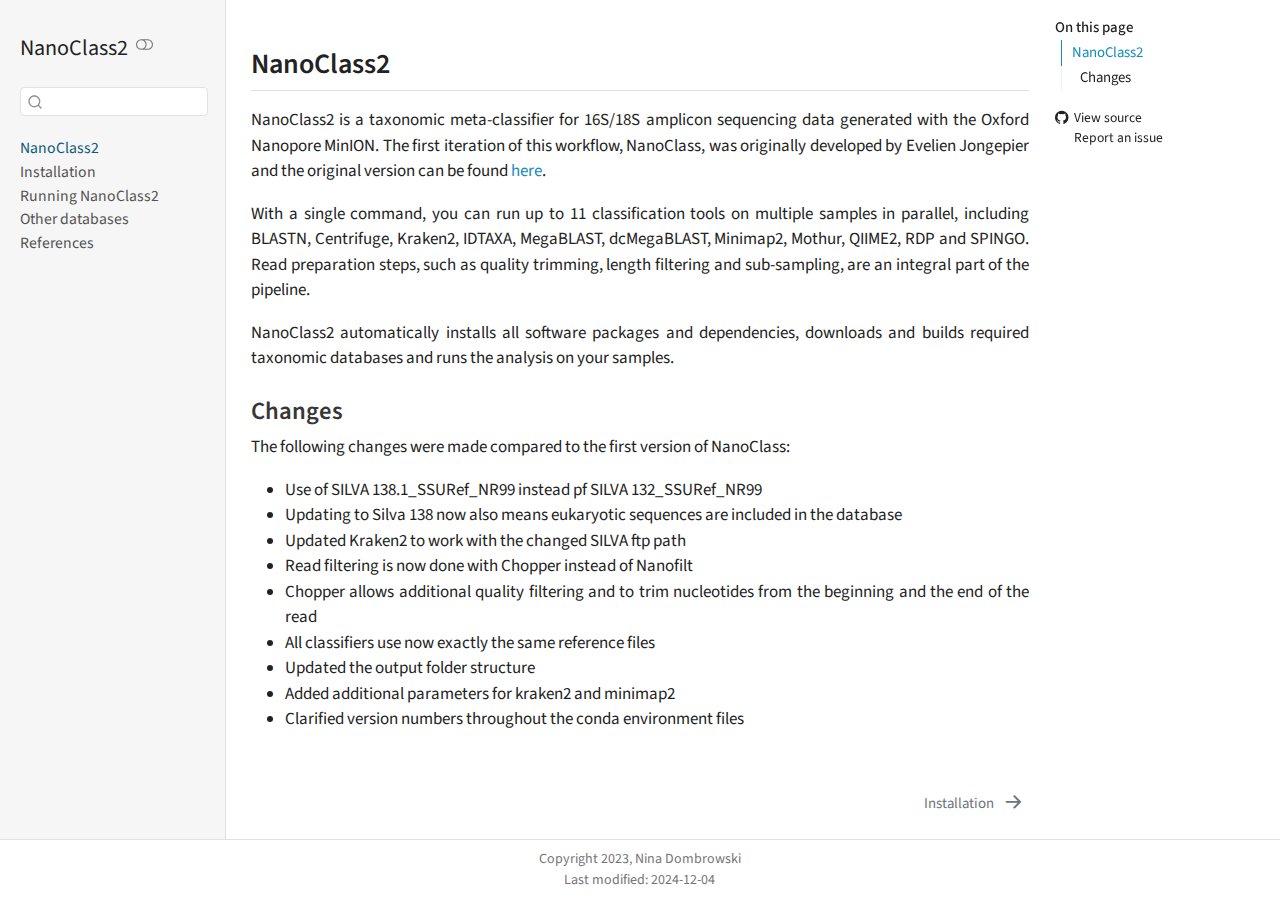
<file: docs/index.html>
<!DOCTYPE html>
<html xmlns="http://www.w3.org/1999/xhtml" lang="en" xml:lang="en"><head>

<meta charset="utf-8">
<meta name="generator" content="quarto-1.6.38">

<meta name="viewport" content="width=device-width, initial-scale=1.0, user-scalable=yes">


<title>NanoClass2</title>
<style>
code{white-space: pre-wrap;}
span.smallcaps{font-variant: small-caps;}
div.columns{display: flex; gap: min(4vw, 1.5em);}
div.column{flex: auto; overflow-x: auto;}
div.hanging-indent{margin-left: 1.5em; text-indent: -1.5em;}
ul.task-list{list-style: none;}
ul.task-list li input[type="checkbox"] {
  width: 0.8em;
  margin: 0 0.8em 0.2em -1em; /* quarto-specific, see https://github.com/quarto-dev/quarto-cli/issues/4556 */ 
  vertical-align: middle;
}
</style>


<script src="site_libs/quarto-nav/quarto-nav.js"></script>
<script src="site_libs/quarto-nav/headroom.min.js"></script>
<script src="site_libs/clipboard/clipboard.min.js"></script>
<script src="site_libs/quarto-search/autocomplete.umd.js"></script>
<script src="site_libs/quarto-search/fuse.min.js"></script>
<script src="site_libs/quarto-search/quarto-search.js"></script>
<meta name="quarto:offset" content="./">
<link href="./source/installation_instructions.html" rel="next">
<script src="site_libs/quarto-html/quarto.js"></script>
<script src="site_libs/quarto-html/popper.min.js"></script>
<script src="site_libs/quarto-html/tippy.umd.min.js"></script>
<script src="site_libs/quarto-html/anchor.min.js"></script>
<link href="site_libs/quarto-html/tippy.css" rel="stylesheet">
<link href="site_libs/quarto-html/quarto-syntax-highlighting-b663525e4b92bb903b2199e2d401bf36.css" rel="stylesheet" class="quarto-color-scheme" id="quarto-text-highlighting-styles">
<link href="site_libs/quarto-html/quarto-syntax-highlighting-dark-a1e4c769dfb8ba454fda448df42b92ec.css" rel="prefetch" class="quarto-color-scheme quarto-color-alternate" id="quarto-text-highlighting-styles">
<script src="site_libs/bootstrap/bootstrap.min.js"></script>
<link href="site_libs/bootstrap/bootstrap-icons.css" rel="stylesheet">
<link href="site_libs/bootstrap/bootstrap-441356639b5896dfc7bdc8041ace568d.min.css" rel="stylesheet" append-hash="true" class="quarto-color-scheme" id="quarto-bootstrap" data-mode="light">
<link href="site_libs/bootstrap/bootstrap-dark-e6a4b2ced79a6b557955bf8b87c44dc2.min.css" rel="prefetch" append-hash="true" class="quarto-color-scheme quarto-color-alternate" id="quarto-bootstrap" data-mode="dark">
<script id="quarto-search-options" type="application/json">{
  "location": "sidebar",
  "copy-button": false,
  "collapse-after": 3,
  "panel-placement": "start",
  "type": "textbox",
  "limit": 50,
  "keyboard-shortcut": [
    "f",
    "/",
    "s"
  ],
  "show-item-context": false,
  "language": {
    "search-no-results-text": "No results",
    "search-matching-documents-text": "matching documents",
    "search-copy-link-title": "Copy link to search",
    "search-hide-matches-text": "Hide additional matches",
    "search-more-match-text": "more match in this document",
    "search-more-matches-text": "more matches in this document",
    "search-clear-button-title": "Clear",
    "search-text-placeholder": "",
    "search-detached-cancel-button-title": "Cancel",
    "search-submit-button-title": "Submit",
    "search-label": "Search"
  }
}</script>


</head>

<body class="nav-sidebar docked">

<div id="quarto-search-results"></div>
  <header id="quarto-header" class="headroom fixed-top">
  <nav class="quarto-secondary-nav">
    <div class="container-fluid d-flex">
      <button type="button" class="quarto-btn-toggle btn" data-bs-toggle="collapse" role="button" data-bs-target=".quarto-sidebar-collapse-item" aria-controls="quarto-sidebar" aria-expanded="false" aria-label="Toggle sidebar navigation" onclick="if (window.quartoToggleHeadroom) { window.quartoToggleHeadroom(); }">
        <i class="bi bi-layout-text-sidebar-reverse"></i>
      </button>
        <nav class="quarto-page-breadcrumbs" aria-label="breadcrumb"><ol class="breadcrumb"><li class="breadcrumb-item"><a href="./index.html">NanoClass2</a></li></ol></nav>
        <a class="flex-grow-1" role="navigation" data-bs-toggle="collapse" data-bs-target=".quarto-sidebar-collapse-item" aria-controls="quarto-sidebar" aria-expanded="false" aria-label="Toggle sidebar navigation" onclick="if (window.quartoToggleHeadroom) { window.quartoToggleHeadroom(); }">      
        </a>
      <button type="button" class="btn quarto-search-button" aria-label="Search" onclick="window.quartoOpenSearch();">
        <i class="bi bi-search"></i>
      </button>
    </div>
  </nav>
</header>
<!-- content -->
<div id="quarto-content" class="quarto-container page-columns page-rows-contents page-layout-article">
<!-- sidebar -->
  <nav id="quarto-sidebar" class="sidebar collapse collapse-horizontal quarto-sidebar-collapse-item sidebar-navigation docked overflow-auto">
    <div class="pt-lg-2 mt-2 text-left sidebar-header">
    <div class="sidebar-title mb-0 py-0">
      <a href="./">NanoClass2</a> 
        <div class="sidebar-tools-main">
  <a href="" class="quarto-color-scheme-toggle quarto-navigation-tool  px-1" onclick="window.quartoToggleColorScheme(); return false;" title="Toggle dark mode"><i class="bi"></i></a>
</div>
    </div>
      </div>
        <div class="mt-2 flex-shrink-0 align-items-center">
        <div class="sidebar-search">
        <div id="quarto-search" class="" title="Search"></div>
        </div>
        </div>
    <div class="sidebar-menu-container"> 
    <ul class="list-unstyled mt-1">
        <li class="sidebar-item">
  <div class="sidebar-item-container"> 
  <a href="./index.html" class="sidebar-item-text sidebar-link active">
 <span class="menu-text">NanoClass2</span></a>
  </div>
</li>
        <li class="sidebar-item">
  <div class="sidebar-item-container"> 
  <a href="./source/installation_instructions.html" class="sidebar-item-text sidebar-link">
 <span class="menu-text">Installation</span></a>
  </div>
</li>
        <li class="sidebar-item">
  <div class="sidebar-item-container"> 
  <a href="./source/run_nanoclass.html" class="sidebar-item-text sidebar-link">
 <span class="menu-text">Running NanoClass2</span></a>
  </div>
</li>
        <li class="sidebar-item">
  <div class="sidebar-item-container"> 
  <a href="./source/other_dbs.html" class="sidebar-item-text sidebar-link">
 <span class="menu-text">Other databases</span></a>
  </div>
</li>
        <li class="sidebar-item">
  <div class="sidebar-item-container"> 
  <a href="./source/references.html" class="sidebar-item-text sidebar-link">
 <span class="menu-text">References</span></a>
  </div>
</li>
    </ul>
    </div>
</nav>
<div id="quarto-sidebar-glass" class="quarto-sidebar-collapse-item" data-bs-toggle="collapse" data-bs-target=".quarto-sidebar-collapse-item"></div>
<!-- margin-sidebar -->
    <div id="quarto-margin-sidebar" class="sidebar margin-sidebar">
        <nav id="TOC" role="doc-toc" class="toc-active">
    <h2 id="toc-title">On this page</h2>
   
  <ul>
  <li><a href="#nanoclass2" id="toc-nanoclass2" class="nav-link active" data-scroll-target="#nanoclass2">NanoClass2</a>
  <ul class="collapse">
  <li><a href="#changes" id="toc-changes" class="nav-link" data-scroll-target="#changes">Changes</a></li>
  </ul></li>
  </ul>
<div class="toc-actions"><ul><li><a href="https://github.com/ndombrowski/NanoClass2/blob/main/index.qmd" class="toc-action"><i class="bi bi-github"></i>View source</a></li><li><a href="https://github.com/ndombrowski/NanoClass2/issues/new" class="toc-action"><i class="bi empty"></i>Report an issue</a></li></ul></div></nav>
    </div>
<!-- main -->
<main class="content" id="quarto-document-content"><header id="title-block-header" class="quarto-title-block"></header>

<header id="title-block-header">


</header>


<section id="nanoclass2" class="level2" style="text-align: justify">
<h2 class="anchored" data-anchor-id="nanoclass2">NanoClass2</h2>
<p>NanoClass2 is a taxonomic meta-classifier for 16S/18S amplicon sequencing data generated with the Oxford Nanopore MinION. The first iteration of this workflow, NanoClass, was originally developed by Evelien Jongepier and the original version can be found <a href="https://ejongepier.github.io/NanoClass/getting_started.html">here</a>.</p>
<p>With a single command, you can run up to 11 classification tools on multiple samples in parallel, including BLASTN, Centrifuge, Kraken2, IDTAXA, MegaBLAST, dcMegaBLAST, Minimap2, Mothur, QIIME2, RDP and SPINGO. Read preparation steps, such as quality trimming, length filtering and sub-sampling, are an integral part of the pipeline.</p>
<p>NanoClass2 automatically installs all software packages and dependencies, downloads and builds required taxonomic databases and runs the analysis on your samples.</p>
<section id="changes" class="level3">
<h3 class="anchored" data-anchor-id="changes">Changes</h3>
<p>The following changes were made compared to the first version of NanoClass:</p>
<ul>
<li>Use of SILVA 138.1_SSURef_NR99 instead pf SILVA 132_SSURef_NR99</li>
<li>Updating to Silva 138 now also means eukaryotic sequences are included in the database</li>
<li>Updated Kraken2 to work with the changed SILVA ftp path</li>
<li>Read filtering is now done with Chopper instead of Nanofilt</li>
<li>Chopper allows additional quality filtering and to trim nucleotides from the beginning and the end of the read</li>
<li>All classifiers use now exactly the same reference files</li>
<li>Updated the output folder structure</li>
<li>Added additional parameters for kraken2 and minimap2</li>
<li>Clarified version numbers throughout the conda environment files</li>
</ul>


</section>
</section>

</main> <!-- /main -->
<script id="quarto-html-after-body" type="application/javascript">
window.document.addEventListener("DOMContentLoaded", function (event) {
  const toggleBodyColorMode = (bsSheetEl) => {
    const mode = bsSheetEl.getAttribute("data-mode");
    const bodyEl = window.document.querySelector("body");
    if (mode === "dark") {
      bodyEl.classList.add("quarto-dark");
      bodyEl.classList.remove("quarto-light");
    } else {
      bodyEl.classList.add("quarto-light");
      bodyEl.classList.remove("quarto-dark");
    }
  }
  const toggleBodyColorPrimary = () => {
    const bsSheetEl = window.document.querySelector("link#quarto-bootstrap");
    if (bsSheetEl) {
      toggleBodyColorMode(bsSheetEl);
    }
  }
  toggleBodyColorPrimary();  
  const disableStylesheet = (stylesheets) => {
    for (let i=0; i < stylesheets.length; i++) {
      const stylesheet = stylesheets[i];
      stylesheet.rel = 'prefetch';
    }
  }
  const enableStylesheet = (stylesheets) => {
    for (let i=0; i < stylesheets.length; i++) {
      const stylesheet = stylesheets[i];
      stylesheet.rel = 'stylesheet';
    }
  }
  const manageTransitions = (selector, allowTransitions) => {
    const els = window.document.querySelectorAll(selector);
    for (let i=0; i < els.length; i++) {
      const el = els[i];
      if (allowTransitions) {
        el.classList.remove('notransition');
      } else {
        el.classList.add('notransition');
      }
    }
  }
  const toggleGiscusIfUsed = (isAlternate, darkModeDefault) => {
    const baseTheme = document.querySelector('#giscus-base-theme')?.value ?? 'light';
    const alternateTheme = document.querySelector('#giscus-alt-theme')?.value ?? 'dark';
    let newTheme = '';
    if(darkModeDefault) {
      newTheme = isAlternate ? baseTheme : alternateTheme;
    } else {
      newTheme = isAlternate ? alternateTheme : baseTheme;
    }
    const changeGiscusTheme = () => {
      // From: https://github.com/giscus/giscus/issues/336
      const sendMessage = (message) => {
        const iframe = document.querySelector('iframe.giscus-frame');
        if (!iframe) return;
        iframe.contentWindow.postMessage({ giscus: message }, 'https://giscus.app');
      }
      sendMessage({
        setConfig: {
          theme: newTheme
        }
      });
    }
    const isGiscussLoaded = window.document.querySelector('iframe.giscus-frame') !== null;
    if (isGiscussLoaded) {
      changeGiscusTheme();
    }
  }
  const toggleColorMode = (alternate) => {
    // Switch the stylesheets
    const alternateStylesheets = window.document.querySelectorAll('link.quarto-color-scheme.quarto-color-alternate');
    manageTransitions('#quarto-margin-sidebar .nav-link', false);
    if (alternate) {
      enableStylesheet(alternateStylesheets);
      for (const sheetNode of alternateStylesheets) {
        if (sheetNode.id === "quarto-bootstrap") {
          toggleBodyColorMode(sheetNode);
        }
      }
    } else {
      disableStylesheet(alternateStylesheets);
      toggleBodyColorPrimary();
    }
    manageTransitions('#quarto-margin-sidebar .nav-link', true);
    // Switch the toggles
    const toggles = window.document.querySelectorAll('.quarto-color-scheme-toggle');
    for (let i=0; i < toggles.length; i++) {
      const toggle = toggles[i];
      if (toggle) {
        if (alternate) {
          toggle.classList.add("alternate");     
        } else {
          toggle.classList.remove("alternate");
        }
      }
    }
    // Hack to workaround the fact that safari doesn't
    // properly recolor the scrollbar when toggling (#1455)
    if (navigator.userAgent.indexOf('Safari') > 0 && navigator.userAgent.indexOf('Chrome') == -1) {
      manageTransitions("body", false);
      window.scrollTo(0, 1);
      setTimeout(() => {
        window.scrollTo(0, 0);
        manageTransitions("body", true);
      }, 40);  
    }
  }
  const isFileUrl = () => { 
    return window.location.protocol === 'file:';
  }
  const hasAlternateSentinel = () => {  
    let styleSentinel = getColorSchemeSentinel();
    if (styleSentinel !== null) {
      return styleSentinel === "alternate";
    } else {
      return false;
    }
  }
  const setStyleSentinel = (alternate) => {
    const value = alternate ? "alternate" : "default";
    if (!isFileUrl()) {
      window.localStorage.setItem("quarto-color-scheme", value);
    } else {
      localAlternateSentinel = value;
    }
  }
  const getColorSchemeSentinel = () => {
    if (!isFileUrl()) {
      const storageValue = window.localStorage.getItem("quarto-color-scheme");
      return storageValue != null ? storageValue : localAlternateSentinel;
    } else {
      return localAlternateSentinel;
    }
  }
  const darkModeDefault = false;
  let localAlternateSentinel = darkModeDefault ? 'alternate' : 'default';
  // Dark / light mode switch
  window.quartoToggleColorScheme = () => {
    // Read the current dark / light value 
    let toAlternate = !hasAlternateSentinel();
    toggleColorMode(toAlternate);
    setStyleSentinel(toAlternate);
    toggleGiscusIfUsed(toAlternate, darkModeDefault);
  };
  // Ensure there is a toggle, if there isn't float one in the top right
  if (window.document.querySelector('.quarto-color-scheme-toggle') === null) {
    const a = window.document.createElement('a');
    a.classList.add('top-right');
    a.classList.add('quarto-color-scheme-toggle');
    a.href = "";
    a.onclick = function() { try { window.quartoToggleColorScheme(); } catch {} return false; };
    const i = window.document.createElement("i");
    i.classList.add('bi');
    a.appendChild(i);
    window.document.body.appendChild(a);
  }
  // Switch to dark mode if need be
  if (hasAlternateSentinel()) {
    toggleColorMode(true);
  } else {
    toggleColorMode(false);
  }
  const icon = "";
  const anchorJS = new window.AnchorJS();
  anchorJS.options = {
    placement: 'right',
    icon: icon
  };
  anchorJS.add('.anchored');
  const isCodeAnnotation = (el) => {
    for (const clz of el.classList) {
      if (clz.startsWith('code-annotation-')) {                     
        return true;
      }
    }
    return false;
  }
  const onCopySuccess = function(e) {
    // button target
    const button = e.trigger;
    // don't keep focus
    button.blur();
    // flash "checked"
    button.classList.add('code-copy-button-checked');
    var currentTitle = button.getAttribute("title");
    button.setAttribute("title", "Copied!");
    let tooltip;
    if (window.bootstrap) {
      button.setAttribute("data-bs-toggle", "tooltip");
      button.setAttribute("data-bs-placement", "left");
      button.setAttribute("data-bs-title", "Copied!");
      tooltip = new bootstrap.Tooltip(button, 
        { trigger: "manual", 
          customClass: "code-copy-button-tooltip",
          offset: [0, -8]});
      tooltip.show();    
    }
    setTimeout(function() {
      if (tooltip) {
        tooltip.hide();
        button.removeAttribute("data-bs-title");
        button.removeAttribute("data-bs-toggle");
        button.removeAttribute("data-bs-placement");
      }
      button.setAttribute("title", currentTitle);
      button.classList.remove('code-copy-button-checked');
    }, 1000);
    // clear code selection
    e.clearSelection();
  }
  const getTextToCopy = function(trigger) {
      const codeEl = trigger.previousElementSibling.cloneNode(true);
      for (const childEl of codeEl.children) {
        if (isCodeAnnotation(childEl)) {
          childEl.remove();
        }
      }
      return codeEl.innerText;
  }
  const clipboard = new window.ClipboardJS('.code-copy-button:not([data-in-quarto-modal])', {
    text: getTextToCopy
  });
  clipboard.on('success', onCopySuccess);
  if (window.document.getElementById('quarto-embedded-source-code-modal')) {
    const clipboardModal = new window.ClipboardJS('.code-copy-button[data-in-quarto-modal]', {
      text: getTextToCopy,
      container: window.document.getElementById('quarto-embedded-source-code-modal')
    });
    clipboardModal.on('success', onCopySuccess);
  }
    var localhostRegex = new RegExp(/^(?:http|https):\/\/localhost\:?[0-9]*\//);
    var mailtoRegex = new RegExp(/^mailto:/);
      var filterRegex = new RegExp('/' + window.location.host + '/');
    var isInternal = (href) => {
        return filterRegex.test(href) || localhostRegex.test(href) || mailtoRegex.test(href);
    }
    // Inspect non-navigation links and adorn them if external
 	var links = window.document.querySelectorAll('a[href]:not(.nav-link):not(.navbar-brand):not(.toc-action):not(.sidebar-link):not(.sidebar-item-toggle):not(.pagination-link):not(.no-external):not([aria-hidden]):not(.dropdown-item):not(.quarto-navigation-tool):not(.about-link)');
    for (var i=0; i<links.length; i++) {
      const link = links[i];
      if (!isInternal(link.href)) {
        // undo the damage that might have been done by quarto-nav.js in the case of
        // links that we want to consider external
        if (link.dataset.originalHref !== undefined) {
          link.href = link.dataset.originalHref;
        }
      }
    }
  function tippyHover(el, contentFn, onTriggerFn, onUntriggerFn) {
    const config = {
      allowHTML: true,
      maxWidth: 500,
      delay: 100,
      arrow: false,
      appendTo: function(el) {
          return el.parentElement;
      },
      interactive: true,
      interactiveBorder: 10,
      theme: 'quarto',
      placement: 'bottom-start',
    };
    if (contentFn) {
      config.content = contentFn;
    }
    if (onTriggerFn) {
      config.onTrigger = onTriggerFn;
    }
    if (onUntriggerFn) {
      config.onUntrigger = onUntriggerFn;
    }
    window.tippy(el, config); 
  }
  const noterefs = window.document.querySelectorAll('a[role="doc-noteref"]');
  for (var i=0; i<noterefs.length; i++) {
    const ref = noterefs[i];
    tippyHover(ref, function() {
      // use id or data attribute instead here
      let href = ref.getAttribute('data-footnote-href') || ref.getAttribute('href');
      try { href = new URL(href).hash; } catch {}
      const id = href.replace(/^#\/?/, "");
      const note = window.document.getElementById(id);
      if (note) {
        return note.innerHTML;
      } else {
        return "";
      }
    });
  }
  const xrefs = window.document.querySelectorAll('a.quarto-xref');
  const processXRef = (id, note) => {
    // Strip column container classes
    const stripColumnClz = (el) => {
      el.classList.remove("page-full", "page-columns");
      if (el.children) {
        for (const child of el.children) {
          stripColumnClz(child);
        }
      }
    }
    stripColumnClz(note)
    if (id === null || id.startsWith('sec-')) {
      // Special case sections, only their first couple elements
      const container = document.createElement("div");
      if (note.children && note.children.length > 2) {
        container.appendChild(note.children[0].cloneNode(true));
        for (let i = 1; i < note.children.length; i++) {
          const child = note.children[i];
          if (child.tagName === "P" && child.innerText === "") {
            continue;
          } else {
            container.appendChild(child.cloneNode(true));
            break;
          }
        }
        if (window.Quarto?.typesetMath) {
          window.Quarto.typesetMath(container);
        }
        return container.innerHTML
      } else {
        if (window.Quarto?.typesetMath) {
          window.Quarto.typesetMath(note);
        }
        return note.innerHTML;
      }
    } else {
      // Remove any anchor links if they are present
      const anchorLink = note.querySelector('a.anchorjs-link');
      if (anchorLink) {
        anchorLink.remove();
      }
      if (window.Quarto?.typesetMath) {
        window.Quarto.typesetMath(note);
      }
      if (note.classList.contains("callout")) {
        return note.outerHTML;
      } else {
        return note.innerHTML;
      }
    }
  }
  for (var i=0; i<xrefs.length; i++) {
    const xref = xrefs[i];
    tippyHover(xref, undefined, function(instance) {
      instance.disable();
      let url = xref.getAttribute('href');
      let hash = undefined; 
      if (url.startsWith('#')) {
        hash = url;
      } else {
        try { hash = new URL(url).hash; } catch {}
      }
      if (hash) {
        const id = hash.replace(/^#\/?/, "");
        const note = window.document.getElementById(id);
        if (note !== null) {
          try {
            const html = processXRef(id, note.cloneNode(true));
            instance.setContent(html);
          } finally {
            instance.enable();
            instance.show();
          }
        } else {
          // See if we can fetch this
          fetch(url.split('#')[0])
          .then(res => res.text())
          .then(html => {
            const parser = new DOMParser();
            const htmlDoc = parser.parseFromString(html, "text/html");
            const note = htmlDoc.getElementById(id);
            if (note !== null) {
              const html = processXRef(id, note);
              instance.setContent(html);
            } 
          }).finally(() => {
            instance.enable();
            instance.show();
          });
        }
      } else {
        // See if we can fetch a full url (with no hash to target)
        // This is a special case and we should probably do some content thinning / targeting
        fetch(url)
        .then(res => res.text())
        .then(html => {
          const parser = new DOMParser();
          const htmlDoc = parser.parseFromString(html, "text/html");
          const note = htmlDoc.querySelector('main.content');
          if (note !== null) {
            // This should only happen for chapter cross references
            // (since there is no id in the URL)
            // remove the first header
            if (note.children.length > 0 && note.children[0].tagName === "HEADER") {
              note.children[0].remove();
            }
            const html = processXRef(null, note);
            instance.setContent(html);
          } 
        }).finally(() => {
          instance.enable();
          instance.show();
        });
      }
    }, function(instance) {
    });
  }
      let selectedAnnoteEl;
      const selectorForAnnotation = ( cell, annotation) => {
        let cellAttr = 'data-code-cell="' + cell + '"';
        let lineAttr = 'data-code-annotation="' +  annotation + '"';
        const selector = 'span[' + cellAttr + '][' + lineAttr + ']';
        return selector;
      }
      const selectCodeLines = (annoteEl) => {
        const doc = window.document;
        const targetCell = annoteEl.getAttribute("data-target-cell");
        const targetAnnotation = annoteEl.getAttribute("data-target-annotation");
        const annoteSpan = window.document.querySelector(selectorForAnnotation(targetCell, targetAnnotation));
        const lines = annoteSpan.getAttribute("data-code-lines").split(",");
        const lineIds = lines.map((line) => {
          return targetCell + "-" + line;
        })
        let top = null;
        let height = null;
        let parent = null;
        if (lineIds.length > 0) {
            //compute the position of the single el (top and bottom and make a div)
            const el = window.document.getElementById(lineIds[0]);
            top = el.offsetTop;
            height = el.offsetHeight;
            parent = el.parentElement.parentElement;
          if (lineIds.length > 1) {
            const lastEl = window.document.getElementById(lineIds[lineIds.length - 1]);
            const bottom = lastEl.offsetTop + lastEl.offsetHeight;
            height = bottom - top;
          }
          if (top !== null && height !== null && parent !== null) {
            // cook up a div (if necessary) and position it 
            let div = window.document.getElementById("code-annotation-line-highlight");
            if (div === null) {
              div = window.document.createElement("div");
              div.setAttribute("id", "code-annotation-line-highlight");
              div.style.position = 'absolute';
              parent.appendChild(div);
            }
            div.style.top = top - 2 + "px";
            div.style.height = height + 4 + "px";
            div.style.left = 0;
            let gutterDiv = window.document.getElementById("code-annotation-line-highlight-gutter");
            if (gutterDiv === null) {
              gutterDiv = window.document.createElement("div");
              gutterDiv.setAttribute("id", "code-annotation-line-highlight-gutter");
              gutterDiv.style.position = 'absolute';
              const codeCell = window.document.getElementById(targetCell);
              const gutter = codeCell.querySelector('.code-annotation-gutter');
              gutter.appendChild(gutterDiv);
            }
            gutterDiv.style.top = top - 2 + "px";
            gutterDiv.style.height = height + 4 + "px";
          }
          selectedAnnoteEl = annoteEl;
        }
      };
      const unselectCodeLines = () => {
        const elementsIds = ["code-annotation-line-highlight", "code-annotation-line-highlight-gutter"];
        elementsIds.forEach((elId) => {
          const div = window.document.getElementById(elId);
          if (div) {
            div.remove();
          }
        });
        selectedAnnoteEl = undefined;
      };
        // Handle positioning of the toggle
    window.addEventListener(
      "resize",
      throttle(() => {
        elRect = undefined;
        if (selectedAnnoteEl) {
          selectCodeLines(selectedAnnoteEl);
        }
      }, 10)
    );
    function throttle(fn, ms) {
    let throttle = false;
    let timer;
      return (...args) => {
        if(!throttle) { // first call gets through
            fn.apply(this, args);
            throttle = true;
        } else { // all the others get throttled
            if(timer) clearTimeout(timer); // cancel #2
            timer = setTimeout(() => {
              fn.apply(this, args);
              timer = throttle = false;
            }, ms);
        }
      };
    }
      // Attach click handler to the DT
      const annoteDls = window.document.querySelectorAll('dt[data-target-cell]');
      for (const annoteDlNode of annoteDls) {
        annoteDlNode.addEventListener('click', (event) => {
          const clickedEl = event.target;
          if (clickedEl !== selectedAnnoteEl) {
            unselectCodeLines();
            const activeEl = window.document.querySelector('dt[data-target-cell].code-annotation-active');
            if (activeEl) {
              activeEl.classList.remove('code-annotation-active');
            }
            selectCodeLines(clickedEl);
            clickedEl.classList.add('code-annotation-active');
          } else {
            // Unselect the line
            unselectCodeLines();
            clickedEl.classList.remove('code-annotation-active');
          }
        });
      }
  const findCites = (el) => {
    const parentEl = el.parentElement;
    if (parentEl) {
      const cites = parentEl.dataset.cites;
      if (cites) {
        return {
          el,
          cites: cites.split(' ')
        };
      } else {
        return findCites(el.parentElement)
      }
    } else {
      return undefined;
    }
  };
  var bibliorefs = window.document.querySelectorAll('a[role="doc-biblioref"]');
  for (var i=0; i<bibliorefs.length; i++) {
    const ref = bibliorefs[i];
    const citeInfo = findCites(ref);
    if (citeInfo) {
      tippyHover(citeInfo.el, function() {
        var popup = window.document.createElement('div');
        citeInfo.cites.forEach(function(cite) {
          var citeDiv = window.document.createElement('div');
          citeDiv.classList.add('hanging-indent');
          citeDiv.classList.add('csl-entry');
          var biblioDiv = window.document.getElementById('ref-' + cite);
          if (biblioDiv) {
            citeDiv.innerHTML = biblioDiv.innerHTML;
          }
          popup.appendChild(citeDiv);
        });
        return popup.innerHTML;
      });
    }
  }
});
</script>
<nav class="page-navigation">
  <div class="nav-page nav-page-previous">
  </div>
  <div class="nav-page nav-page-next">
      <a href="./source/installation_instructions.html" class="pagination-link" aria-label="Installation">
        <span class="nav-page-text">Installation</span> <i class="bi bi-arrow-right-short"></i>
      </a>
  </div>
</nav>
</div> <!-- /content -->
<footer class="footer">
  <div class="nav-footer">
    <div class="nav-footer-left">
      &nbsp;
    </div>   
    <div class="nav-footer-center">
<p>Copyright 2023, Nina Dombrowski<br>
Last modified: 2024-12-04</p>
<div class="toc-actions d-sm-block d-md-none"><ul><li><a href="https://github.com/ndombrowski/NanoClass2/blob/main/index.qmd" class="toc-action"><i class="bi bi-github"></i>View source</a></li><li><a href="https://github.com/ndombrowski/NanoClass2/issues/new" class="toc-action"><i class="bi empty"></i>Report an issue</a></li></ul></div></div>
    <div class="nav-footer-right">
      &nbsp;
    </div>
  </div>
</footer>




</body></html>
</file>
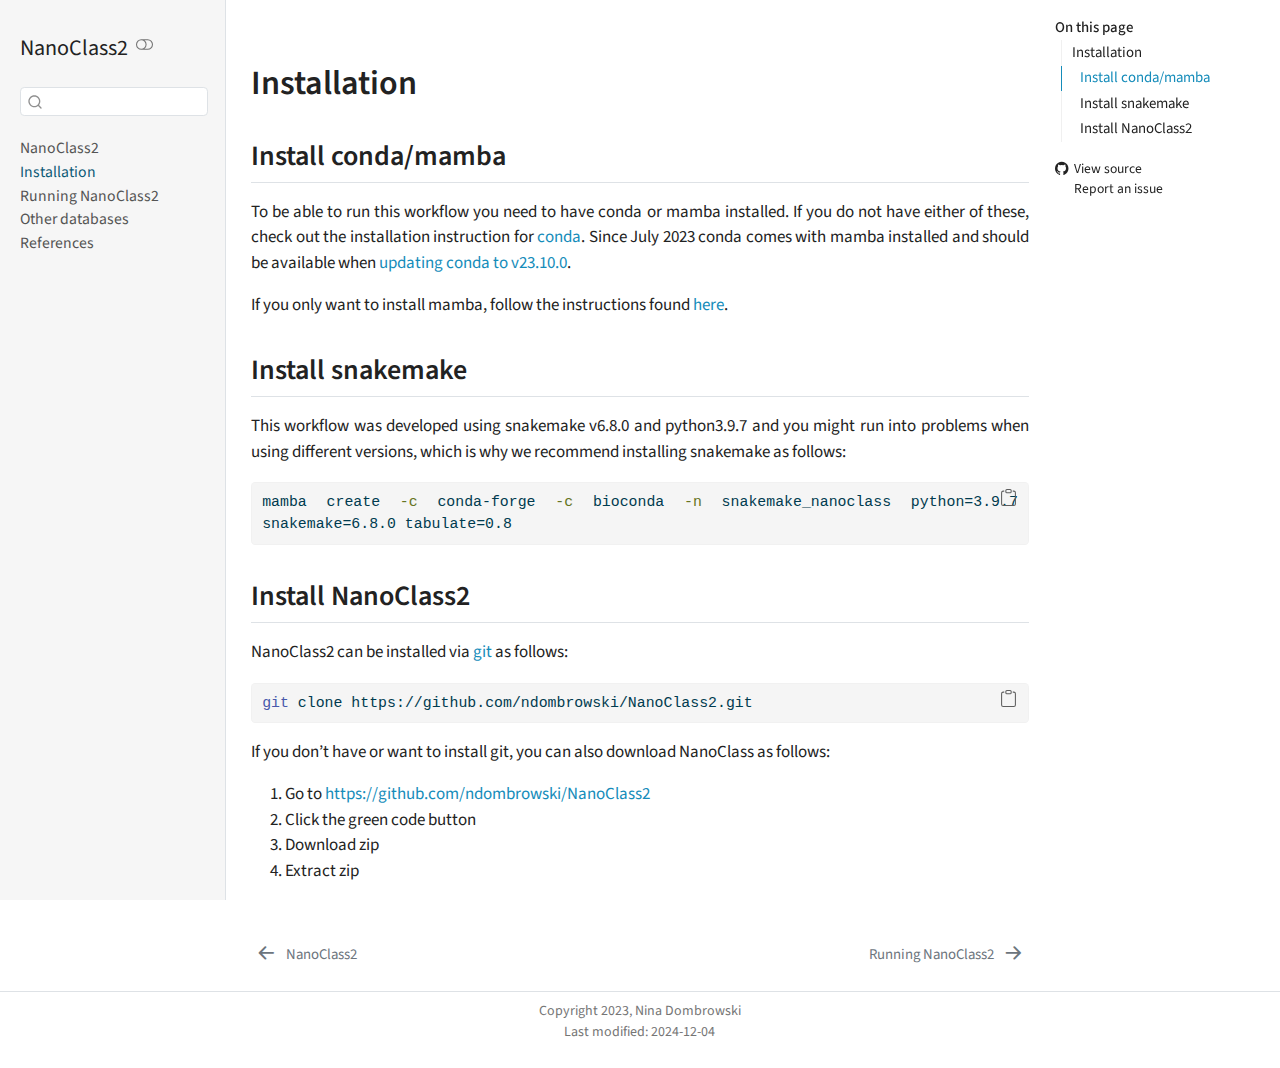
<file: docs/source/installation_instructions.html>
<!DOCTYPE html>
<html xmlns="http://www.w3.org/1999/xhtml" lang="en" xml:lang="en"><head>

<meta charset="utf-8">
<meta name="generator" content="quarto-1.6.38">

<meta name="viewport" content="width=device-width, initial-scale=1.0, user-scalable=yes">


<title>installation_instructions – NanoClass2</title>
<style>
code{white-space: pre-wrap;}
span.smallcaps{font-variant: small-caps;}
div.columns{display: flex; gap: min(4vw, 1.5em);}
div.column{flex: auto; overflow-x: auto;}
div.hanging-indent{margin-left: 1.5em; text-indent: -1.5em;}
ul.task-list{list-style: none;}
ul.task-list li input[type="checkbox"] {
  width: 0.8em;
  margin: 0 0.8em 0.2em -1em; /* quarto-specific, see https://github.com/quarto-dev/quarto-cli/issues/4556 */ 
  vertical-align: middle;
}
/* CSS for syntax highlighting */
pre > code.sourceCode { white-space: pre; position: relative; }
pre > code.sourceCode > span { line-height: 1.25; }
pre > code.sourceCode > span:empty { height: 1.2em; }
.sourceCode { overflow: visible; }
code.sourceCode > span { color: inherit; text-decoration: inherit; }
div.sourceCode { margin: 1em 0; }
pre.sourceCode { margin: 0; }
@media screen {
div.sourceCode { overflow: auto; }
}
@media print {
pre > code.sourceCode { white-space: pre-wrap; }
pre > code.sourceCode > span { display: inline-block; text-indent: -5em; padding-left: 5em; }
}
pre.numberSource code
  { counter-reset: source-line 0; }
pre.numberSource code > span
  { position: relative; left: -4em; counter-increment: source-line; }
pre.numberSource code > span > a:first-child::before
  { content: counter(source-line);
    position: relative; left: -1em; text-align: right; vertical-align: baseline;
    border: none; display: inline-block;
    -webkit-touch-callout: none; -webkit-user-select: none;
    -khtml-user-select: none; -moz-user-select: none;
    -ms-user-select: none; user-select: none;
    padding: 0 4px; width: 4em;
  }
pre.numberSource { margin-left: 3em;  padding-left: 4px; }
div.sourceCode
  {   }
@media screen {
pre > code.sourceCode > span > a:first-child::before { text-decoration: underline; }
}
</style>


<script src="../site_libs/quarto-nav/quarto-nav.js"></script>
<script src="../site_libs/quarto-nav/headroom.min.js"></script>
<script src="../site_libs/clipboard/clipboard.min.js"></script>
<script src="../site_libs/quarto-search/autocomplete.umd.js"></script>
<script src="../site_libs/quarto-search/fuse.min.js"></script>
<script src="../site_libs/quarto-search/quarto-search.js"></script>
<meta name="quarto:offset" content="../">
<link href="../source/run_nanoclass.html" rel="next">
<link href="../index.html" rel="prev">
<script src="../site_libs/quarto-html/quarto.js"></script>
<script src="../site_libs/quarto-html/popper.min.js"></script>
<script src="../site_libs/quarto-html/tippy.umd.min.js"></script>
<script src="../site_libs/quarto-html/anchor.min.js"></script>
<link href="../site_libs/quarto-html/tippy.css" rel="stylesheet">
<link href="../site_libs/quarto-html/quarto-syntax-highlighting-b663525e4b92bb903b2199e2d401bf36.css" rel="stylesheet" class="quarto-color-scheme" id="quarto-text-highlighting-styles">
<link href="../site_libs/quarto-html/quarto-syntax-highlighting-dark-a1e4c769dfb8ba454fda448df42b92ec.css" rel="prefetch" class="quarto-color-scheme quarto-color-alternate" id="quarto-text-highlighting-styles">
<script src="../site_libs/bootstrap/bootstrap.min.js"></script>
<link href="../site_libs/bootstrap/bootstrap-icons.css" rel="stylesheet">
<link href="../site_libs/bootstrap/bootstrap-441356639b5896dfc7bdc8041ace568d.min.css" rel="stylesheet" append-hash="true" class="quarto-color-scheme" id="quarto-bootstrap" data-mode="light">
<link href="../site_libs/bootstrap/bootstrap-dark-e6a4b2ced79a6b557955bf8b87c44dc2.min.css" rel="prefetch" append-hash="true" class="quarto-color-scheme quarto-color-alternate" id="quarto-bootstrap" data-mode="dark">
<script id="quarto-search-options" type="application/json">{
  "location": "sidebar",
  "copy-button": false,
  "collapse-after": 3,
  "panel-placement": "start",
  "type": "textbox",
  "limit": 50,
  "keyboard-shortcut": [
    "f",
    "/",
    "s"
  ],
  "show-item-context": false,
  "language": {
    "search-no-results-text": "No results",
    "search-matching-documents-text": "matching documents",
    "search-copy-link-title": "Copy link to search",
    "search-hide-matches-text": "Hide additional matches",
    "search-more-match-text": "more match in this document",
    "search-more-matches-text": "more matches in this document",
    "search-clear-button-title": "Clear",
    "search-text-placeholder": "",
    "search-detached-cancel-button-title": "Cancel",
    "search-submit-button-title": "Submit",
    "search-label": "Search"
  }
}</script>


</head>

<body class="nav-sidebar docked">

<div id="quarto-search-results"></div>
  <header id="quarto-header" class="headroom fixed-top">
  <nav class="quarto-secondary-nav">
    <div class="container-fluid d-flex">
      <button type="button" class="quarto-btn-toggle btn" data-bs-toggle="collapse" role="button" data-bs-target=".quarto-sidebar-collapse-item" aria-controls="quarto-sidebar" aria-expanded="false" aria-label="Toggle sidebar navigation" onclick="if (window.quartoToggleHeadroom) { window.quartoToggleHeadroom(); }">
        <i class="bi bi-layout-text-sidebar-reverse"></i>
      </button>
        <nav class="quarto-page-breadcrumbs" aria-label="breadcrumb"><ol class="breadcrumb"><li class="breadcrumb-item"><a href="../source/installation_instructions.html">Installation</a></li></ol></nav>
        <a class="flex-grow-1" role="navigation" data-bs-toggle="collapse" data-bs-target=".quarto-sidebar-collapse-item" aria-controls="quarto-sidebar" aria-expanded="false" aria-label="Toggle sidebar navigation" onclick="if (window.quartoToggleHeadroom) { window.quartoToggleHeadroom(); }">      
        </a>
      <button type="button" class="btn quarto-search-button" aria-label="Search" onclick="window.quartoOpenSearch();">
        <i class="bi bi-search"></i>
      </button>
    </div>
  </nav>
</header>
<!-- content -->
<div id="quarto-content" class="quarto-container page-columns page-rows-contents page-layout-article">
<!-- sidebar -->
  <nav id="quarto-sidebar" class="sidebar collapse collapse-horizontal quarto-sidebar-collapse-item sidebar-navigation docked overflow-auto">
    <div class="pt-lg-2 mt-2 text-left sidebar-header">
    <div class="sidebar-title mb-0 py-0">
      <a href="../">NanoClass2</a> 
        <div class="sidebar-tools-main">
  <a href="" class="quarto-color-scheme-toggle quarto-navigation-tool  px-1" onclick="window.quartoToggleColorScheme(); return false;" title="Toggle dark mode"><i class="bi"></i></a>
</div>
    </div>
      </div>
        <div class="mt-2 flex-shrink-0 align-items-center">
        <div class="sidebar-search">
        <div id="quarto-search" class="" title="Search"></div>
        </div>
        </div>
    <div class="sidebar-menu-container"> 
    <ul class="list-unstyled mt-1">
        <li class="sidebar-item">
  <div class="sidebar-item-container"> 
  <a href="../index.html" class="sidebar-item-text sidebar-link">
 <span class="menu-text">NanoClass2</span></a>
  </div>
</li>
        <li class="sidebar-item">
  <div class="sidebar-item-container"> 
  <a href="../source/installation_instructions.html" class="sidebar-item-text sidebar-link active">
 <span class="menu-text">Installation</span></a>
  </div>
</li>
        <li class="sidebar-item">
  <div class="sidebar-item-container"> 
  <a href="../source/run_nanoclass.html" class="sidebar-item-text sidebar-link">
 <span class="menu-text">Running NanoClass2</span></a>
  </div>
</li>
        <li class="sidebar-item">
  <div class="sidebar-item-container"> 
  <a href="../source/other_dbs.html" class="sidebar-item-text sidebar-link">
 <span class="menu-text">Other databases</span></a>
  </div>
</li>
        <li class="sidebar-item">
  <div class="sidebar-item-container"> 
  <a href="../source/references.html" class="sidebar-item-text sidebar-link">
 <span class="menu-text">References</span></a>
  </div>
</li>
    </ul>
    </div>
</nav>
<div id="quarto-sidebar-glass" class="quarto-sidebar-collapse-item" data-bs-toggle="collapse" data-bs-target=".quarto-sidebar-collapse-item"></div>
<!-- margin-sidebar -->
    <div id="quarto-margin-sidebar" class="sidebar margin-sidebar">
        <nav id="TOC" role="doc-toc" class="toc-active">
    <h2 id="toc-title">On this page</h2>
   
  <ul>
  <li><a href="#installation" id="toc-installation" class="nav-link active" data-scroll-target="#installation">Installation</a>
  <ul class="collapse">
  <li><a href="#install-condamamba" id="toc-install-condamamba" class="nav-link" data-scroll-target="#install-condamamba">Install conda/mamba</a></li>
  <li><a href="#install-snakemake" id="toc-install-snakemake" class="nav-link" data-scroll-target="#install-snakemake">Install snakemake</a></li>
  <li><a href="#install-nanoclass2" id="toc-install-nanoclass2" class="nav-link" data-scroll-target="#install-nanoclass2">Install NanoClass2</a></li>
  </ul></li>
  </ul>
<div class="toc-actions"><ul><li><a href="https://github.com/ndombrowski/NanoClass2/blob/main/source/installation_instructions.qmd" class="toc-action"><i class="bi bi-github"></i>View source</a></li><li><a href="https://github.com/ndombrowski/NanoClass2/issues/new" class="toc-action"><i class="bi empty"></i>Report an issue</a></li></ul></div></nav>
    </div>
<!-- main -->
<main class="content" id="quarto-document-content"><header id="title-block-header" class="quarto-title-block"></header>

<header id="title-block-header">


</header>


<section id="installation" class="level1" style="text-align: justify">
<h1>Installation</h1>
<section id="install-condamamba" class="level2">
<h2 class="anchored" data-anchor-id="install-condamamba">Install conda/mamba</h2>
<p>To be able to run this workflow you need to have conda or mamba installed. If you do not have either of these, check out the installation instruction for <a href="https://conda.io/projects/conda/en/latest/user-guide/install/index.html">conda</a>. Since July 2023 conda comes with mamba installed and should be available when <a href="https://docs.anaconda.com/free/anaconda/install/update-version/">updating conda to v23.10.0</a>.</p>
<p>If you only want to install mamba, follow the instructions found <a href="https://mamba.readthedocs.io/en/latest/installation/mamba-installation.html">here</a>.</p>
</section>
<section id="install-snakemake" class="level2">
<h2 class="anchored" data-anchor-id="install-snakemake">Install snakemake</h2>
<p>This workflow was developed using snakemake v6.8.0 and python3.9.7 and you might run into problems when using different versions, which is why we recommend installing snakemake as follows:</p>
<div class="cell">
<div class="sourceCode cell-code" id="cb1"><pre class="sourceCode bash code-with-copy"><code class="sourceCode bash"><span id="cb1-1"><a href="#cb1-1" aria-hidden="true" tabindex="-1"></a><span class="ex">mamba</span> create <span class="at">-c</span> conda-forge <span class="at">-c</span> bioconda <span class="at">-n</span> snakemake_nanoclass python=3.9.7 snakemake=6.8.0 tabulate=0.8</span></code><button title="Copy to Clipboard" class="code-copy-button"><i class="bi"></i></button></pre></div>
</div>
</section>
<section id="install-nanoclass2" class="level2">
<h2 class="anchored" data-anchor-id="install-nanoclass2">Install NanoClass2</h2>
<p>NanoClass2 can be installed via <a href="https://git-scm.com/book/en/v2/Getting-Started-Installing-Git">git</a> as follows:</p>
<div class="cell">
<div class="sourceCode cell-code" id="cb2"><pre class="sourceCode bash code-with-copy"><code class="sourceCode bash"><span id="cb2-1"><a href="#cb2-1" aria-hidden="true" tabindex="-1"></a><span class="fu">git</span> clone https://github.com/ndombrowski/NanoClass2.git</span></code><button title="Copy to Clipboard" class="code-copy-button"><i class="bi"></i></button></pre></div>
</div>
<p>If you don’t have or want to install git, you can also download NanoClass as follows:</p>
<ol type="1">
<li>Go to <a href="https://github.com/ndombrowski/NanoClass2" class="uri">https://github.com/ndombrowski/NanoClass2</a></li>
<li>Click the green code button</li>
<li>Download zip</li>
<li>Extract zip</li>
</ol>


</section>
</section>

</main> <!-- /main -->
<script id="quarto-html-after-body" type="application/javascript">
window.document.addEventListener("DOMContentLoaded", function (event) {
  const toggleBodyColorMode = (bsSheetEl) => {
    const mode = bsSheetEl.getAttribute("data-mode");
    const bodyEl = window.document.querySelector("body");
    if (mode === "dark") {
      bodyEl.classList.add("quarto-dark");
      bodyEl.classList.remove("quarto-light");
    } else {
      bodyEl.classList.add("quarto-light");
      bodyEl.classList.remove("quarto-dark");
    }
  }
  const toggleBodyColorPrimary = () => {
    const bsSheetEl = window.document.querySelector("link#quarto-bootstrap");
    if (bsSheetEl) {
      toggleBodyColorMode(bsSheetEl);
    }
  }
  toggleBodyColorPrimary();  
  const disableStylesheet = (stylesheets) => {
    for (let i=0; i < stylesheets.length; i++) {
      const stylesheet = stylesheets[i];
      stylesheet.rel = 'prefetch';
    }
  }
  const enableStylesheet = (stylesheets) => {
    for (let i=0; i < stylesheets.length; i++) {
      const stylesheet = stylesheets[i];
      stylesheet.rel = 'stylesheet';
    }
  }
  const manageTransitions = (selector, allowTransitions) => {
    const els = window.document.querySelectorAll(selector);
    for (let i=0; i < els.length; i++) {
      const el = els[i];
      if (allowTransitions) {
        el.classList.remove('notransition');
      } else {
        el.classList.add('notransition');
      }
    }
  }
  const toggleGiscusIfUsed = (isAlternate, darkModeDefault) => {
    const baseTheme = document.querySelector('#giscus-base-theme')?.value ?? 'light';
    const alternateTheme = document.querySelector('#giscus-alt-theme')?.value ?? 'dark';
    let newTheme = '';
    if(darkModeDefault) {
      newTheme = isAlternate ? baseTheme : alternateTheme;
    } else {
      newTheme = isAlternate ? alternateTheme : baseTheme;
    }
    const changeGiscusTheme = () => {
      // From: https://github.com/giscus/giscus/issues/336
      const sendMessage = (message) => {
        const iframe = document.querySelector('iframe.giscus-frame');
        if (!iframe) return;
        iframe.contentWindow.postMessage({ giscus: message }, 'https://giscus.app');
      }
      sendMessage({
        setConfig: {
          theme: newTheme
        }
      });
    }
    const isGiscussLoaded = window.document.querySelector('iframe.giscus-frame') !== null;
    if (isGiscussLoaded) {
      changeGiscusTheme();
    }
  }
  const toggleColorMode = (alternate) => {
    // Switch the stylesheets
    const alternateStylesheets = window.document.querySelectorAll('link.quarto-color-scheme.quarto-color-alternate');
    manageTransitions('#quarto-margin-sidebar .nav-link', false);
    if (alternate) {
      enableStylesheet(alternateStylesheets);
      for (const sheetNode of alternateStylesheets) {
        if (sheetNode.id === "quarto-bootstrap") {
          toggleBodyColorMode(sheetNode);
        }
      }
    } else {
      disableStylesheet(alternateStylesheets);
      toggleBodyColorPrimary();
    }
    manageTransitions('#quarto-margin-sidebar .nav-link', true);
    // Switch the toggles
    const toggles = window.document.querySelectorAll('.quarto-color-scheme-toggle');
    for (let i=0; i < toggles.length; i++) {
      const toggle = toggles[i];
      if (toggle) {
        if (alternate) {
          toggle.classList.add("alternate");     
        } else {
          toggle.classList.remove("alternate");
        }
      }
    }
    // Hack to workaround the fact that safari doesn't
    // properly recolor the scrollbar when toggling (#1455)
    if (navigator.userAgent.indexOf('Safari') > 0 && navigator.userAgent.indexOf('Chrome') == -1) {
      manageTransitions("body", false);
      window.scrollTo(0, 1);
      setTimeout(() => {
        window.scrollTo(0, 0);
        manageTransitions("body", true);
      }, 40);  
    }
  }
  const isFileUrl = () => { 
    return window.location.protocol === 'file:';
  }
  const hasAlternateSentinel = () => {  
    let styleSentinel = getColorSchemeSentinel();
    if (styleSentinel !== null) {
      return styleSentinel === "alternate";
    } else {
      return false;
    }
  }
  const setStyleSentinel = (alternate) => {
    const value = alternate ? "alternate" : "default";
    if (!isFileUrl()) {
      window.localStorage.setItem("quarto-color-scheme", value);
    } else {
      localAlternateSentinel = value;
    }
  }
  const getColorSchemeSentinel = () => {
    if (!isFileUrl()) {
      const storageValue = window.localStorage.getItem("quarto-color-scheme");
      return storageValue != null ? storageValue : localAlternateSentinel;
    } else {
      return localAlternateSentinel;
    }
  }
  const darkModeDefault = false;
  let localAlternateSentinel = darkModeDefault ? 'alternate' : 'default';
  // Dark / light mode switch
  window.quartoToggleColorScheme = () => {
    // Read the current dark / light value 
    let toAlternate = !hasAlternateSentinel();
    toggleColorMode(toAlternate);
    setStyleSentinel(toAlternate);
    toggleGiscusIfUsed(toAlternate, darkModeDefault);
  };
  // Ensure there is a toggle, if there isn't float one in the top right
  if (window.document.querySelector('.quarto-color-scheme-toggle') === null) {
    const a = window.document.createElement('a');
    a.classList.add('top-right');
    a.classList.add('quarto-color-scheme-toggle');
    a.href = "";
    a.onclick = function() { try { window.quartoToggleColorScheme(); } catch {} return false; };
    const i = window.document.createElement("i");
    i.classList.add('bi');
    a.appendChild(i);
    window.document.body.appendChild(a);
  }
  // Switch to dark mode if need be
  if (hasAlternateSentinel()) {
    toggleColorMode(true);
  } else {
    toggleColorMode(false);
  }
  const icon = "";
  const anchorJS = new window.AnchorJS();
  anchorJS.options = {
    placement: 'right',
    icon: icon
  };
  anchorJS.add('.anchored');
  const isCodeAnnotation = (el) => {
    for (const clz of el.classList) {
      if (clz.startsWith('code-annotation-')) {                     
        return true;
      }
    }
    return false;
  }
  const onCopySuccess = function(e) {
    // button target
    const button = e.trigger;
    // don't keep focus
    button.blur();
    // flash "checked"
    button.classList.add('code-copy-button-checked');
    var currentTitle = button.getAttribute("title");
    button.setAttribute("title", "Copied!");
    let tooltip;
    if (window.bootstrap) {
      button.setAttribute("data-bs-toggle", "tooltip");
      button.setAttribute("data-bs-placement", "left");
      button.setAttribute("data-bs-title", "Copied!");
      tooltip = new bootstrap.Tooltip(button, 
        { trigger: "manual", 
          customClass: "code-copy-button-tooltip",
          offset: [0, -8]});
      tooltip.show();    
    }
    setTimeout(function() {
      if (tooltip) {
        tooltip.hide();
        button.removeAttribute("data-bs-title");
        button.removeAttribute("data-bs-toggle");
        button.removeAttribute("data-bs-placement");
      }
      button.setAttribute("title", currentTitle);
      button.classList.remove('code-copy-button-checked');
    }, 1000);
    // clear code selection
    e.clearSelection();
  }
  const getTextToCopy = function(trigger) {
      const codeEl = trigger.previousElementSibling.cloneNode(true);
      for (const childEl of codeEl.children) {
        if (isCodeAnnotation(childEl)) {
          childEl.remove();
        }
      }
      return codeEl.innerText;
  }
  const clipboard = new window.ClipboardJS('.code-copy-button:not([data-in-quarto-modal])', {
    text: getTextToCopy
  });
  clipboard.on('success', onCopySuccess);
  if (window.document.getElementById('quarto-embedded-source-code-modal')) {
    const clipboardModal = new window.ClipboardJS('.code-copy-button[data-in-quarto-modal]', {
      text: getTextToCopy,
      container: window.document.getElementById('quarto-embedded-source-code-modal')
    });
    clipboardModal.on('success', onCopySuccess);
  }
    var localhostRegex = new RegExp(/^(?:http|https):\/\/localhost\:?[0-9]*\//);
    var mailtoRegex = new RegExp(/^mailto:/);
      var filterRegex = new RegExp('/' + window.location.host + '/');
    var isInternal = (href) => {
        return filterRegex.test(href) || localhostRegex.test(href) || mailtoRegex.test(href);
    }
    // Inspect non-navigation links and adorn them if external
 	var links = window.document.querySelectorAll('a[href]:not(.nav-link):not(.navbar-brand):not(.toc-action):not(.sidebar-link):not(.sidebar-item-toggle):not(.pagination-link):not(.no-external):not([aria-hidden]):not(.dropdown-item):not(.quarto-navigation-tool):not(.about-link)');
    for (var i=0; i<links.length; i++) {
      const link = links[i];
      if (!isInternal(link.href)) {
        // undo the damage that might have been done by quarto-nav.js in the case of
        // links that we want to consider external
        if (link.dataset.originalHref !== undefined) {
          link.href = link.dataset.originalHref;
        }
      }
    }
  function tippyHover(el, contentFn, onTriggerFn, onUntriggerFn) {
    const config = {
      allowHTML: true,
      maxWidth: 500,
      delay: 100,
      arrow: false,
      appendTo: function(el) {
          return el.parentElement;
      },
      interactive: true,
      interactiveBorder: 10,
      theme: 'quarto',
      placement: 'bottom-start',
    };
    if (contentFn) {
      config.content = contentFn;
    }
    if (onTriggerFn) {
      config.onTrigger = onTriggerFn;
    }
    if (onUntriggerFn) {
      config.onUntrigger = onUntriggerFn;
    }
    window.tippy(el, config); 
  }
  const noterefs = window.document.querySelectorAll('a[role="doc-noteref"]');
  for (var i=0; i<noterefs.length; i++) {
    const ref = noterefs[i];
    tippyHover(ref, function() {
      // use id or data attribute instead here
      let href = ref.getAttribute('data-footnote-href') || ref.getAttribute('href');
      try { href = new URL(href).hash; } catch {}
      const id = href.replace(/^#\/?/, "");
      const note = window.document.getElementById(id);
      if (note) {
        return note.innerHTML;
      } else {
        return "";
      }
    });
  }
  const xrefs = window.document.querySelectorAll('a.quarto-xref');
  const processXRef = (id, note) => {
    // Strip column container classes
    const stripColumnClz = (el) => {
      el.classList.remove("page-full", "page-columns");
      if (el.children) {
        for (const child of el.children) {
          stripColumnClz(child);
        }
      }
    }
    stripColumnClz(note)
    if (id === null || id.startsWith('sec-')) {
      // Special case sections, only their first couple elements
      const container = document.createElement("div");
      if (note.children && note.children.length > 2) {
        container.appendChild(note.children[0].cloneNode(true));
        for (let i = 1; i < note.children.length; i++) {
          const child = note.children[i];
          if (child.tagName === "P" && child.innerText === "") {
            continue;
          } else {
            container.appendChild(child.cloneNode(true));
            break;
          }
        }
        if (window.Quarto?.typesetMath) {
          window.Quarto.typesetMath(container);
        }
        return container.innerHTML
      } else {
        if (window.Quarto?.typesetMath) {
          window.Quarto.typesetMath(note);
        }
        return note.innerHTML;
      }
    } else {
      // Remove any anchor links if they are present
      const anchorLink = note.querySelector('a.anchorjs-link');
      if (anchorLink) {
        anchorLink.remove();
      }
      if (window.Quarto?.typesetMath) {
        window.Quarto.typesetMath(note);
      }
      if (note.classList.contains("callout")) {
        return note.outerHTML;
      } else {
        return note.innerHTML;
      }
    }
  }
  for (var i=0; i<xrefs.length; i++) {
    const xref = xrefs[i];
    tippyHover(xref, undefined, function(instance) {
      instance.disable();
      let url = xref.getAttribute('href');
      let hash = undefined; 
      if (url.startsWith('#')) {
        hash = url;
      } else {
        try { hash = new URL(url).hash; } catch {}
      }
      if (hash) {
        const id = hash.replace(/^#\/?/, "");
        const note = window.document.getElementById(id);
        if (note !== null) {
          try {
            const html = processXRef(id, note.cloneNode(true));
            instance.setContent(html);
          } finally {
            instance.enable();
            instance.show();
          }
        } else {
          // See if we can fetch this
          fetch(url.split('#')[0])
          .then(res => res.text())
          .then(html => {
            const parser = new DOMParser();
            const htmlDoc = parser.parseFromString(html, "text/html");
            const note = htmlDoc.getElementById(id);
            if (note !== null) {
              const html = processXRef(id, note);
              instance.setContent(html);
            } 
          }).finally(() => {
            instance.enable();
            instance.show();
          });
        }
      } else {
        // See if we can fetch a full url (with no hash to target)
        // This is a special case and we should probably do some content thinning / targeting
        fetch(url)
        .then(res => res.text())
        .then(html => {
          const parser = new DOMParser();
          const htmlDoc = parser.parseFromString(html, "text/html");
          const note = htmlDoc.querySelector('main.content');
          if (note !== null) {
            // This should only happen for chapter cross references
            // (since there is no id in the URL)
            // remove the first header
            if (note.children.length > 0 && note.children[0].tagName === "HEADER") {
              note.children[0].remove();
            }
            const html = processXRef(null, note);
            instance.setContent(html);
          } 
        }).finally(() => {
          instance.enable();
          instance.show();
        });
      }
    }, function(instance) {
    });
  }
      let selectedAnnoteEl;
      const selectorForAnnotation = ( cell, annotation) => {
        let cellAttr = 'data-code-cell="' + cell + '"';
        let lineAttr = 'data-code-annotation="' +  annotation + '"';
        const selector = 'span[' + cellAttr + '][' + lineAttr + ']';
        return selector;
      }
      const selectCodeLines = (annoteEl) => {
        const doc = window.document;
        const targetCell = annoteEl.getAttribute("data-target-cell");
        const targetAnnotation = annoteEl.getAttribute("data-target-annotation");
        const annoteSpan = window.document.querySelector(selectorForAnnotation(targetCell, targetAnnotation));
        const lines = annoteSpan.getAttribute("data-code-lines").split(",");
        const lineIds = lines.map((line) => {
          return targetCell + "-" + line;
        })
        let top = null;
        let height = null;
        let parent = null;
        if (lineIds.length > 0) {
            //compute the position of the single el (top and bottom and make a div)
            const el = window.document.getElementById(lineIds[0]);
            top = el.offsetTop;
            height = el.offsetHeight;
            parent = el.parentElement.parentElement;
          if (lineIds.length > 1) {
            const lastEl = window.document.getElementById(lineIds[lineIds.length - 1]);
            const bottom = lastEl.offsetTop + lastEl.offsetHeight;
            height = bottom - top;
          }
          if (top !== null && height !== null && parent !== null) {
            // cook up a div (if necessary) and position it 
            let div = window.document.getElementById("code-annotation-line-highlight");
            if (div === null) {
              div = window.document.createElement("div");
              div.setAttribute("id", "code-annotation-line-highlight");
              div.style.position = 'absolute';
              parent.appendChild(div);
            }
            div.style.top = top - 2 + "px";
            div.style.height = height + 4 + "px";
            div.style.left = 0;
            let gutterDiv = window.document.getElementById("code-annotation-line-highlight-gutter");
            if (gutterDiv === null) {
              gutterDiv = window.document.createElement("div");
              gutterDiv.setAttribute("id", "code-annotation-line-highlight-gutter");
              gutterDiv.style.position = 'absolute';
              const codeCell = window.document.getElementById(targetCell);
              const gutter = codeCell.querySelector('.code-annotation-gutter');
              gutter.appendChild(gutterDiv);
            }
            gutterDiv.style.top = top - 2 + "px";
            gutterDiv.style.height = height + 4 + "px";
          }
          selectedAnnoteEl = annoteEl;
        }
      };
      const unselectCodeLines = () => {
        const elementsIds = ["code-annotation-line-highlight", "code-annotation-line-highlight-gutter"];
        elementsIds.forEach((elId) => {
          const div = window.document.getElementById(elId);
          if (div) {
            div.remove();
          }
        });
        selectedAnnoteEl = undefined;
      };
        // Handle positioning of the toggle
    window.addEventListener(
      "resize",
      throttle(() => {
        elRect = undefined;
        if (selectedAnnoteEl) {
          selectCodeLines(selectedAnnoteEl);
        }
      }, 10)
    );
    function throttle(fn, ms) {
    let throttle = false;
    let timer;
      return (...args) => {
        if(!throttle) { // first call gets through
            fn.apply(this, args);
            throttle = true;
        } else { // all the others get throttled
            if(timer) clearTimeout(timer); // cancel #2
            timer = setTimeout(() => {
              fn.apply(this, args);
              timer = throttle = false;
            }, ms);
        }
      };
    }
      // Attach click handler to the DT
      const annoteDls = window.document.querySelectorAll('dt[data-target-cell]');
      for (const annoteDlNode of annoteDls) {
        annoteDlNode.addEventListener('click', (event) => {
          const clickedEl = event.target;
          if (clickedEl !== selectedAnnoteEl) {
            unselectCodeLines();
            const activeEl = window.document.querySelector('dt[data-target-cell].code-annotation-active');
            if (activeEl) {
              activeEl.classList.remove('code-annotation-active');
            }
            selectCodeLines(clickedEl);
            clickedEl.classList.add('code-annotation-active');
          } else {
            // Unselect the line
            unselectCodeLines();
            clickedEl.classList.remove('code-annotation-active');
          }
        });
      }
  const findCites = (el) => {
    const parentEl = el.parentElement;
    if (parentEl) {
      const cites = parentEl.dataset.cites;
      if (cites) {
        return {
          el,
          cites: cites.split(' ')
        };
      } else {
        return findCites(el.parentElement)
      }
    } else {
      return undefined;
    }
  };
  var bibliorefs = window.document.querySelectorAll('a[role="doc-biblioref"]');
  for (var i=0; i<bibliorefs.length; i++) {
    const ref = bibliorefs[i];
    const citeInfo = findCites(ref);
    if (citeInfo) {
      tippyHover(citeInfo.el, function() {
        var popup = window.document.createElement('div');
        citeInfo.cites.forEach(function(cite) {
          var citeDiv = window.document.createElement('div');
          citeDiv.classList.add('hanging-indent');
          citeDiv.classList.add('csl-entry');
          var biblioDiv = window.document.getElementById('ref-' + cite);
          if (biblioDiv) {
            citeDiv.innerHTML = biblioDiv.innerHTML;
          }
          popup.appendChild(citeDiv);
        });
        return popup.innerHTML;
      });
    }
  }
});
</script>
<nav class="page-navigation">
  <div class="nav-page nav-page-previous">
      <a href="../index.html" class="pagination-link" aria-label="NanoClass2">
        <i class="bi bi-arrow-left-short"></i> <span class="nav-page-text">NanoClass2</span>
      </a>          
  </div>
  <div class="nav-page nav-page-next">
      <a href="../source/run_nanoclass.html" class="pagination-link" aria-label="Running NanoClass2">
        <span class="nav-page-text">Running NanoClass2</span> <i class="bi bi-arrow-right-short"></i>
      </a>
  </div>
</nav>
</div> <!-- /content -->
<footer class="footer">
  <div class="nav-footer">
    <div class="nav-footer-left">
      &nbsp;
    </div>   
    <div class="nav-footer-center">
<p>Copyright 2023, Nina Dombrowski<br>
Last modified: 2024-12-04</p>
<div class="toc-actions d-sm-block d-md-none"><ul><li><a href="https://github.com/ndombrowski/NanoClass2/blob/main/source/installation_instructions.qmd" class="toc-action"><i class="bi bi-github"></i>View source</a></li><li><a href="https://github.com/ndombrowski/NanoClass2/issues/new" class="toc-action"><i class="bi empty"></i>Report an issue</a></li></ul></div></div>
    <div class="nav-footer-right">
      &nbsp;
    </div>
  </div>
</footer>




</body></html>
</file>
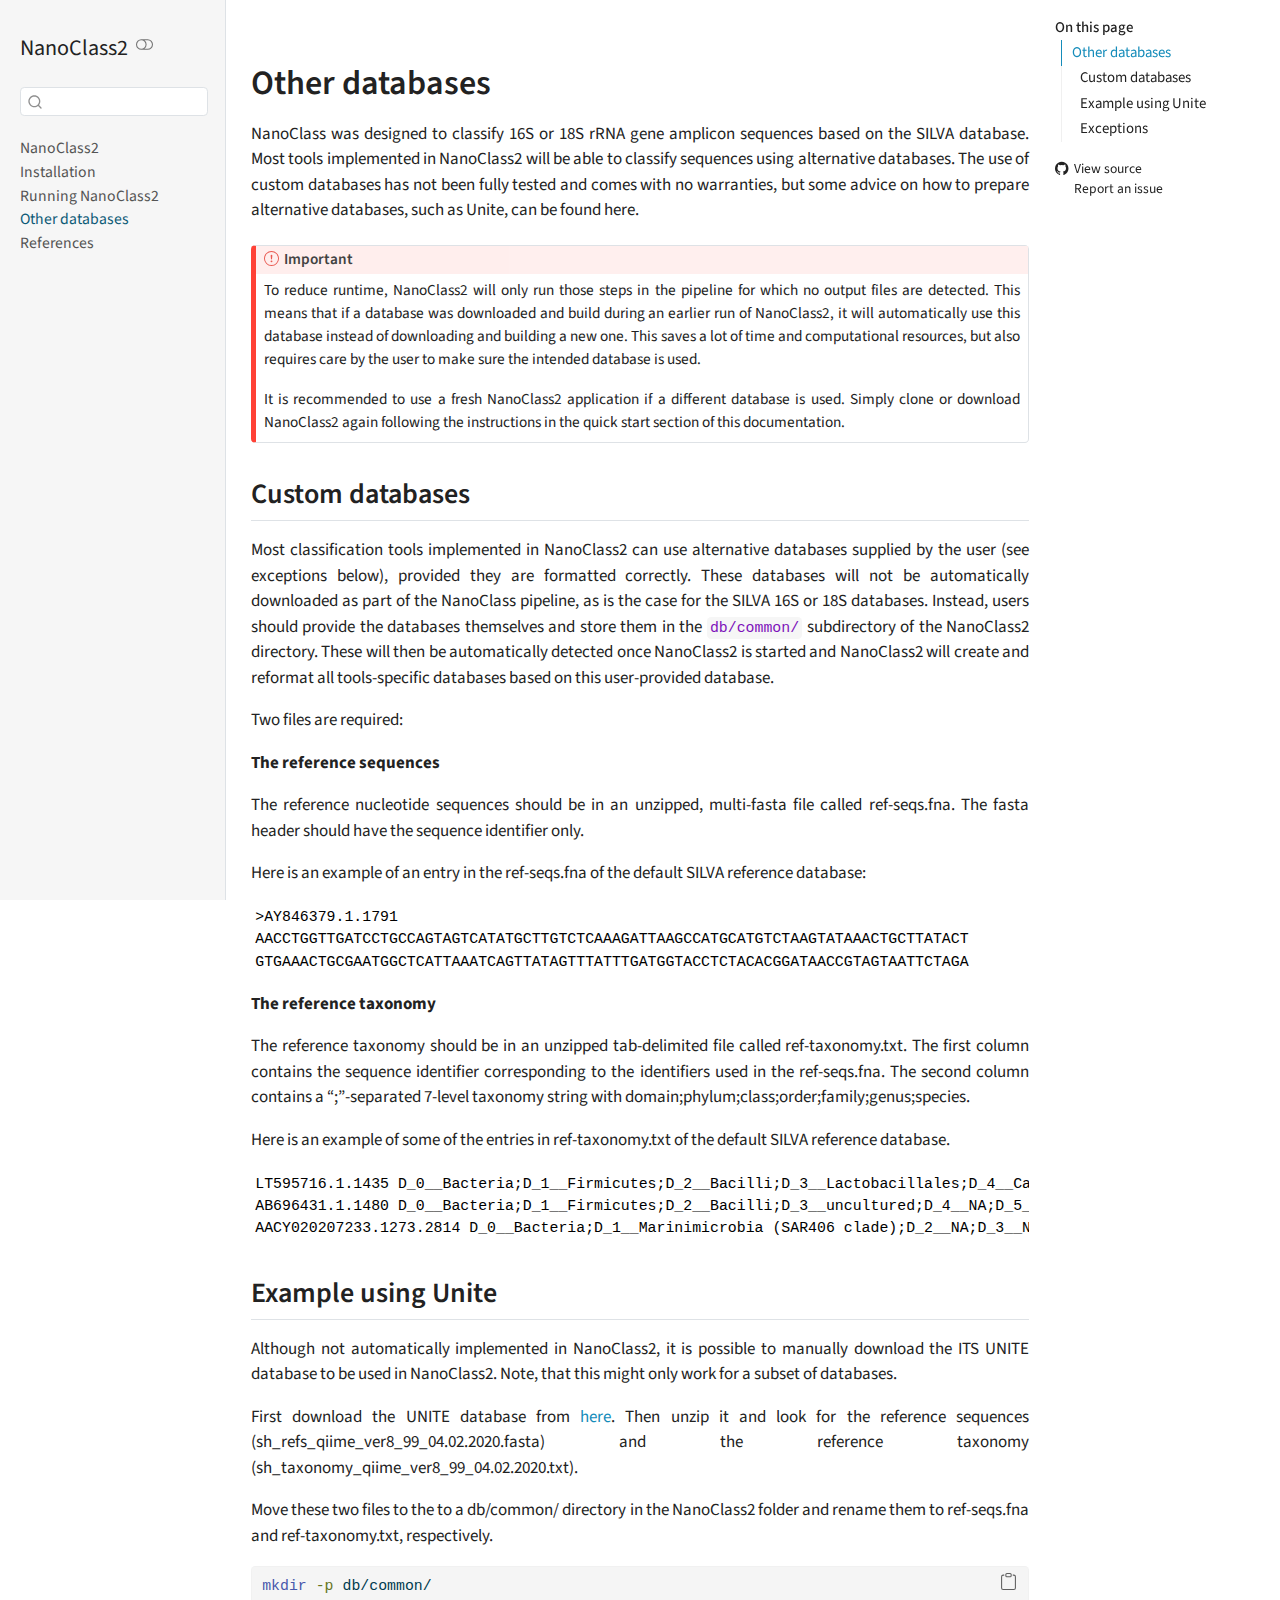
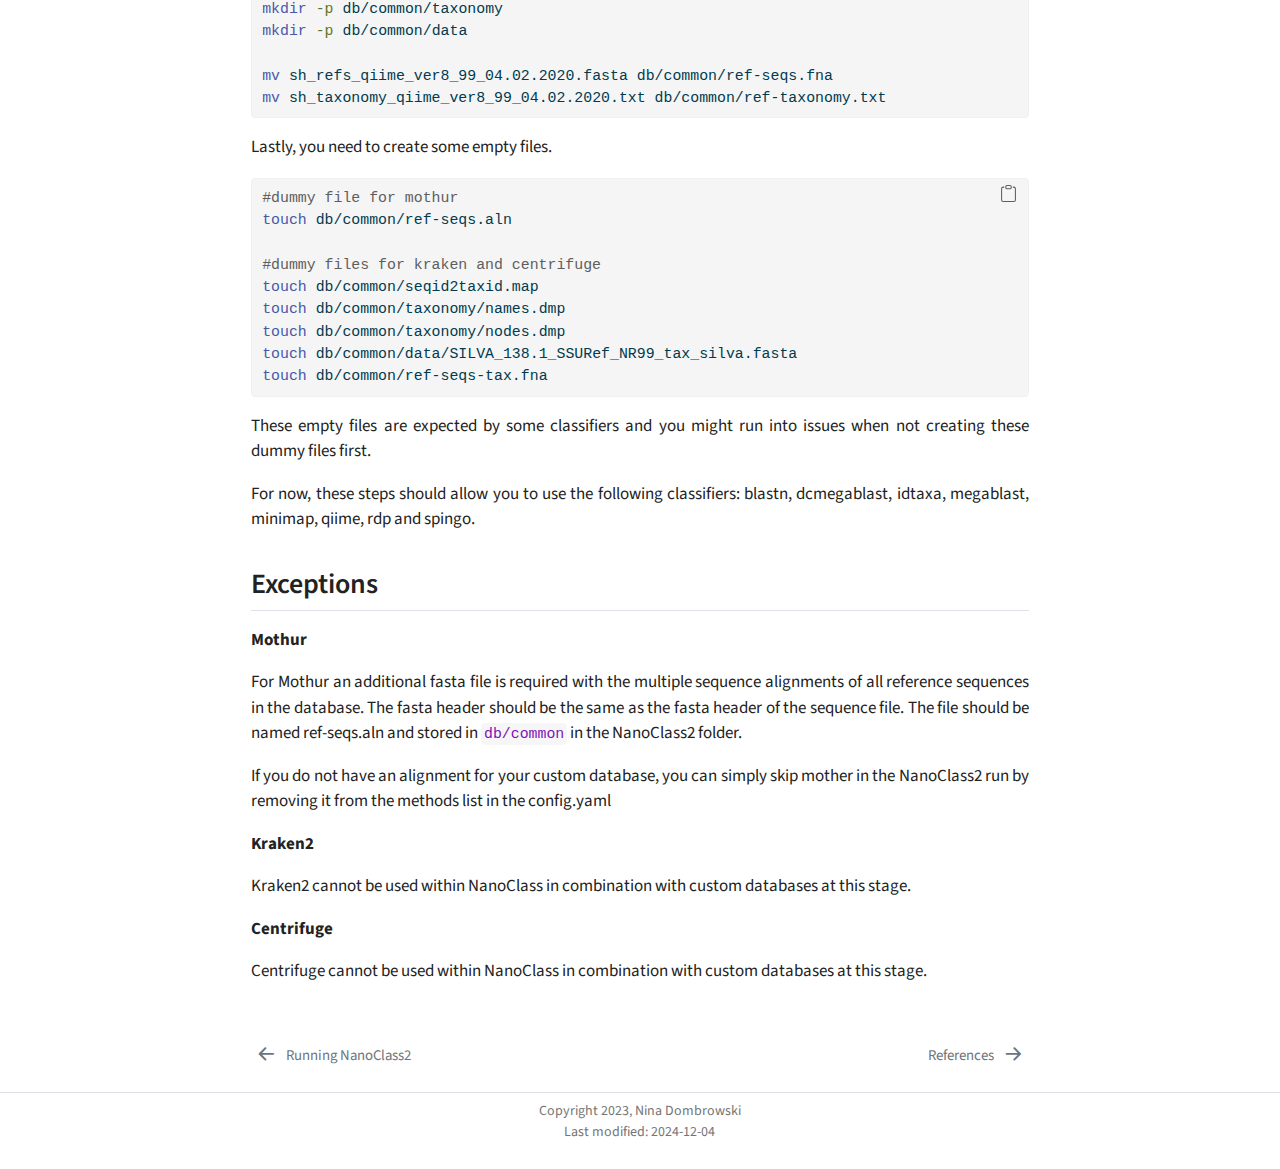
<file: docs/source/other_dbs.html>
<!DOCTYPE html>
<html xmlns="http://www.w3.org/1999/xhtml" lang="en" xml:lang="en"><head>

<meta charset="utf-8">
<meta name="generator" content="quarto-1.6.38">

<meta name="viewport" content="width=device-width, initial-scale=1.0, user-scalable=yes">


<title>other_dbs – NanoClass2</title>
<style>
code{white-space: pre-wrap;}
span.smallcaps{font-variant: small-caps;}
div.columns{display: flex; gap: min(4vw, 1.5em);}
div.column{flex: auto; overflow-x: auto;}
div.hanging-indent{margin-left: 1.5em; text-indent: -1.5em;}
ul.task-list{list-style: none;}
ul.task-list li input[type="checkbox"] {
  width: 0.8em;
  margin: 0 0.8em 0.2em -1em; /* quarto-specific, see https://github.com/quarto-dev/quarto-cli/issues/4556 */ 
  vertical-align: middle;
}
/* CSS for syntax highlighting */
pre > code.sourceCode { white-space: pre; position: relative; }
pre > code.sourceCode > span { line-height: 1.25; }
pre > code.sourceCode > span:empty { height: 1.2em; }
.sourceCode { overflow: visible; }
code.sourceCode > span { color: inherit; text-decoration: inherit; }
div.sourceCode { margin: 1em 0; }
pre.sourceCode { margin: 0; }
@media screen {
div.sourceCode { overflow: auto; }
}
@media print {
pre > code.sourceCode { white-space: pre-wrap; }
pre > code.sourceCode > span { display: inline-block; text-indent: -5em; padding-left: 5em; }
}
pre.numberSource code
  { counter-reset: source-line 0; }
pre.numberSource code > span
  { position: relative; left: -4em; counter-increment: source-line; }
pre.numberSource code > span > a:first-child::before
  { content: counter(source-line);
    position: relative; left: -1em; text-align: right; vertical-align: baseline;
    border: none; display: inline-block;
    -webkit-touch-callout: none; -webkit-user-select: none;
    -khtml-user-select: none; -moz-user-select: none;
    -ms-user-select: none; user-select: none;
    padding: 0 4px; width: 4em;
  }
pre.numberSource { margin-left: 3em;  padding-left: 4px; }
div.sourceCode
  {   }
@media screen {
pre > code.sourceCode > span > a:first-child::before { text-decoration: underline; }
}
</style>


<script src="../site_libs/quarto-nav/quarto-nav.js"></script>
<script src="../site_libs/quarto-nav/headroom.min.js"></script>
<script src="../site_libs/clipboard/clipboard.min.js"></script>
<script src="../site_libs/quarto-search/autocomplete.umd.js"></script>
<script src="../site_libs/quarto-search/fuse.min.js"></script>
<script src="../site_libs/quarto-search/quarto-search.js"></script>
<meta name="quarto:offset" content="../">
<link href="../source/references.html" rel="next">
<link href="../source/run_nanoclass.html" rel="prev">
<script src="../site_libs/quarto-html/quarto.js"></script>
<script src="../site_libs/quarto-html/popper.min.js"></script>
<script src="../site_libs/quarto-html/tippy.umd.min.js"></script>
<script src="../site_libs/quarto-html/anchor.min.js"></script>
<link href="../site_libs/quarto-html/tippy.css" rel="stylesheet">
<link href="../site_libs/quarto-html/quarto-syntax-highlighting-b663525e4b92bb903b2199e2d401bf36.css" rel="stylesheet" class="quarto-color-scheme" id="quarto-text-highlighting-styles">
<link href="../site_libs/quarto-html/quarto-syntax-highlighting-dark-a1e4c769dfb8ba454fda448df42b92ec.css" rel="prefetch" class="quarto-color-scheme quarto-color-alternate" id="quarto-text-highlighting-styles">
<script src="../site_libs/bootstrap/bootstrap.min.js"></script>
<link href="../site_libs/bootstrap/bootstrap-icons.css" rel="stylesheet">
<link href="../site_libs/bootstrap/bootstrap-441356639b5896dfc7bdc8041ace568d.min.css" rel="stylesheet" append-hash="true" class="quarto-color-scheme" id="quarto-bootstrap" data-mode="light">
<link href="../site_libs/bootstrap/bootstrap-dark-e6a4b2ced79a6b557955bf8b87c44dc2.min.css" rel="prefetch" append-hash="true" class="quarto-color-scheme quarto-color-alternate" id="quarto-bootstrap" data-mode="dark">
<script id="quarto-search-options" type="application/json">{
  "location": "sidebar",
  "copy-button": false,
  "collapse-after": 3,
  "panel-placement": "start",
  "type": "textbox",
  "limit": 50,
  "keyboard-shortcut": [
    "f",
    "/",
    "s"
  ],
  "show-item-context": false,
  "language": {
    "search-no-results-text": "No results",
    "search-matching-documents-text": "matching documents",
    "search-copy-link-title": "Copy link to search",
    "search-hide-matches-text": "Hide additional matches",
    "search-more-match-text": "more match in this document",
    "search-more-matches-text": "more matches in this document",
    "search-clear-button-title": "Clear",
    "search-text-placeholder": "",
    "search-detached-cancel-button-title": "Cancel",
    "search-submit-button-title": "Submit",
    "search-label": "Search"
  }
}</script>


</head>

<body class="nav-sidebar docked">

<div id="quarto-search-results"></div>
  <header id="quarto-header" class="headroom fixed-top">
  <nav class="quarto-secondary-nav">
    <div class="container-fluid d-flex">
      <button type="button" class="quarto-btn-toggle btn" data-bs-toggle="collapse" role="button" data-bs-target=".quarto-sidebar-collapse-item" aria-controls="quarto-sidebar" aria-expanded="false" aria-label="Toggle sidebar navigation" onclick="if (window.quartoToggleHeadroom) { window.quartoToggleHeadroom(); }">
        <i class="bi bi-layout-text-sidebar-reverse"></i>
      </button>
        <nav class="quarto-page-breadcrumbs" aria-label="breadcrumb"><ol class="breadcrumb"><li class="breadcrumb-item"><a href="../source/other_dbs.html">Other databases</a></li></ol></nav>
        <a class="flex-grow-1" role="navigation" data-bs-toggle="collapse" data-bs-target=".quarto-sidebar-collapse-item" aria-controls="quarto-sidebar" aria-expanded="false" aria-label="Toggle sidebar navigation" onclick="if (window.quartoToggleHeadroom) { window.quartoToggleHeadroom(); }">      
        </a>
      <button type="button" class="btn quarto-search-button" aria-label="Search" onclick="window.quartoOpenSearch();">
        <i class="bi bi-search"></i>
      </button>
    </div>
  </nav>
</header>
<!-- content -->
<div id="quarto-content" class="quarto-container page-columns page-rows-contents page-layout-article">
<!-- sidebar -->
  <nav id="quarto-sidebar" class="sidebar collapse collapse-horizontal quarto-sidebar-collapse-item sidebar-navigation docked overflow-auto">
    <div class="pt-lg-2 mt-2 text-left sidebar-header">
    <div class="sidebar-title mb-0 py-0">
      <a href="../">NanoClass2</a> 
        <div class="sidebar-tools-main">
  <a href="" class="quarto-color-scheme-toggle quarto-navigation-tool  px-1" onclick="window.quartoToggleColorScheme(); return false;" title="Toggle dark mode"><i class="bi"></i></a>
</div>
    </div>
      </div>
        <div class="mt-2 flex-shrink-0 align-items-center">
        <div class="sidebar-search">
        <div id="quarto-search" class="" title="Search"></div>
        </div>
        </div>
    <div class="sidebar-menu-container"> 
    <ul class="list-unstyled mt-1">
        <li class="sidebar-item">
  <div class="sidebar-item-container"> 
  <a href="../index.html" class="sidebar-item-text sidebar-link">
 <span class="menu-text">NanoClass2</span></a>
  </div>
</li>
        <li class="sidebar-item">
  <div class="sidebar-item-container"> 
  <a href="../source/installation_instructions.html" class="sidebar-item-text sidebar-link">
 <span class="menu-text">Installation</span></a>
  </div>
</li>
        <li class="sidebar-item">
  <div class="sidebar-item-container"> 
  <a href="../source/run_nanoclass.html" class="sidebar-item-text sidebar-link">
 <span class="menu-text">Running NanoClass2</span></a>
  </div>
</li>
        <li class="sidebar-item">
  <div class="sidebar-item-container"> 
  <a href="../source/other_dbs.html" class="sidebar-item-text sidebar-link active">
 <span class="menu-text">Other databases</span></a>
  </div>
</li>
        <li class="sidebar-item">
  <div class="sidebar-item-container"> 
  <a href="../source/references.html" class="sidebar-item-text sidebar-link">
 <span class="menu-text">References</span></a>
  </div>
</li>
    </ul>
    </div>
</nav>
<div id="quarto-sidebar-glass" class="quarto-sidebar-collapse-item" data-bs-toggle="collapse" data-bs-target=".quarto-sidebar-collapse-item"></div>
<!-- margin-sidebar -->
    <div id="quarto-margin-sidebar" class="sidebar margin-sidebar">
        <nav id="TOC" role="doc-toc" class="toc-active">
    <h2 id="toc-title">On this page</h2>
   
  <ul>
  <li><a href="#other-databases" id="toc-other-databases" class="nav-link active" data-scroll-target="#other-databases">Other databases</a>
  <ul class="collapse">
  <li><a href="#custom-databases" id="toc-custom-databases" class="nav-link" data-scroll-target="#custom-databases">Custom databases</a></li>
  <li><a href="#example-using-unite" id="toc-example-using-unite" class="nav-link" data-scroll-target="#example-using-unite">Example using Unite</a></li>
  <li><a href="#exceptions" id="toc-exceptions" class="nav-link" data-scroll-target="#exceptions">Exceptions</a></li>
  </ul></li>
  </ul>
<div class="toc-actions"><ul><li><a href="https://github.com/ndombrowski/NanoClass2/blob/main/source/other_dbs.qmd" class="toc-action"><i class="bi bi-github"></i>View source</a></li><li><a href="https://github.com/ndombrowski/NanoClass2/issues/new" class="toc-action"><i class="bi empty"></i>Report an issue</a></li></ul></div></nav>
    </div>
<!-- main -->
<main class="content" id="quarto-document-content"><header id="title-block-header" class="quarto-title-block"></header>

<header id="title-block-header">


</header>


<section id="other-databases" class="level1" style="text-align: justify">
<h1>Other databases</h1>
<p>NanoClass was designed to classify 16S or 18S rRNA gene amplicon sequences based on the SILVA database. Most tools implemented in NanoClass2 will be able to classify sequences using alternative databases. The use of custom databases has not been fully tested and comes with no warranties, but some advice on how to prepare alternative databases, such as Unite, can be found here.</p>
<div class="callout callout-style-default callout-important callout-titled">
<div class="callout-header d-flex align-content-center">
<div class="callout-icon-container">
<i class="callout-icon"></i>
</div>
<div class="callout-title-container flex-fill">
Important
</div>
</div>
<div class="callout-body-container callout-body">
<p>To reduce runtime, NanoClass2 will only run those steps in the pipeline for which no output files are detected. This means that if a database was downloaded and build during an earlier run of NanoClass2, it will automatically use this database instead of downloading and building a new one. This saves a lot of time and computational resources, but also requires care by the user to make sure the intended database is used.</p>
<p>It is recommended to use a fresh NanoClass2 application if a different database is used. Simply clone or download NanoClass2 again following the instructions in the quick start section of this documentation.</p>
</div>
</div>
<section id="custom-databases" class="level2">
<h2 class="anchored" data-anchor-id="custom-databases">Custom databases</h2>
<p>Most classification tools implemented in NanoClass2 can use alternative databases supplied by the user (see exceptions below), provided they are formatted correctly. These databases will not be automatically downloaded as part of the NanoClass pipeline, as is the case for the SILVA 16S or 18S databases. Instead, users should provide the databases themselves and store them in the <code>db/common/</code> subdirectory of the NanoClass2 directory. These will then be automatically detected once NanoClass2 is started and NanoClass2 will create and reformat all tools-specific databases based on this user-provided database.</p>
<p>Two files are required:</p>
<p><strong>The reference sequences</strong></p>
<p>The reference nucleotide sequences should be in an unzipped, multi-fasta file called ref-seqs.fna. The fasta header should have the sequence identifier only.</p>
<p>Here is an example of an entry in the ref-seqs.fna of the default SILVA reference database:</p>
<pre><code>&gt;AY846379.1.1791
AACCTGGTTGATCCTGCCAGTAGTCATATGCTTGTCTCAAAGATTAAGCCATGCATGTCTAAGTATAAACTGCTTATACT
GTGAAACTGCGAATGGCTCATTAAATCAGTTATAGTTTATTTGATGGTACCTCTACACGGATAACCGTAGTAATTCTAGA</code></pre>
<p><strong>The reference taxonomy</strong></p>
<p>The reference taxonomy should be in an unzipped tab-delimited file called ref-taxonomy.txt. The first column contains the sequence identifier corresponding to the identifiers used in the ref-seqs.fna. The second column contains a “;”-separated 7-level taxonomy string with domain;phylum;class;order;family;genus;species.</p>
<p>Here is an example of some of the entries in ref-taxonomy.txt of the default SILVA reference database.</p>
<pre><code>LT595716.1.1435 D_0__Bacteria;D_1__Firmicutes;D_2__Bacilli;D_3__Lactobacillales;D_4__Carnobacteriaceae;D_5__Jeotgalibaca;D_6__NA
AB696431.1.1480 D_0__Bacteria;D_1__Firmicutes;D_2__Bacilli;D_3__uncultured;D_4__NA;D_5__NA;D_6__NA
AACY020207233.1273.2814 D_0__Bacteria;D_1__Marinimicrobia (SAR406 clade);D_2__NA;D_3__NA;D_4__NA;D_5__NA;D_6__NA</code></pre>
</section>
<section id="example-using-unite" class="level2">
<h2 class="anchored" data-anchor-id="example-using-unite">Example using Unite</h2>
<p>Although not automatically implemented in NanoClass2, it is possible to manually download the ITS UNITE database to be used in NanoClass2. Note, that this might only work for a subset of databases.</p>
<p>First download the UNITE database from <a href="https://files.plutof.ut.ee/public/orig/98/AE/98AE96C6593FC9C52D1C46B96C2D9064291F4DBA625EF189FEC1CCAFCF4A1691.gz">here</a>. Then unzip it and look for the reference sequences (sh_refs_qiime_ver8_99_04.02.2020.fasta) and the reference taxonomy (sh_taxonomy_qiime_ver8_99_04.02.2020.txt).</p>
<p>Move these two files to the to a db/common/ directory in the NanoClass2 folder and rename them to ref-seqs.fna and ref-taxonomy.txt, respectively.</p>
<div class="cell">
<div class="sourceCode cell-code" id="cb3"><pre class="sourceCode bash code-with-copy"><code class="sourceCode bash"><span id="cb3-1"><a href="#cb3-1" aria-hidden="true" tabindex="-1"></a><span class="fu">mkdir</span> <span class="at">-p</span> db/common/</span>
<span id="cb3-2"><a href="#cb3-2" aria-hidden="true" tabindex="-1"></a><span class="fu">mkdir</span> <span class="at">-p</span> db/common/taxonomy</span>
<span id="cb3-3"><a href="#cb3-3" aria-hidden="true" tabindex="-1"></a><span class="fu">mkdir</span> <span class="at">-p</span> db/common/data</span>
<span id="cb3-4"><a href="#cb3-4" aria-hidden="true" tabindex="-1"></a></span>
<span id="cb3-5"><a href="#cb3-5" aria-hidden="true" tabindex="-1"></a><span class="fu">mv</span> sh_refs_qiime_ver8_99_04.02.2020.fasta db/common/ref-seqs.fna</span>
<span id="cb3-6"><a href="#cb3-6" aria-hidden="true" tabindex="-1"></a><span class="fu">mv</span> sh_taxonomy_qiime_ver8_99_04.02.2020.txt db/common/ref-taxonomy.txt</span></code><button title="Copy to Clipboard" class="code-copy-button"><i class="bi"></i></button></pre></div>
</div>
<p>Lastly, you need to create some empty files.</p>
<div class="cell">
<div class="sourceCode cell-code" id="cb4"><pre class="sourceCode bash code-with-copy"><code class="sourceCode bash"><span id="cb4-1"><a href="#cb4-1" aria-hidden="true" tabindex="-1"></a><span class="co">#dummy file for mothur</span></span>
<span id="cb4-2"><a href="#cb4-2" aria-hidden="true" tabindex="-1"></a><span class="fu">touch</span> db/common/ref-seqs.aln</span>
<span id="cb4-3"><a href="#cb4-3" aria-hidden="true" tabindex="-1"></a></span>
<span id="cb4-4"><a href="#cb4-4" aria-hidden="true" tabindex="-1"></a><span class="co">#dummy files for kraken and centrifuge</span></span>
<span id="cb4-5"><a href="#cb4-5" aria-hidden="true" tabindex="-1"></a><span class="fu">touch</span> db/common/seqid2taxid.map</span>
<span id="cb4-6"><a href="#cb4-6" aria-hidden="true" tabindex="-1"></a><span class="fu">touch</span> db/common/taxonomy/names.dmp</span>
<span id="cb4-7"><a href="#cb4-7" aria-hidden="true" tabindex="-1"></a><span class="fu">touch</span> db/common/taxonomy/nodes.dmp</span>
<span id="cb4-8"><a href="#cb4-8" aria-hidden="true" tabindex="-1"></a><span class="fu">touch</span> db/common/data/SILVA_138.1_SSURef_NR99_tax_silva.fasta</span>
<span id="cb4-9"><a href="#cb4-9" aria-hidden="true" tabindex="-1"></a><span class="fu">touch</span> db/common/ref-seqs-tax.fna</span></code><button title="Copy to Clipboard" class="code-copy-button"><i class="bi"></i></button></pre></div>
</div>
<p>These empty files are expected by some classifiers and you might run into issues when not creating these dummy files first.</p>
<p>For now, these steps should allow you to use the following classifiers: blastn, dcmegablast, idtaxa, megablast, minimap, qiime, rdp and spingo.</p>
</section>
<section id="exceptions" class="level2">
<h2 class="anchored" data-anchor-id="exceptions">Exceptions</h2>
<p><strong>Mothur</strong></p>
<p>For Mothur an additional fasta file is required with the multiple sequence alignments of all reference sequences in the database. The fasta header should be the same as the fasta header of the sequence file. The file should be named ref-seqs.aln and stored in <code>db/common</code> in the NanoClass2 folder.</p>
<p>If you do not have an alignment for your custom database, you can simply skip mother in the NanoClass2 run by removing it from the methods list in the config.yaml</p>
<p><strong>Kraken2</strong></p>
<p>Kraken2 cannot be used within NanoClass in combination with custom databases at this stage.</p>
<p><strong>Centrifuge</strong></p>
<p>Centrifuge cannot be used within NanoClass in combination with custom databases at this stage.</p>


</section>
</section>

</main> <!-- /main -->
<script id="quarto-html-after-body" type="application/javascript">
window.document.addEventListener("DOMContentLoaded", function (event) {
  const toggleBodyColorMode = (bsSheetEl) => {
    const mode = bsSheetEl.getAttribute("data-mode");
    const bodyEl = window.document.querySelector("body");
    if (mode === "dark") {
      bodyEl.classList.add("quarto-dark");
      bodyEl.classList.remove("quarto-light");
    } else {
      bodyEl.classList.add("quarto-light");
      bodyEl.classList.remove("quarto-dark");
    }
  }
  const toggleBodyColorPrimary = () => {
    const bsSheetEl = window.document.querySelector("link#quarto-bootstrap");
    if (bsSheetEl) {
      toggleBodyColorMode(bsSheetEl);
    }
  }
  toggleBodyColorPrimary();  
  const disableStylesheet = (stylesheets) => {
    for (let i=0; i < stylesheets.length; i++) {
      const stylesheet = stylesheets[i];
      stylesheet.rel = 'prefetch';
    }
  }
  const enableStylesheet = (stylesheets) => {
    for (let i=0; i < stylesheets.length; i++) {
      const stylesheet = stylesheets[i];
      stylesheet.rel = 'stylesheet';
    }
  }
  const manageTransitions = (selector, allowTransitions) => {
    const els = window.document.querySelectorAll(selector);
    for (let i=0; i < els.length; i++) {
      const el = els[i];
      if (allowTransitions) {
        el.classList.remove('notransition');
      } else {
        el.classList.add('notransition');
      }
    }
  }
  const toggleGiscusIfUsed = (isAlternate, darkModeDefault) => {
    const baseTheme = document.querySelector('#giscus-base-theme')?.value ?? 'light';
    const alternateTheme = document.querySelector('#giscus-alt-theme')?.value ?? 'dark';
    let newTheme = '';
    if(darkModeDefault) {
      newTheme = isAlternate ? baseTheme : alternateTheme;
    } else {
      newTheme = isAlternate ? alternateTheme : baseTheme;
    }
    const changeGiscusTheme = () => {
      // From: https://github.com/giscus/giscus/issues/336
      const sendMessage = (message) => {
        const iframe = document.querySelector('iframe.giscus-frame');
        if (!iframe) return;
        iframe.contentWindow.postMessage({ giscus: message }, 'https://giscus.app');
      }
      sendMessage({
        setConfig: {
          theme: newTheme
        }
      });
    }
    const isGiscussLoaded = window.document.querySelector('iframe.giscus-frame') !== null;
    if (isGiscussLoaded) {
      changeGiscusTheme();
    }
  }
  const toggleColorMode = (alternate) => {
    // Switch the stylesheets
    const alternateStylesheets = window.document.querySelectorAll('link.quarto-color-scheme.quarto-color-alternate');
    manageTransitions('#quarto-margin-sidebar .nav-link', false);
    if (alternate) {
      enableStylesheet(alternateStylesheets);
      for (const sheetNode of alternateStylesheets) {
        if (sheetNode.id === "quarto-bootstrap") {
          toggleBodyColorMode(sheetNode);
        }
      }
    } else {
      disableStylesheet(alternateStylesheets);
      toggleBodyColorPrimary();
    }
    manageTransitions('#quarto-margin-sidebar .nav-link', true);
    // Switch the toggles
    const toggles = window.document.querySelectorAll('.quarto-color-scheme-toggle');
    for (let i=0; i < toggles.length; i++) {
      const toggle = toggles[i];
      if (toggle) {
        if (alternate) {
          toggle.classList.add("alternate");     
        } else {
          toggle.classList.remove("alternate");
        }
      }
    }
    // Hack to workaround the fact that safari doesn't
    // properly recolor the scrollbar when toggling (#1455)
    if (navigator.userAgent.indexOf('Safari') > 0 && navigator.userAgent.indexOf('Chrome') == -1) {
      manageTransitions("body", false);
      window.scrollTo(0, 1);
      setTimeout(() => {
        window.scrollTo(0, 0);
        manageTransitions("body", true);
      }, 40);  
    }
  }
  const isFileUrl = () => { 
    return window.location.protocol === 'file:';
  }
  const hasAlternateSentinel = () => {  
    let styleSentinel = getColorSchemeSentinel();
    if (styleSentinel !== null) {
      return styleSentinel === "alternate";
    } else {
      return false;
    }
  }
  const setStyleSentinel = (alternate) => {
    const value = alternate ? "alternate" : "default";
    if (!isFileUrl()) {
      window.localStorage.setItem("quarto-color-scheme", value);
    } else {
      localAlternateSentinel = value;
    }
  }
  const getColorSchemeSentinel = () => {
    if (!isFileUrl()) {
      const storageValue = window.localStorage.getItem("quarto-color-scheme");
      return storageValue != null ? storageValue : localAlternateSentinel;
    } else {
      return localAlternateSentinel;
    }
  }
  const darkModeDefault = false;
  let localAlternateSentinel = darkModeDefault ? 'alternate' : 'default';
  // Dark / light mode switch
  window.quartoToggleColorScheme = () => {
    // Read the current dark / light value 
    let toAlternate = !hasAlternateSentinel();
    toggleColorMode(toAlternate);
    setStyleSentinel(toAlternate);
    toggleGiscusIfUsed(toAlternate, darkModeDefault);
  };
  // Ensure there is a toggle, if there isn't float one in the top right
  if (window.document.querySelector('.quarto-color-scheme-toggle') === null) {
    const a = window.document.createElement('a');
    a.classList.add('top-right');
    a.classList.add('quarto-color-scheme-toggle');
    a.href = "";
    a.onclick = function() { try { window.quartoToggleColorScheme(); } catch {} return false; };
    const i = window.document.createElement("i");
    i.classList.add('bi');
    a.appendChild(i);
    window.document.body.appendChild(a);
  }
  // Switch to dark mode if need be
  if (hasAlternateSentinel()) {
    toggleColorMode(true);
  } else {
    toggleColorMode(false);
  }
  const icon = "";
  const anchorJS = new window.AnchorJS();
  anchorJS.options = {
    placement: 'right',
    icon: icon
  };
  anchorJS.add('.anchored');
  const isCodeAnnotation = (el) => {
    for (const clz of el.classList) {
      if (clz.startsWith('code-annotation-')) {                     
        return true;
      }
    }
    return false;
  }
  const onCopySuccess = function(e) {
    // button target
    const button = e.trigger;
    // don't keep focus
    button.blur();
    // flash "checked"
    button.classList.add('code-copy-button-checked');
    var currentTitle = button.getAttribute("title");
    button.setAttribute("title", "Copied!");
    let tooltip;
    if (window.bootstrap) {
      button.setAttribute("data-bs-toggle", "tooltip");
      button.setAttribute("data-bs-placement", "left");
      button.setAttribute("data-bs-title", "Copied!");
      tooltip = new bootstrap.Tooltip(button, 
        { trigger: "manual", 
          customClass: "code-copy-button-tooltip",
          offset: [0, -8]});
      tooltip.show();    
    }
    setTimeout(function() {
      if (tooltip) {
        tooltip.hide();
        button.removeAttribute("data-bs-title");
        button.removeAttribute("data-bs-toggle");
        button.removeAttribute("data-bs-placement");
      }
      button.setAttribute("title", currentTitle);
      button.classList.remove('code-copy-button-checked');
    }, 1000);
    // clear code selection
    e.clearSelection();
  }
  const getTextToCopy = function(trigger) {
      const codeEl = trigger.previousElementSibling.cloneNode(true);
      for (const childEl of codeEl.children) {
        if (isCodeAnnotation(childEl)) {
          childEl.remove();
        }
      }
      return codeEl.innerText;
  }
  const clipboard = new window.ClipboardJS('.code-copy-button:not([data-in-quarto-modal])', {
    text: getTextToCopy
  });
  clipboard.on('success', onCopySuccess);
  if (window.document.getElementById('quarto-embedded-source-code-modal')) {
    const clipboardModal = new window.ClipboardJS('.code-copy-button[data-in-quarto-modal]', {
      text: getTextToCopy,
      container: window.document.getElementById('quarto-embedded-source-code-modal')
    });
    clipboardModal.on('success', onCopySuccess);
  }
    var localhostRegex = new RegExp(/^(?:http|https):\/\/localhost\:?[0-9]*\//);
    var mailtoRegex = new RegExp(/^mailto:/);
      var filterRegex = new RegExp('/' + window.location.host + '/');
    var isInternal = (href) => {
        return filterRegex.test(href) || localhostRegex.test(href) || mailtoRegex.test(href);
    }
    // Inspect non-navigation links and adorn them if external
 	var links = window.document.querySelectorAll('a[href]:not(.nav-link):not(.navbar-brand):not(.toc-action):not(.sidebar-link):not(.sidebar-item-toggle):not(.pagination-link):not(.no-external):not([aria-hidden]):not(.dropdown-item):not(.quarto-navigation-tool):not(.about-link)');
    for (var i=0; i<links.length; i++) {
      const link = links[i];
      if (!isInternal(link.href)) {
        // undo the damage that might have been done by quarto-nav.js in the case of
        // links that we want to consider external
        if (link.dataset.originalHref !== undefined) {
          link.href = link.dataset.originalHref;
        }
      }
    }
  function tippyHover(el, contentFn, onTriggerFn, onUntriggerFn) {
    const config = {
      allowHTML: true,
      maxWidth: 500,
      delay: 100,
      arrow: false,
      appendTo: function(el) {
          return el.parentElement;
      },
      interactive: true,
      interactiveBorder: 10,
      theme: 'quarto',
      placement: 'bottom-start',
    };
    if (contentFn) {
      config.content = contentFn;
    }
    if (onTriggerFn) {
      config.onTrigger = onTriggerFn;
    }
    if (onUntriggerFn) {
      config.onUntrigger = onUntriggerFn;
    }
    window.tippy(el, config); 
  }
  const noterefs = window.document.querySelectorAll('a[role="doc-noteref"]');
  for (var i=0; i<noterefs.length; i++) {
    const ref = noterefs[i];
    tippyHover(ref, function() {
      // use id or data attribute instead here
      let href = ref.getAttribute('data-footnote-href') || ref.getAttribute('href');
      try { href = new URL(href).hash; } catch {}
      const id = href.replace(/^#\/?/, "");
      const note = window.document.getElementById(id);
      if (note) {
        return note.innerHTML;
      } else {
        return "";
      }
    });
  }
  const xrefs = window.document.querySelectorAll('a.quarto-xref');
  const processXRef = (id, note) => {
    // Strip column container classes
    const stripColumnClz = (el) => {
      el.classList.remove("page-full", "page-columns");
      if (el.children) {
        for (const child of el.children) {
          stripColumnClz(child);
        }
      }
    }
    stripColumnClz(note)
    if (id === null || id.startsWith('sec-')) {
      // Special case sections, only their first couple elements
      const container = document.createElement("div");
      if (note.children && note.children.length > 2) {
        container.appendChild(note.children[0].cloneNode(true));
        for (let i = 1; i < note.children.length; i++) {
          const child = note.children[i];
          if (child.tagName === "P" && child.innerText === "") {
            continue;
          } else {
            container.appendChild(child.cloneNode(true));
            break;
          }
        }
        if (window.Quarto?.typesetMath) {
          window.Quarto.typesetMath(container);
        }
        return container.innerHTML
      } else {
        if (window.Quarto?.typesetMath) {
          window.Quarto.typesetMath(note);
        }
        return note.innerHTML;
      }
    } else {
      // Remove any anchor links if they are present
      const anchorLink = note.querySelector('a.anchorjs-link');
      if (anchorLink) {
        anchorLink.remove();
      }
      if (window.Quarto?.typesetMath) {
        window.Quarto.typesetMath(note);
      }
      if (note.classList.contains("callout")) {
        return note.outerHTML;
      } else {
        return note.innerHTML;
      }
    }
  }
  for (var i=0; i<xrefs.length; i++) {
    const xref = xrefs[i];
    tippyHover(xref, undefined, function(instance) {
      instance.disable();
      let url = xref.getAttribute('href');
      let hash = undefined; 
      if (url.startsWith('#')) {
        hash = url;
      } else {
        try { hash = new URL(url).hash; } catch {}
      }
      if (hash) {
        const id = hash.replace(/^#\/?/, "");
        const note = window.document.getElementById(id);
        if (note !== null) {
          try {
            const html = processXRef(id, note.cloneNode(true));
            instance.setContent(html);
          } finally {
            instance.enable();
            instance.show();
          }
        } else {
          // See if we can fetch this
          fetch(url.split('#')[0])
          .then(res => res.text())
          .then(html => {
            const parser = new DOMParser();
            const htmlDoc = parser.parseFromString(html, "text/html");
            const note = htmlDoc.getElementById(id);
            if (note !== null) {
              const html = processXRef(id, note);
              instance.setContent(html);
            } 
          }).finally(() => {
            instance.enable();
            instance.show();
          });
        }
      } else {
        // See if we can fetch a full url (with no hash to target)
        // This is a special case and we should probably do some content thinning / targeting
        fetch(url)
        .then(res => res.text())
        .then(html => {
          const parser = new DOMParser();
          const htmlDoc = parser.parseFromString(html, "text/html");
          const note = htmlDoc.querySelector('main.content');
          if (note !== null) {
            // This should only happen for chapter cross references
            // (since there is no id in the URL)
            // remove the first header
            if (note.children.length > 0 && note.children[0].tagName === "HEADER") {
              note.children[0].remove();
            }
            const html = processXRef(null, note);
            instance.setContent(html);
          } 
        }).finally(() => {
          instance.enable();
          instance.show();
        });
      }
    }, function(instance) {
    });
  }
      let selectedAnnoteEl;
      const selectorForAnnotation = ( cell, annotation) => {
        let cellAttr = 'data-code-cell="' + cell + '"';
        let lineAttr = 'data-code-annotation="' +  annotation + '"';
        const selector = 'span[' + cellAttr + '][' + lineAttr + ']';
        return selector;
      }
      const selectCodeLines = (annoteEl) => {
        const doc = window.document;
        const targetCell = annoteEl.getAttribute("data-target-cell");
        const targetAnnotation = annoteEl.getAttribute("data-target-annotation");
        const annoteSpan = window.document.querySelector(selectorForAnnotation(targetCell, targetAnnotation));
        const lines = annoteSpan.getAttribute("data-code-lines").split(",");
        const lineIds = lines.map((line) => {
          return targetCell + "-" + line;
        })
        let top = null;
        let height = null;
        let parent = null;
        if (lineIds.length > 0) {
            //compute the position of the single el (top and bottom and make a div)
            const el = window.document.getElementById(lineIds[0]);
            top = el.offsetTop;
            height = el.offsetHeight;
            parent = el.parentElement.parentElement;
          if (lineIds.length > 1) {
            const lastEl = window.document.getElementById(lineIds[lineIds.length - 1]);
            const bottom = lastEl.offsetTop + lastEl.offsetHeight;
            height = bottom - top;
          }
          if (top !== null && height !== null && parent !== null) {
            // cook up a div (if necessary) and position it 
            let div = window.document.getElementById("code-annotation-line-highlight");
            if (div === null) {
              div = window.document.createElement("div");
              div.setAttribute("id", "code-annotation-line-highlight");
              div.style.position = 'absolute';
              parent.appendChild(div);
            }
            div.style.top = top - 2 + "px";
            div.style.height = height + 4 + "px";
            div.style.left = 0;
            let gutterDiv = window.document.getElementById("code-annotation-line-highlight-gutter");
            if (gutterDiv === null) {
              gutterDiv = window.document.createElement("div");
              gutterDiv.setAttribute("id", "code-annotation-line-highlight-gutter");
              gutterDiv.style.position = 'absolute';
              const codeCell = window.document.getElementById(targetCell);
              const gutter = codeCell.querySelector('.code-annotation-gutter');
              gutter.appendChild(gutterDiv);
            }
            gutterDiv.style.top = top - 2 + "px";
            gutterDiv.style.height = height + 4 + "px";
          }
          selectedAnnoteEl = annoteEl;
        }
      };
      const unselectCodeLines = () => {
        const elementsIds = ["code-annotation-line-highlight", "code-annotation-line-highlight-gutter"];
        elementsIds.forEach((elId) => {
          const div = window.document.getElementById(elId);
          if (div) {
            div.remove();
          }
        });
        selectedAnnoteEl = undefined;
      };
        // Handle positioning of the toggle
    window.addEventListener(
      "resize",
      throttle(() => {
        elRect = undefined;
        if (selectedAnnoteEl) {
          selectCodeLines(selectedAnnoteEl);
        }
      }, 10)
    );
    function throttle(fn, ms) {
    let throttle = false;
    let timer;
      return (...args) => {
        if(!throttle) { // first call gets through
            fn.apply(this, args);
            throttle = true;
        } else { // all the others get throttled
            if(timer) clearTimeout(timer); // cancel #2
            timer = setTimeout(() => {
              fn.apply(this, args);
              timer = throttle = false;
            }, ms);
        }
      };
    }
      // Attach click handler to the DT
      const annoteDls = window.document.querySelectorAll('dt[data-target-cell]');
      for (const annoteDlNode of annoteDls) {
        annoteDlNode.addEventListener('click', (event) => {
          const clickedEl = event.target;
          if (clickedEl !== selectedAnnoteEl) {
            unselectCodeLines();
            const activeEl = window.document.querySelector('dt[data-target-cell].code-annotation-active');
            if (activeEl) {
              activeEl.classList.remove('code-annotation-active');
            }
            selectCodeLines(clickedEl);
            clickedEl.classList.add('code-annotation-active');
          } else {
            // Unselect the line
            unselectCodeLines();
            clickedEl.classList.remove('code-annotation-active');
          }
        });
      }
  const findCites = (el) => {
    const parentEl = el.parentElement;
    if (parentEl) {
      const cites = parentEl.dataset.cites;
      if (cites) {
        return {
          el,
          cites: cites.split(' ')
        };
      } else {
        return findCites(el.parentElement)
      }
    } else {
      return undefined;
    }
  };
  var bibliorefs = window.document.querySelectorAll('a[role="doc-biblioref"]');
  for (var i=0; i<bibliorefs.length; i++) {
    const ref = bibliorefs[i];
    const citeInfo = findCites(ref);
    if (citeInfo) {
      tippyHover(citeInfo.el, function() {
        var popup = window.document.createElement('div');
        citeInfo.cites.forEach(function(cite) {
          var citeDiv = window.document.createElement('div');
          citeDiv.classList.add('hanging-indent');
          citeDiv.classList.add('csl-entry');
          var biblioDiv = window.document.getElementById('ref-' + cite);
          if (biblioDiv) {
            citeDiv.innerHTML = biblioDiv.innerHTML;
          }
          popup.appendChild(citeDiv);
        });
        return popup.innerHTML;
      });
    }
  }
});
</script>
<nav class="page-navigation">
  <div class="nav-page nav-page-previous">
      <a href="../source/run_nanoclass.html" class="pagination-link" aria-label="Running NanoClass2">
        <i class="bi bi-arrow-left-short"></i> <span class="nav-page-text">Running NanoClass2</span>
      </a>          
  </div>
  <div class="nav-page nav-page-next">
      <a href="../source/references.html" class="pagination-link" aria-label="References">
        <span class="nav-page-text">References</span> <i class="bi bi-arrow-right-short"></i>
      </a>
  </div>
</nav>
</div> <!-- /content -->
<footer class="footer">
  <div class="nav-footer">
    <div class="nav-footer-left">
      &nbsp;
    </div>   
    <div class="nav-footer-center">
<p>Copyright 2023, Nina Dombrowski<br>
Last modified: 2024-12-04</p>
<div class="toc-actions d-sm-block d-md-none"><ul><li><a href="https://github.com/ndombrowski/NanoClass2/blob/main/source/other_dbs.qmd" class="toc-action"><i class="bi bi-github"></i>View source</a></li><li><a href="https://github.com/ndombrowski/NanoClass2/issues/new" class="toc-action"><i class="bi empty"></i>Report an issue</a></li></ul></div></div>
    <div class="nav-footer-right">
      &nbsp;
    </div>
  </div>
</footer>




</body></html>
</file>
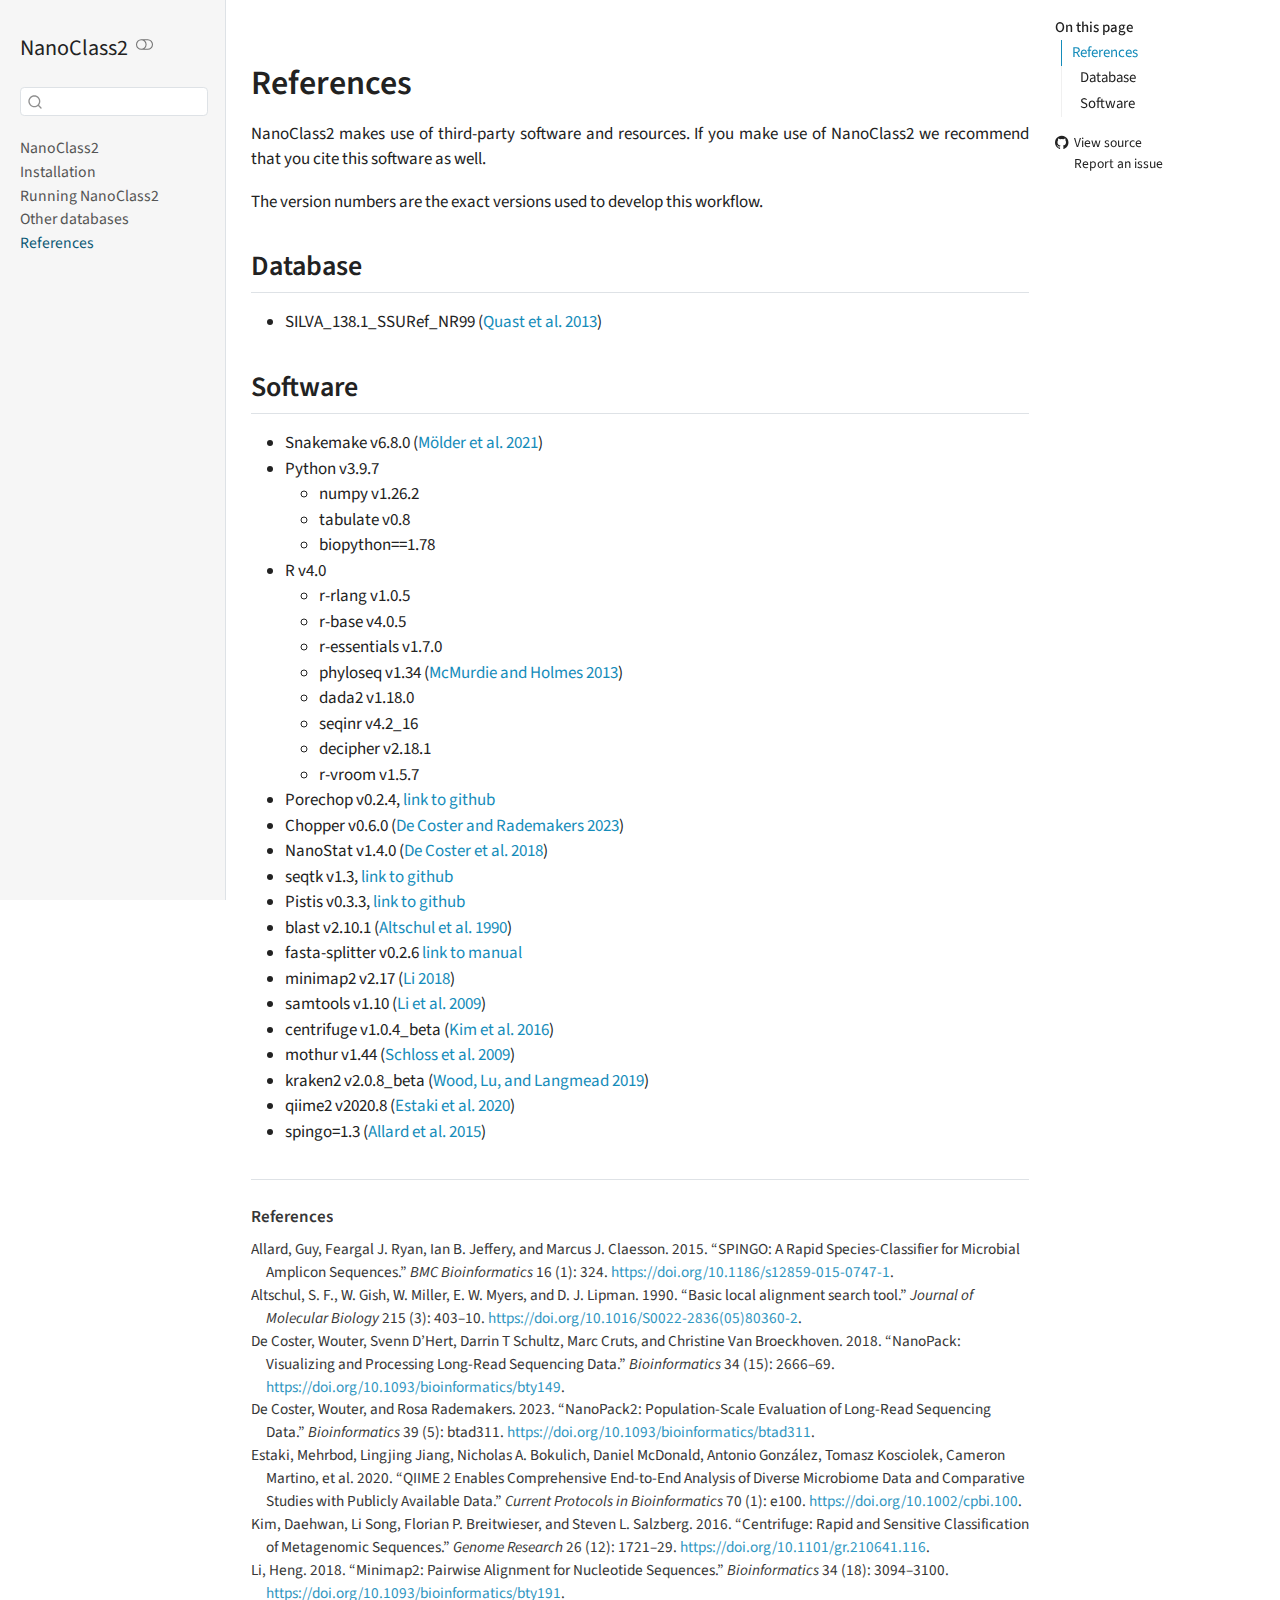
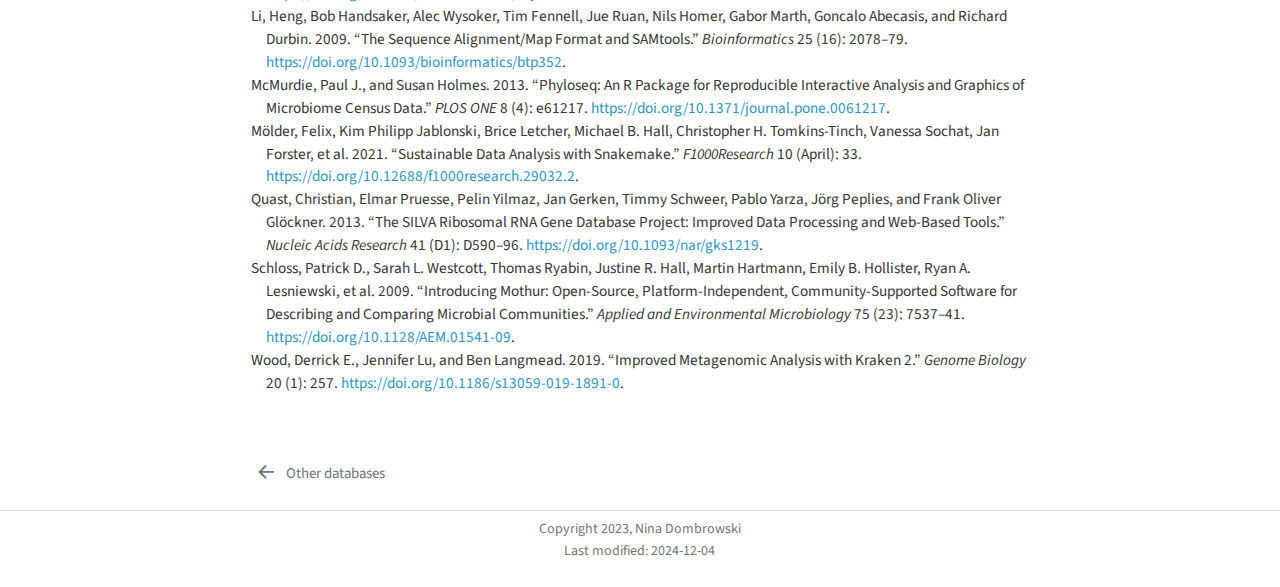
<file: docs/source/references.html>
<!DOCTYPE html>
<html xmlns="http://www.w3.org/1999/xhtml" lang="en" xml:lang="en"><head>

<meta charset="utf-8">
<meta name="generator" content="quarto-1.6.38">

<meta name="viewport" content="width=device-width, initial-scale=1.0, user-scalable=yes">


<title>references – NanoClass2</title>
<style>
code{white-space: pre-wrap;}
span.smallcaps{font-variant: small-caps;}
div.columns{display: flex; gap: min(4vw, 1.5em);}
div.column{flex: auto; overflow-x: auto;}
div.hanging-indent{margin-left: 1.5em; text-indent: -1.5em;}
ul.task-list{list-style: none;}
ul.task-list li input[type="checkbox"] {
  width: 0.8em;
  margin: 0 0.8em 0.2em -1em; /* quarto-specific, see https://github.com/quarto-dev/quarto-cli/issues/4556 */ 
  vertical-align: middle;
}
/* CSS for citations */
div.csl-bib-body { }
div.csl-entry {
  clear: both;
  margin-bottom: 0em;
}
.hanging-indent div.csl-entry {
  margin-left:2em;
  text-indent:-2em;
}
div.csl-left-margin {
  min-width:2em;
  float:left;
}
div.csl-right-inline {
  margin-left:2em;
  padding-left:1em;
}
div.csl-indent {
  margin-left: 2em;
}</style>


<script src="../site_libs/quarto-nav/quarto-nav.js"></script>
<script src="../site_libs/quarto-nav/headroom.min.js"></script>
<script src="../site_libs/clipboard/clipboard.min.js"></script>
<script src="../site_libs/quarto-search/autocomplete.umd.js"></script>
<script src="../site_libs/quarto-search/fuse.min.js"></script>
<script src="../site_libs/quarto-search/quarto-search.js"></script>
<meta name="quarto:offset" content="../">
<link href="../source/other_dbs.html" rel="prev">
<script src="../site_libs/quarto-html/quarto.js"></script>
<script src="../site_libs/quarto-html/popper.min.js"></script>
<script src="../site_libs/quarto-html/tippy.umd.min.js"></script>
<script src="../site_libs/quarto-html/anchor.min.js"></script>
<link href="../site_libs/quarto-html/tippy.css" rel="stylesheet">
<link href="../site_libs/quarto-html/quarto-syntax-highlighting-b663525e4b92bb903b2199e2d401bf36.css" rel="stylesheet" class="quarto-color-scheme" id="quarto-text-highlighting-styles">
<link href="../site_libs/quarto-html/quarto-syntax-highlighting-dark-a1e4c769dfb8ba454fda448df42b92ec.css" rel="prefetch" class="quarto-color-scheme quarto-color-alternate" id="quarto-text-highlighting-styles">
<script src="../site_libs/bootstrap/bootstrap.min.js"></script>
<link href="../site_libs/bootstrap/bootstrap-icons.css" rel="stylesheet">
<link href="../site_libs/bootstrap/bootstrap-441356639b5896dfc7bdc8041ace568d.min.css" rel="stylesheet" append-hash="true" class="quarto-color-scheme" id="quarto-bootstrap" data-mode="light">
<link href="../site_libs/bootstrap/bootstrap-dark-e6a4b2ced79a6b557955bf8b87c44dc2.min.css" rel="prefetch" append-hash="true" class="quarto-color-scheme quarto-color-alternate" id="quarto-bootstrap" data-mode="dark">
<script id="quarto-search-options" type="application/json">{
  "location": "sidebar",
  "copy-button": false,
  "collapse-after": 3,
  "panel-placement": "start",
  "type": "textbox",
  "limit": 50,
  "keyboard-shortcut": [
    "f",
    "/",
    "s"
  ],
  "show-item-context": false,
  "language": {
    "search-no-results-text": "No results",
    "search-matching-documents-text": "matching documents",
    "search-copy-link-title": "Copy link to search",
    "search-hide-matches-text": "Hide additional matches",
    "search-more-match-text": "more match in this document",
    "search-more-matches-text": "more matches in this document",
    "search-clear-button-title": "Clear",
    "search-text-placeholder": "",
    "search-detached-cancel-button-title": "Cancel",
    "search-submit-button-title": "Submit",
    "search-label": "Search"
  }
}</script>


</head>

<body class="nav-sidebar docked">

<div id="quarto-search-results"></div>
  <header id="quarto-header" class="headroom fixed-top">
  <nav class="quarto-secondary-nav">
    <div class="container-fluid d-flex">
      <button type="button" class="quarto-btn-toggle btn" data-bs-toggle="collapse" role="button" data-bs-target=".quarto-sidebar-collapse-item" aria-controls="quarto-sidebar" aria-expanded="false" aria-label="Toggle sidebar navigation" onclick="if (window.quartoToggleHeadroom) { window.quartoToggleHeadroom(); }">
        <i class="bi bi-layout-text-sidebar-reverse"></i>
      </button>
        <nav class="quarto-page-breadcrumbs" aria-label="breadcrumb"><ol class="breadcrumb"><li class="breadcrumb-item"><a href="../source/references.html">References</a></li></ol></nav>
        <a class="flex-grow-1" role="navigation" data-bs-toggle="collapse" data-bs-target=".quarto-sidebar-collapse-item" aria-controls="quarto-sidebar" aria-expanded="false" aria-label="Toggle sidebar navigation" onclick="if (window.quartoToggleHeadroom) { window.quartoToggleHeadroom(); }">      
        </a>
      <button type="button" class="btn quarto-search-button" aria-label="Search" onclick="window.quartoOpenSearch();">
        <i class="bi bi-search"></i>
      </button>
    </div>
  </nav>
</header>
<!-- content -->
<div id="quarto-content" class="quarto-container page-columns page-rows-contents page-layout-article">
<!-- sidebar -->
  <nav id="quarto-sidebar" class="sidebar collapse collapse-horizontal quarto-sidebar-collapse-item sidebar-navigation docked overflow-auto">
    <div class="pt-lg-2 mt-2 text-left sidebar-header">
    <div class="sidebar-title mb-0 py-0">
      <a href="../">NanoClass2</a> 
        <div class="sidebar-tools-main">
  <a href="" class="quarto-color-scheme-toggle quarto-navigation-tool  px-1" onclick="window.quartoToggleColorScheme(); return false;" title="Toggle dark mode"><i class="bi"></i></a>
</div>
    </div>
      </div>
        <div class="mt-2 flex-shrink-0 align-items-center">
        <div class="sidebar-search">
        <div id="quarto-search" class="" title="Search"></div>
        </div>
        </div>
    <div class="sidebar-menu-container"> 
    <ul class="list-unstyled mt-1">
        <li class="sidebar-item">
  <div class="sidebar-item-container"> 
  <a href="../index.html" class="sidebar-item-text sidebar-link">
 <span class="menu-text">NanoClass2</span></a>
  </div>
</li>
        <li class="sidebar-item">
  <div class="sidebar-item-container"> 
  <a href="../source/installation_instructions.html" class="sidebar-item-text sidebar-link">
 <span class="menu-text">Installation</span></a>
  </div>
</li>
        <li class="sidebar-item">
  <div class="sidebar-item-container"> 
  <a href="../source/run_nanoclass.html" class="sidebar-item-text sidebar-link">
 <span class="menu-text">Running NanoClass2</span></a>
  </div>
</li>
        <li class="sidebar-item">
  <div class="sidebar-item-container"> 
  <a href="../source/other_dbs.html" class="sidebar-item-text sidebar-link">
 <span class="menu-text">Other databases</span></a>
  </div>
</li>
        <li class="sidebar-item">
  <div class="sidebar-item-container"> 
  <a href="../source/references.html" class="sidebar-item-text sidebar-link active">
 <span class="menu-text">References</span></a>
  </div>
</li>
    </ul>
    </div>
</nav>
<div id="quarto-sidebar-glass" class="quarto-sidebar-collapse-item" data-bs-toggle="collapse" data-bs-target=".quarto-sidebar-collapse-item"></div>
<!-- margin-sidebar -->
    <div id="quarto-margin-sidebar" class="sidebar margin-sidebar">
        <nav id="TOC" role="doc-toc" class="toc-active">
    <h2 id="toc-title">On this page</h2>
   
  <ul>
  <li><a href="#references" id="toc-references" class="nav-link active" data-scroll-target="#references">References</a>
  <ul class="collapse">
  <li><a href="#database" id="toc-database" class="nav-link" data-scroll-target="#database">Database</a></li>
  <li><a href="#software" id="toc-software" class="nav-link" data-scroll-target="#software">Software</a></li>
  </ul></li>
  </ul>
<div class="toc-actions"><ul><li><a href="https://github.com/ndombrowski/NanoClass2/blob/main/source/references.qmd" class="toc-action"><i class="bi bi-github"></i>View source</a></li><li><a href="https://github.com/ndombrowski/NanoClass2/issues/new" class="toc-action"><i class="bi empty"></i>Report an issue</a></li></ul></div></nav>
    </div>
<!-- main -->
<main class="content" id="quarto-document-content"><header id="title-block-header" class="quarto-title-block"></header>

<header id="title-block-header">


</header>


<section id="references" class="level1" style="text-align: justify">
<h1>References</h1>
<p>NanoClass2 makes use of third-party software and resources. If you make use of NanoClass2 we recommend that you cite this software as well.</p>
<p>The version numbers are the exact versions used to develop this workflow.</p>
<section id="database" class="level2">
<h2 class="anchored" data-anchor-id="database">Database</h2>
<ul>
<li>SILVA_138.1_SSURef_NR99 <span class="citation" data-cites="quast2013">(<a href="#ref-quast2013" role="doc-biblioref">Quast et al. 2013</a>)</span></li>
</ul>
</section>
<section id="software" class="level2">
<h2 class="anchored" data-anchor-id="software">Software</h2>
<ul>
<li>Snakemake v6.8.0 <span class="citation" data-cites="mölder2021">(<a href="#ref-mölder2021" role="doc-biblioref">Mölder et al. 2021</a>)</span></li>
<li>Python v3.9.7
<ul>
<li>numpy v1.26.2</li>
<li>tabulate v0.8</li>
<li>biopython==1.78</li>
</ul></li>
<li>R v4.0
<ul>
<li>r-rlang v1.0.5</li>
<li>r-base v4.0.5</li>
<li>r-essentials v1.7.0</li>
<li>phyloseq v1.34 <span class="citation" data-cites="mcmurdie2013">(<a href="#ref-mcmurdie2013" role="doc-biblioref">McMurdie and Holmes 2013</a>)</span></li>
<li>dada2 v1.18.0</li>
<li>seqinr v4.2_16</li>
<li>decipher v2.18.1</li>
<li>r-vroom v1.5.7</li>
</ul></li>
<li>Porechop v0.2.4, <a href="https://github.com/rrwick/Porechop">link to github</a></li>
<li>Chopper v0.6.0 <span class="citation" data-cites="decoster2023">(<a href="#ref-decoster2023" role="doc-biblioref">De Coster and Rademakers 2023</a>)</span></li>
<li>NanoStat v1.4.0 <span class="citation" data-cites="decoster2018">(<a href="#ref-decoster2018" role="doc-biblioref">De Coster et al. 2018</a>)</span></li>
<li>seqtk v1.3, <a href="https://github.com/lh3/seqtk">link to github</a></li>
<li>Pistis v0.3.3, <a href="https://github.com/mbhall88/pistis">link to github</a></li>
<li>blast v2.10.1 <span class="citation" data-cites="altschul1990">(<a href="#ref-altschul1990" role="doc-biblioref">Altschul et al. 1990</a>)</span></li>
<li>fasta-splitter v0.2.6 <a href="https://kirill-kryukov.com/study/tools/fasta-splitter/">link to manual</a></li>
<li>minimap2 v2.17 <span class="citation" data-cites="li2018">(<a href="#ref-li2018" role="doc-biblioref">Li 2018</a>)</span></li>
<li>samtools v1.10 <span class="citation" data-cites="li2009">(<a href="#ref-li2009" role="doc-biblioref">Li et al. 2009</a>)</span></li>
<li>centrifuge v1.0.4_beta <span class="citation" data-cites="kim2016">(<a href="#ref-kim2016" role="doc-biblioref">Kim et al. 2016</a>)</span></li>
<li>mothur v1.44 <span class="citation" data-cites="schloss2009">(<a href="#ref-schloss2009" role="doc-biblioref">Schloss et al. 2009</a>)</span></li>
<li>kraken2 v2.0.8_beta <span class="citation" data-cites="wood2019">(<a href="#ref-wood2019" role="doc-biblioref">Wood, Lu, and Langmead 2019</a>)</span></li>
<li>qiime2 v2020.8 <span class="citation" data-cites="estaki2020">(<a href="#ref-estaki2020" role="doc-biblioref">Estaki et al. 2020</a>)</span></li>
<li>spingo=1.3 <span class="citation" data-cites="allard2015">(<a href="#ref-allard2015" role="doc-biblioref">Allard et al. 2015</a>)</span></li>
</ul>


</section>
</section>


<div id="quarto-appendix" class="default"><section class="quarto-appendix-contents" role="doc-bibliography" id="quarto-bibliography"><h2 class="anchored quarto-appendix-heading">References</h2><div id="refs" class="references csl-bib-body hanging-indent" data-entry-spacing="0" role="list">
<div id="ref-allard2015" class="csl-entry" role="listitem">
Allard, Guy, Feargal J. Ryan, Ian B. Jeffery, and Marcus J. Claesson. 2015. <span>“SPINGO: A Rapid Species-Classifier for Microbial Amplicon Sequences.”</span> <em>BMC Bioinformatics</em> 16 (1): 324. <a href="https://doi.org/10.1186/s12859-015-0747-1">https://doi.org/10.1186/s12859-015-0747-1</a>.
</div>
<div id="ref-altschul1990" class="csl-entry" role="listitem">
Altschul, S. F., W. Gish, W. Miller, E. W. Myers, and D. J. Lipman. 1990. <span>“Basic local alignment search tool.”</span> <em>Journal of Molecular Biology</em> 215 (3): 403–10. <a href="https://doi.org/10.1016/S0022-2836(05)80360-2">https://doi.org/10.1016/S0022-2836(05)80360-2</a>.
</div>
<div id="ref-decoster2018" class="csl-entry" role="listitem">
De Coster, Wouter, Svenn D’Hert, Darrin T Schultz, Marc Cruts, and Christine Van Broeckhoven. 2018. <span>“NanoPack: Visualizing and Processing Long-Read Sequencing Data.”</span> <em>Bioinformatics</em> 34 (15): 2666–69. <a href="https://doi.org/10.1093/bioinformatics/bty149">https://doi.org/10.1093/bioinformatics/bty149</a>.
</div>
<div id="ref-decoster2023" class="csl-entry" role="listitem">
De Coster, Wouter, and Rosa Rademakers. 2023. <span>“NanoPack2: Population-Scale Evaluation of Long-Read Sequencing Data.”</span> <em>Bioinformatics</em> 39 (5): btad311. <a href="https://doi.org/10.1093/bioinformatics/btad311">https://doi.org/10.1093/bioinformatics/btad311</a>.
</div>
<div id="ref-estaki2020" class="csl-entry" role="listitem">
Estaki, Mehrbod, Lingjing Jiang, Nicholas A. Bokulich, Daniel McDonald, Antonio González, Tomasz Kosciolek, Cameron Martino, et al. 2020. <span>“QIIME 2 Enables Comprehensive End-to-End Analysis of Diverse Microbiome Data and Comparative Studies with Publicly Available Data.”</span> <em>Current Protocols in Bioinformatics</em> 70 (1): e100. <a href="https://doi.org/10.1002/cpbi.100">https://doi.org/10.1002/cpbi.100</a>.
</div>
<div id="ref-kim2016" class="csl-entry" role="listitem">
Kim, Daehwan, Li Song, Florian P. Breitwieser, and Steven L. Salzberg. 2016. <span>“Centrifuge: Rapid and Sensitive Classification of Metagenomic Sequences.”</span> <em>Genome Research</em> 26 (12): 1721–29. <a href="https://doi.org/10.1101/gr.210641.116">https://doi.org/10.1101/gr.210641.116</a>.
</div>
<div id="ref-li2018" class="csl-entry" role="listitem">
Li, Heng. 2018. <span>“Minimap2: Pairwise Alignment for Nucleotide Sequences.”</span> <em>Bioinformatics</em> 34 (18): 3094–3100. <a href="https://doi.org/10.1093/bioinformatics/bty191">https://doi.org/10.1093/bioinformatics/bty191</a>.
</div>
<div id="ref-li2009" class="csl-entry" role="listitem">
Li, Heng, Bob Handsaker, Alec Wysoker, Tim Fennell, Jue Ruan, Nils Homer, Gabor Marth, Goncalo Abecasis, and Richard Durbin. 2009. <span>“The Sequence Alignment/Map Format and SAMtools.”</span> <em>Bioinformatics</em> 25 (16): 2078–79. <a href="https://doi.org/10.1093/bioinformatics/btp352">https://doi.org/10.1093/bioinformatics/btp352</a>.
</div>
<div id="ref-mcmurdie2013" class="csl-entry" role="listitem">
McMurdie, Paul J., and Susan Holmes. 2013. <span>“Phyloseq: An R Package for Reproducible Interactive Analysis and Graphics of Microbiome Census Data.”</span> <em>PLOS ONE</em> 8 (4): e61217. <a href="https://doi.org/10.1371/journal.pone.0061217">https://doi.org/10.1371/journal.pone.0061217</a>.
</div>
<div id="ref-mölder2021" class="csl-entry" role="listitem">
Mölder, Felix, Kim Philipp Jablonski, Brice Letcher, Michael B. Hall, Christopher H. Tomkins-Tinch, Vanessa Sochat, Jan Forster, et al. 2021. <span>“Sustainable Data Analysis with Snakemake.”</span> <em>F1000Research</em> 10 (April): 33. <a href="https://doi.org/10.12688/f1000research.29032.2">https://doi.org/10.12688/f1000research.29032.2</a>.
</div>
<div id="ref-quast2013" class="csl-entry" role="listitem">
Quast, Christian, Elmar Pruesse, Pelin Yilmaz, Jan Gerken, Timmy Schweer, Pablo Yarza, Jörg Peplies, and Frank Oliver Glöckner. 2013. <span>“The SILVA Ribosomal RNA Gene Database Project: Improved Data Processing and Web-Based Tools.”</span> <em>Nucleic Acids Research</em> 41 (D1): D590–96. <a href="https://doi.org/10.1093/nar/gks1219">https://doi.org/10.1093/nar/gks1219</a>.
</div>
<div id="ref-schloss2009" class="csl-entry" role="listitem">
Schloss, Patrick D., Sarah L. Westcott, Thomas Ryabin, Justine R. Hall, Martin Hartmann, Emily B. Hollister, Ryan A. Lesniewski, et al. 2009. <span>“Introducing Mothur: Open-Source, Platform-Independent, Community-Supported Software for Describing and Comparing Microbial Communities.”</span> <em>Applied and Environmental Microbiology</em> 75 (23): 7537–41. <a href="https://doi.org/10.1128/AEM.01541-09">https://doi.org/10.1128/AEM.01541-09</a>.
</div>
<div id="ref-wood2019" class="csl-entry" role="listitem">
Wood, Derrick E., Jennifer Lu, and Ben Langmead. 2019. <span>“Improved Metagenomic Analysis with Kraken 2.”</span> <em>Genome Biology</em> 20 (1): 257. <a href="https://doi.org/10.1186/s13059-019-1891-0">https://doi.org/10.1186/s13059-019-1891-0</a>.
</div>
</div></section></div></main> <!-- /main -->
<script id="quarto-html-after-body" type="application/javascript">
window.document.addEventListener("DOMContentLoaded", function (event) {
  const toggleBodyColorMode = (bsSheetEl) => {
    const mode = bsSheetEl.getAttribute("data-mode");
    const bodyEl = window.document.querySelector("body");
    if (mode === "dark") {
      bodyEl.classList.add("quarto-dark");
      bodyEl.classList.remove("quarto-light");
    } else {
      bodyEl.classList.add("quarto-light");
      bodyEl.classList.remove("quarto-dark");
    }
  }
  const toggleBodyColorPrimary = () => {
    const bsSheetEl = window.document.querySelector("link#quarto-bootstrap");
    if (bsSheetEl) {
      toggleBodyColorMode(bsSheetEl);
    }
  }
  toggleBodyColorPrimary();  
  const disableStylesheet = (stylesheets) => {
    for (let i=0; i < stylesheets.length; i++) {
      const stylesheet = stylesheets[i];
      stylesheet.rel = 'prefetch';
    }
  }
  const enableStylesheet = (stylesheets) => {
    for (let i=0; i < stylesheets.length; i++) {
      const stylesheet = stylesheets[i];
      stylesheet.rel = 'stylesheet';
    }
  }
  const manageTransitions = (selector, allowTransitions) => {
    const els = window.document.querySelectorAll(selector);
    for (let i=0; i < els.length; i++) {
      const el = els[i];
      if (allowTransitions) {
        el.classList.remove('notransition');
      } else {
        el.classList.add('notransition');
      }
    }
  }
  const toggleGiscusIfUsed = (isAlternate, darkModeDefault) => {
    const baseTheme = document.querySelector('#giscus-base-theme')?.value ?? 'light';
    const alternateTheme = document.querySelector('#giscus-alt-theme')?.value ?? 'dark';
    let newTheme = '';
    if(darkModeDefault) {
      newTheme = isAlternate ? baseTheme : alternateTheme;
    } else {
      newTheme = isAlternate ? alternateTheme : baseTheme;
    }
    const changeGiscusTheme = () => {
      // From: https://github.com/giscus/giscus/issues/336
      const sendMessage = (message) => {
        const iframe = document.querySelector('iframe.giscus-frame');
        if (!iframe) return;
        iframe.contentWindow.postMessage({ giscus: message }, 'https://giscus.app');
      }
      sendMessage({
        setConfig: {
          theme: newTheme
        }
      });
    }
    const isGiscussLoaded = window.document.querySelector('iframe.giscus-frame') !== null;
    if (isGiscussLoaded) {
      changeGiscusTheme();
    }
  }
  const toggleColorMode = (alternate) => {
    // Switch the stylesheets
    const alternateStylesheets = window.document.querySelectorAll('link.quarto-color-scheme.quarto-color-alternate');
    manageTransitions('#quarto-margin-sidebar .nav-link', false);
    if (alternate) {
      enableStylesheet(alternateStylesheets);
      for (const sheetNode of alternateStylesheets) {
        if (sheetNode.id === "quarto-bootstrap") {
          toggleBodyColorMode(sheetNode);
        }
      }
    } else {
      disableStylesheet(alternateStylesheets);
      toggleBodyColorPrimary();
    }
    manageTransitions('#quarto-margin-sidebar .nav-link', true);
    // Switch the toggles
    const toggles = window.document.querySelectorAll('.quarto-color-scheme-toggle');
    for (let i=0; i < toggles.length; i++) {
      const toggle = toggles[i];
      if (toggle) {
        if (alternate) {
          toggle.classList.add("alternate");     
        } else {
          toggle.classList.remove("alternate");
        }
      }
    }
    // Hack to workaround the fact that safari doesn't
    // properly recolor the scrollbar when toggling (#1455)
    if (navigator.userAgent.indexOf('Safari') > 0 && navigator.userAgent.indexOf('Chrome') == -1) {
      manageTransitions("body", false);
      window.scrollTo(0, 1);
      setTimeout(() => {
        window.scrollTo(0, 0);
        manageTransitions("body", true);
      }, 40);  
    }
  }
  const isFileUrl = () => { 
    return window.location.protocol === 'file:';
  }
  const hasAlternateSentinel = () => {  
    let styleSentinel = getColorSchemeSentinel();
    if (styleSentinel !== null) {
      return styleSentinel === "alternate";
    } else {
      return false;
    }
  }
  const setStyleSentinel = (alternate) => {
    const value = alternate ? "alternate" : "default";
    if (!isFileUrl()) {
      window.localStorage.setItem("quarto-color-scheme", value);
    } else {
      localAlternateSentinel = value;
    }
  }
  const getColorSchemeSentinel = () => {
    if (!isFileUrl()) {
      const storageValue = window.localStorage.getItem("quarto-color-scheme");
      return storageValue != null ? storageValue : localAlternateSentinel;
    } else {
      return localAlternateSentinel;
    }
  }
  const darkModeDefault = false;
  let localAlternateSentinel = darkModeDefault ? 'alternate' : 'default';
  // Dark / light mode switch
  window.quartoToggleColorScheme = () => {
    // Read the current dark / light value 
    let toAlternate = !hasAlternateSentinel();
    toggleColorMode(toAlternate);
    setStyleSentinel(toAlternate);
    toggleGiscusIfUsed(toAlternate, darkModeDefault);
  };
  // Ensure there is a toggle, if there isn't float one in the top right
  if (window.document.querySelector('.quarto-color-scheme-toggle') === null) {
    const a = window.document.createElement('a');
    a.classList.add('top-right');
    a.classList.add('quarto-color-scheme-toggle');
    a.href = "";
    a.onclick = function() { try { window.quartoToggleColorScheme(); } catch {} return false; };
    const i = window.document.createElement("i");
    i.classList.add('bi');
    a.appendChild(i);
    window.document.body.appendChild(a);
  }
  // Switch to dark mode if need be
  if (hasAlternateSentinel()) {
    toggleColorMode(true);
  } else {
    toggleColorMode(false);
  }
  const icon = "";
  const anchorJS = new window.AnchorJS();
  anchorJS.options = {
    placement: 'right',
    icon: icon
  };
  anchorJS.add('.anchored');
  const isCodeAnnotation = (el) => {
    for (const clz of el.classList) {
      if (clz.startsWith('code-annotation-')) {                     
        return true;
      }
    }
    return false;
  }
  const onCopySuccess = function(e) {
    // button target
    const button = e.trigger;
    // don't keep focus
    button.blur();
    // flash "checked"
    button.classList.add('code-copy-button-checked');
    var currentTitle = button.getAttribute("title");
    button.setAttribute("title", "Copied!");
    let tooltip;
    if (window.bootstrap) {
      button.setAttribute("data-bs-toggle", "tooltip");
      button.setAttribute("data-bs-placement", "left");
      button.setAttribute("data-bs-title", "Copied!");
      tooltip = new bootstrap.Tooltip(button, 
        { trigger: "manual", 
          customClass: "code-copy-button-tooltip",
          offset: [0, -8]});
      tooltip.show();    
    }
    setTimeout(function() {
      if (tooltip) {
        tooltip.hide();
        button.removeAttribute("data-bs-title");
        button.removeAttribute("data-bs-toggle");
        button.removeAttribute("data-bs-placement");
      }
      button.setAttribute("title", currentTitle);
      button.classList.remove('code-copy-button-checked');
    }, 1000);
    // clear code selection
    e.clearSelection();
  }
  const getTextToCopy = function(trigger) {
      const codeEl = trigger.previousElementSibling.cloneNode(true);
      for (const childEl of codeEl.children) {
        if (isCodeAnnotation(childEl)) {
          childEl.remove();
        }
      }
      return codeEl.innerText;
  }
  const clipboard = new window.ClipboardJS('.code-copy-button:not([data-in-quarto-modal])', {
    text: getTextToCopy
  });
  clipboard.on('success', onCopySuccess);
  if (window.document.getElementById('quarto-embedded-source-code-modal')) {
    const clipboardModal = new window.ClipboardJS('.code-copy-button[data-in-quarto-modal]', {
      text: getTextToCopy,
      container: window.document.getElementById('quarto-embedded-source-code-modal')
    });
    clipboardModal.on('success', onCopySuccess);
  }
    var localhostRegex = new RegExp(/^(?:http|https):\/\/localhost\:?[0-9]*\//);
    var mailtoRegex = new RegExp(/^mailto:/);
      var filterRegex = new RegExp('/' + window.location.host + '/');
    var isInternal = (href) => {
        return filterRegex.test(href) || localhostRegex.test(href) || mailtoRegex.test(href);
    }
    // Inspect non-navigation links and adorn them if external
 	var links = window.document.querySelectorAll('a[href]:not(.nav-link):not(.navbar-brand):not(.toc-action):not(.sidebar-link):not(.sidebar-item-toggle):not(.pagination-link):not(.no-external):not([aria-hidden]):not(.dropdown-item):not(.quarto-navigation-tool):not(.about-link)');
    for (var i=0; i<links.length; i++) {
      const link = links[i];
      if (!isInternal(link.href)) {
        // undo the damage that might have been done by quarto-nav.js in the case of
        // links that we want to consider external
        if (link.dataset.originalHref !== undefined) {
          link.href = link.dataset.originalHref;
        }
      }
    }
  function tippyHover(el, contentFn, onTriggerFn, onUntriggerFn) {
    const config = {
      allowHTML: true,
      maxWidth: 500,
      delay: 100,
      arrow: false,
      appendTo: function(el) {
          return el.parentElement;
      },
      interactive: true,
      interactiveBorder: 10,
      theme: 'quarto',
      placement: 'bottom-start',
    };
    if (contentFn) {
      config.content = contentFn;
    }
    if (onTriggerFn) {
      config.onTrigger = onTriggerFn;
    }
    if (onUntriggerFn) {
      config.onUntrigger = onUntriggerFn;
    }
    window.tippy(el, config); 
  }
  const noterefs = window.document.querySelectorAll('a[role="doc-noteref"]');
  for (var i=0; i<noterefs.length; i++) {
    const ref = noterefs[i];
    tippyHover(ref, function() {
      // use id or data attribute instead here
      let href = ref.getAttribute('data-footnote-href') || ref.getAttribute('href');
      try { href = new URL(href).hash; } catch {}
      const id = href.replace(/^#\/?/, "");
      const note = window.document.getElementById(id);
      if (note) {
        return note.innerHTML;
      } else {
        return "";
      }
    });
  }
  const xrefs = window.document.querySelectorAll('a.quarto-xref');
  const processXRef = (id, note) => {
    // Strip column container classes
    const stripColumnClz = (el) => {
      el.classList.remove("page-full", "page-columns");
      if (el.children) {
        for (const child of el.children) {
          stripColumnClz(child);
        }
      }
    }
    stripColumnClz(note)
    if (id === null || id.startsWith('sec-')) {
      // Special case sections, only their first couple elements
      const container = document.createElement("div");
      if (note.children && note.children.length > 2) {
        container.appendChild(note.children[0].cloneNode(true));
        for (let i = 1; i < note.children.length; i++) {
          const child = note.children[i];
          if (child.tagName === "P" && child.innerText === "") {
            continue;
          } else {
            container.appendChild(child.cloneNode(true));
            break;
          }
        }
        if (window.Quarto?.typesetMath) {
          window.Quarto.typesetMath(container);
        }
        return container.innerHTML
      } else {
        if (window.Quarto?.typesetMath) {
          window.Quarto.typesetMath(note);
        }
        return note.innerHTML;
      }
    } else {
      // Remove any anchor links if they are present
      const anchorLink = note.querySelector('a.anchorjs-link');
      if (anchorLink) {
        anchorLink.remove();
      }
      if (window.Quarto?.typesetMath) {
        window.Quarto.typesetMath(note);
      }
      if (note.classList.contains("callout")) {
        return note.outerHTML;
      } else {
        return note.innerHTML;
      }
    }
  }
  for (var i=0; i<xrefs.length; i++) {
    const xref = xrefs[i];
    tippyHover(xref, undefined, function(instance) {
      instance.disable();
      let url = xref.getAttribute('href');
      let hash = undefined; 
      if (url.startsWith('#')) {
        hash = url;
      } else {
        try { hash = new URL(url).hash; } catch {}
      }
      if (hash) {
        const id = hash.replace(/^#\/?/, "");
        const note = window.document.getElementById(id);
        if (note !== null) {
          try {
            const html = processXRef(id, note.cloneNode(true));
            instance.setContent(html);
          } finally {
            instance.enable();
            instance.show();
          }
        } else {
          // See if we can fetch this
          fetch(url.split('#')[0])
          .then(res => res.text())
          .then(html => {
            const parser = new DOMParser();
            const htmlDoc = parser.parseFromString(html, "text/html");
            const note = htmlDoc.getElementById(id);
            if (note !== null) {
              const html = processXRef(id, note);
              instance.setContent(html);
            } 
          }).finally(() => {
            instance.enable();
            instance.show();
          });
        }
      } else {
        // See if we can fetch a full url (with no hash to target)
        // This is a special case and we should probably do some content thinning / targeting
        fetch(url)
        .then(res => res.text())
        .then(html => {
          const parser = new DOMParser();
          const htmlDoc = parser.parseFromString(html, "text/html");
          const note = htmlDoc.querySelector('main.content');
          if (note !== null) {
            // This should only happen for chapter cross references
            // (since there is no id in the URL)
            // remove the first header
            if (note.children.length > 0 && note.children[0].tagName === "HEADER") {
              note.children[0].remove();
            }
            const html = processXRef(null, note);
            instance.setContent(html);
          } 
        }).finally(() => {
          instance.enable();
          instance.show();
        });
      }
    }, function(instance) {
    });
  }
      let selectedAnnoteEl;
      const selectorForAnnotation = ( cell, annotation) => {
        let cellAttr = 'data-code-cell="' + cell + '"';
        let lineAttr = 'data-code-annotation="' +  annotation + '"';
        const selector = 'span[' + cellAttr + '][' + lineAttr + ']';
        return selector;
      }
      const selectCodeLines = (annoteEl) => {
        const doc = window.document;
        const targetCell = annoteEl.getAttribute("data-target-cell");
        const targetAnnotation = annoteEl.getAttribute("data-target-annotation");
        const annoteSpan = window.document.querySelector(selectorForAnnotation(targetCell, targetAnnotation));
        const lines = annoteSpan.getAttribute("data-code-lines").split(",");
        const lineIds = lines.map((line) => {
          return targetCell + "-" + line;
        })
        let top = null;
        let height = null;
        let parent = null;
        if (lineIds.length > 0) {
            //compute the position of the single el (top and bottom and make a div)
            const el = window.document.getElementById(lineIds[0]);
            top = el.offsetTop;
            height = el.offsetHeight;
            parent = el.parentElement.parentElement;
          if (lineIds.length > 1) {
            const lastEl = window.document.getElementById(lineIds[lineIds.length - 1]);
            const bottom = lastEl.offsetTop + lastEl.offsetHeight;
            height = bottom - top;
          }
          if (top !== null && height !== null && parent !== null) {
            // cook up a div (if necessary) and position it 
            let div = window.document.getElementById("code-annotation-line-highlight");
            if (div === null) {
              div = window.document.createElement("div");
              div.setAttribute("id", "code-annotation-line-highlight");
              div.style.position = 'absolute';
              parent.appendChild(div);
            }
            div.style.top = top - 2 + "px";
            div.style.height = height + 4 + "px";
            div.style.left = 0;
            let gutterDiv = window.document.getElementById("code-annotation-line-highlight-gutter");
            if (gutterDiv === null) {
              gutterDiv = window.document.createElement("div");
              gutterDiv.setAttribute("id", "code-annotation-line-highlight-gutter");
              gutterDiv.style.position = 'absolute';
              const codeCell = window.document.getElementById(targetCell);
              const gutter = codeCell.querySelector('.code-annotation-gutter');
              gutter.appendChild(gutterDiv);
            }
            gutterDiv.style.top = top - 2 + "px";
            gutterDiv.style.height = height + 4 + "px";
          }
          selectedAnnoteEl = annoteEl;
        }
      };
      const unselectCodeLines = () => {
        const elementsIds = ["code-annotation-line-highlight", "code-annotation-line-highlight-gutter"];
        elementsIds.forEach((elId) => {
          const div = window.document.getElementById(elId);
          if (div) {
            div.remove();
          }
        });
        selectedAnnoteEl = undefined;
      };
        // Handle positioning of the toggle
    window.addEventListener(
      "resize",
      throttle(() => {
        elRect = undefined;
        if (selectedAnnoteEl) {
          selectCodeLines(selectedAnnoteEl);
        }
      }, 10)
    );
    function throttle(fn, ms) {
    let throttle = false;
    let timer;
      return (...args) => {
        if(!throttle) { // first call gets through
            fn.apply(this, args);
            throttle = true;
        } else { // all the others get throttled
            if(timer) clearTimeout(timer); // cancel #2
            timer = setTimeout(() => {
              fn.apply(this, args);
              timer = throttle = false;
            }, ms);
        }
      };
    }
      // Attach click handler to the DT
      const annoteDls = window.document.querySelectorAll('dt[data-target-cell]');
      for (const annoteDlNode of annoteDls) {
        annoteDlNode.addEventListener('click', (event) => {
          const clickedEl = event.target;
          if (clickedEl !== selectedAnnoteEl) {
            unselectCodeLines();
            const activeEl = window.document.querySelector('dt[data-target-cell].code-annotation-active');
            if (activeEl) {
              activeEl.classList.remove('code-annotation-active');
            }
            selectCodeLines(clickedEl);
            clickedEl.classList.add('code-annotation-active');
          } else {
            // Unselect the line
            unselectCodeLines();
            clickedEl.classList.remove('code-annotation-active');
          }
        });
      }
  const findCites = (el) => {
    const parentEl = el.parentElement;
    if (parentEl) {
      const cites = parentEl.dataset.cites;
      if (cites) {
        return {
          el,
          cites: cites.split(' ')
        };
      } else {
        return findCites(el.parentElement)
      }
    } else {
      return undefined;
    }
  };
  var bibliorefs = window.document.querySelectorAll('a[role="doc-biblioref"]');
  for (var i=0; i<bibliorefs.length; i++) {
    const ref = bibliorefs[i];
    const citeInfo = findCites(ref);
    if (citeInfo) {
      tippyHover(citeInfo.el, function() {
        var popup = window.document.createElement('div');
        citeInfo.cites.forEach(function(cite) {
          var citeDiv = window.document.createElement('div');
          citeDiv.classList.add('hanging-indent');
          citeDiv.classList.add('csl-entry');
          var biblioDiv = window.document.getElementById('ref-' + cite);
          if (biblioDiv) {
            citeDiv.innerHTML = biblioDiv.innerHTML;
          }
          popup.appendChild(citeDiv);
        });
        return popup.innerHTML;
      });
    }
  }
});
</script>
<nav class="page-navigation">
  <div class="nav-page nav-page-previous">
      <a href="../source/other_dbs.html" class="pagination-link" aria-label="Other databases">
        <i class="bi bi-arrow-left-short"></i> <span class="nav-page-text">Other databases</span>
      </a>          
  </div>
  <div class="nav-page nav-page-next">
  </div>
</nav>
</div> <!-- /content -->
<footer class="footer">
  <div class="nav-footer">
    <div class="nav-footer-left">
      &nbsp;
    </div>   
    <div class="nav-footer-center">
<p>Copyright 2023, Nina Dombrowski<br>
Last modified: 2024-12-04</p>
<div class="toc-actions d-sm-block d-md-none"><ul><li><a href="https://github.com/ndombrowski/NanoClass2/blob/main/source/references.qmd" class="toc-action"><i class="bi bi-github"></i>View source</a></li><li><a href="https://github.com/ndombrowski/NanoClass2/issues/new" class="toc-action"><i class="bi empty"></i>Report an issue</a></li></ul></div></div>
    <div class="nav-footer-right">
      &nbsp;
    </div>
  </div>
</footer>




</body></html>
</file>
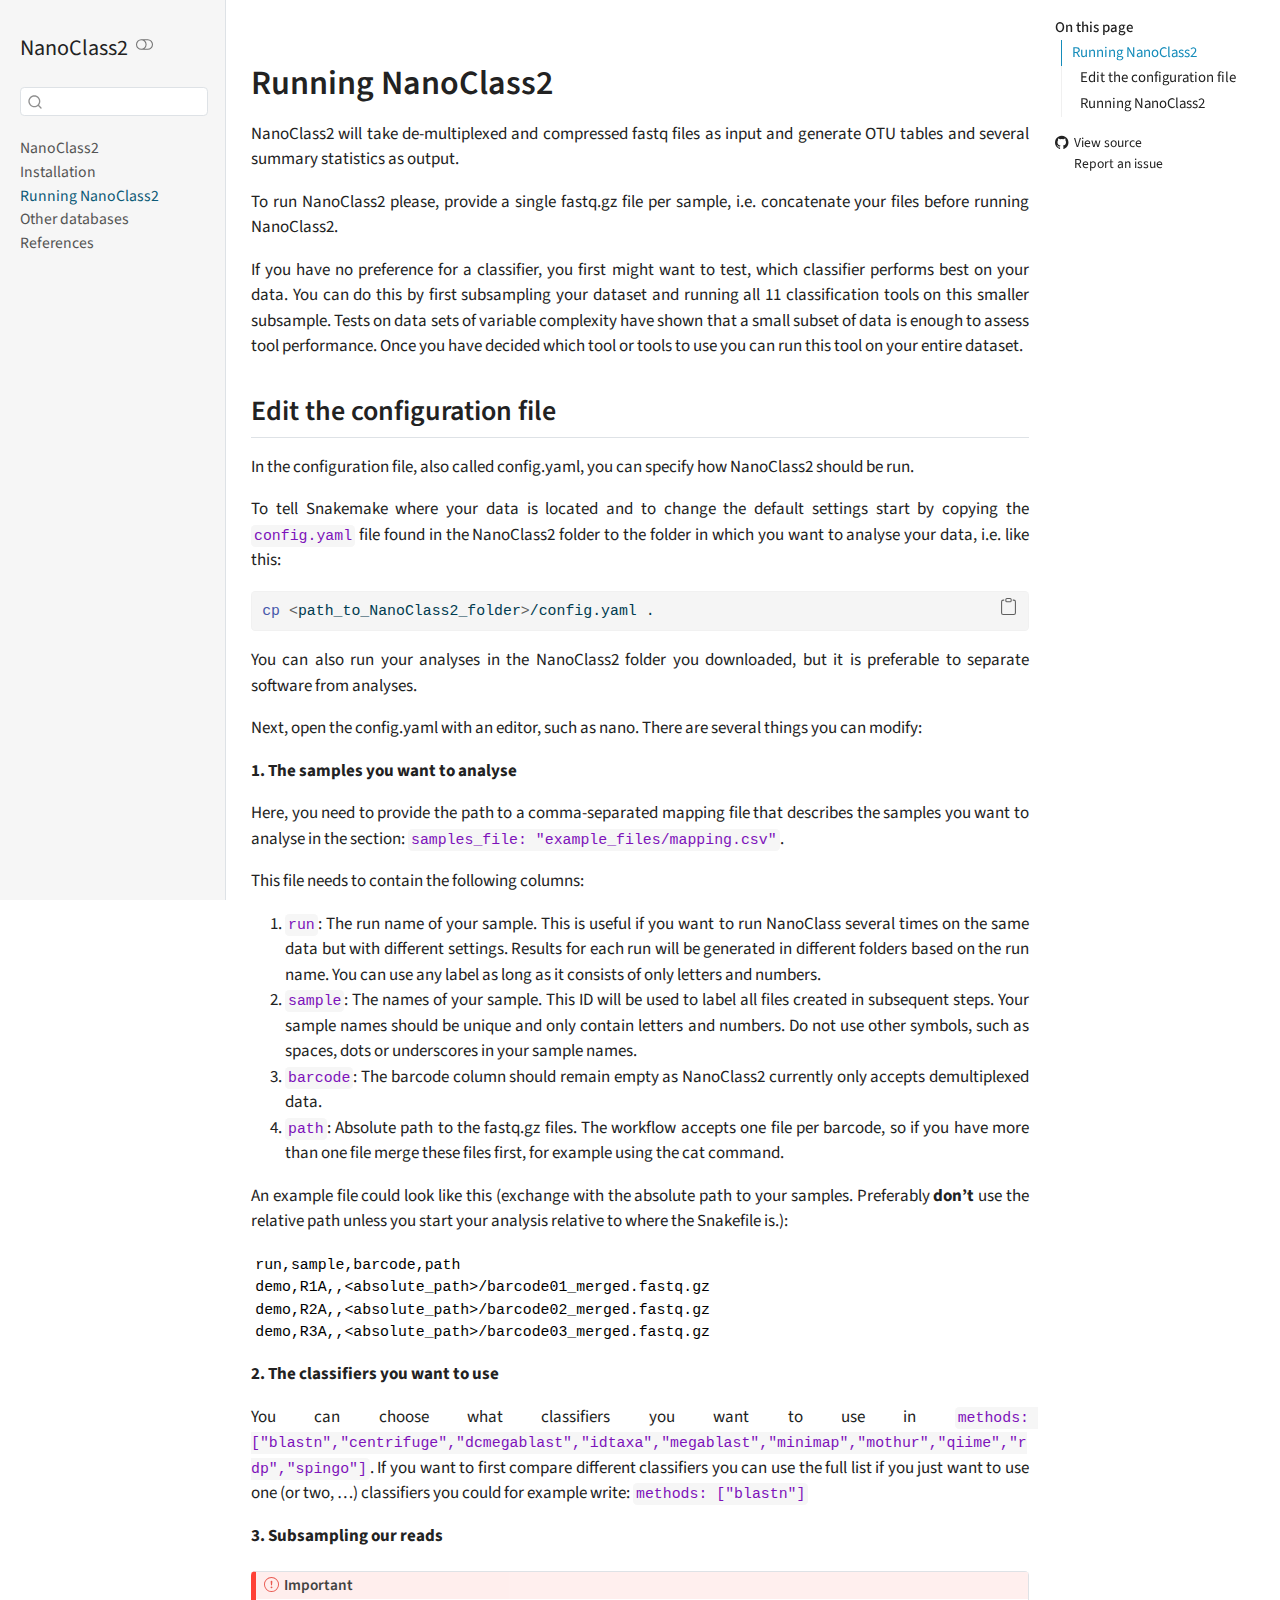
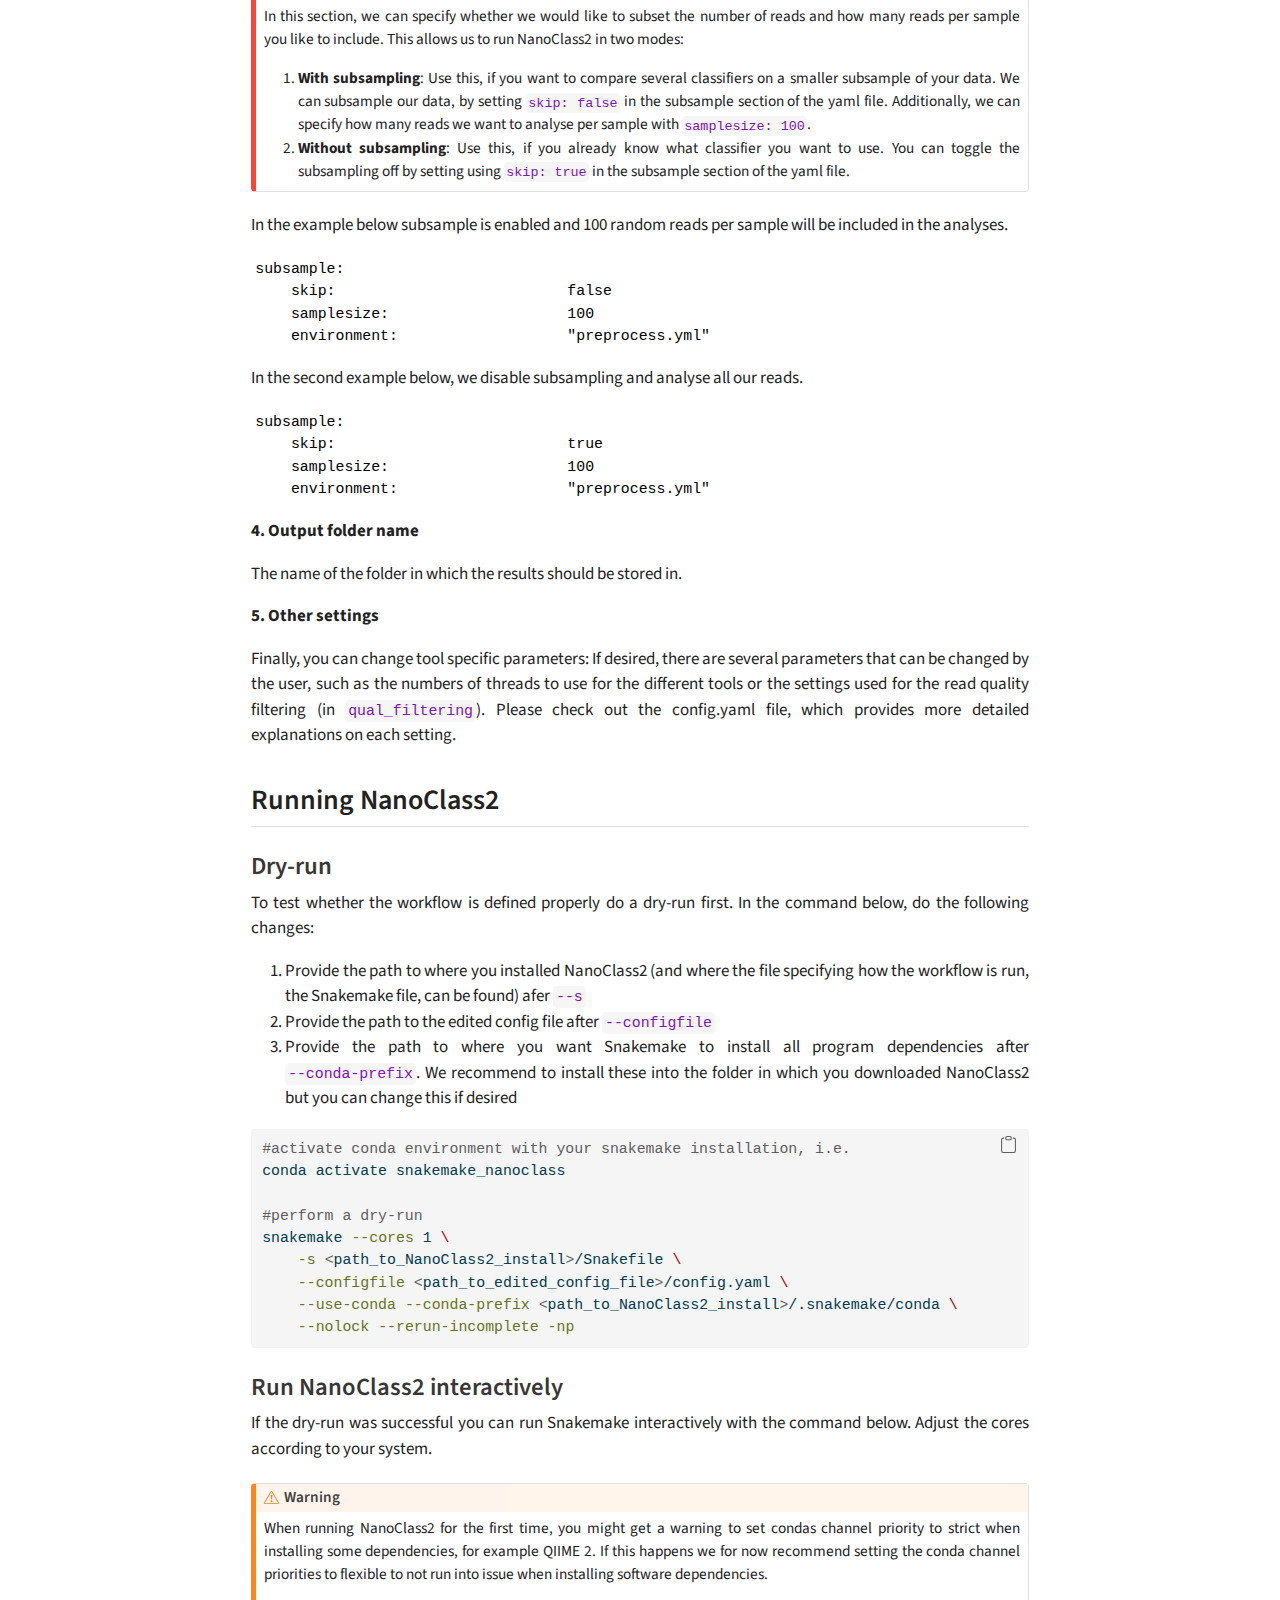
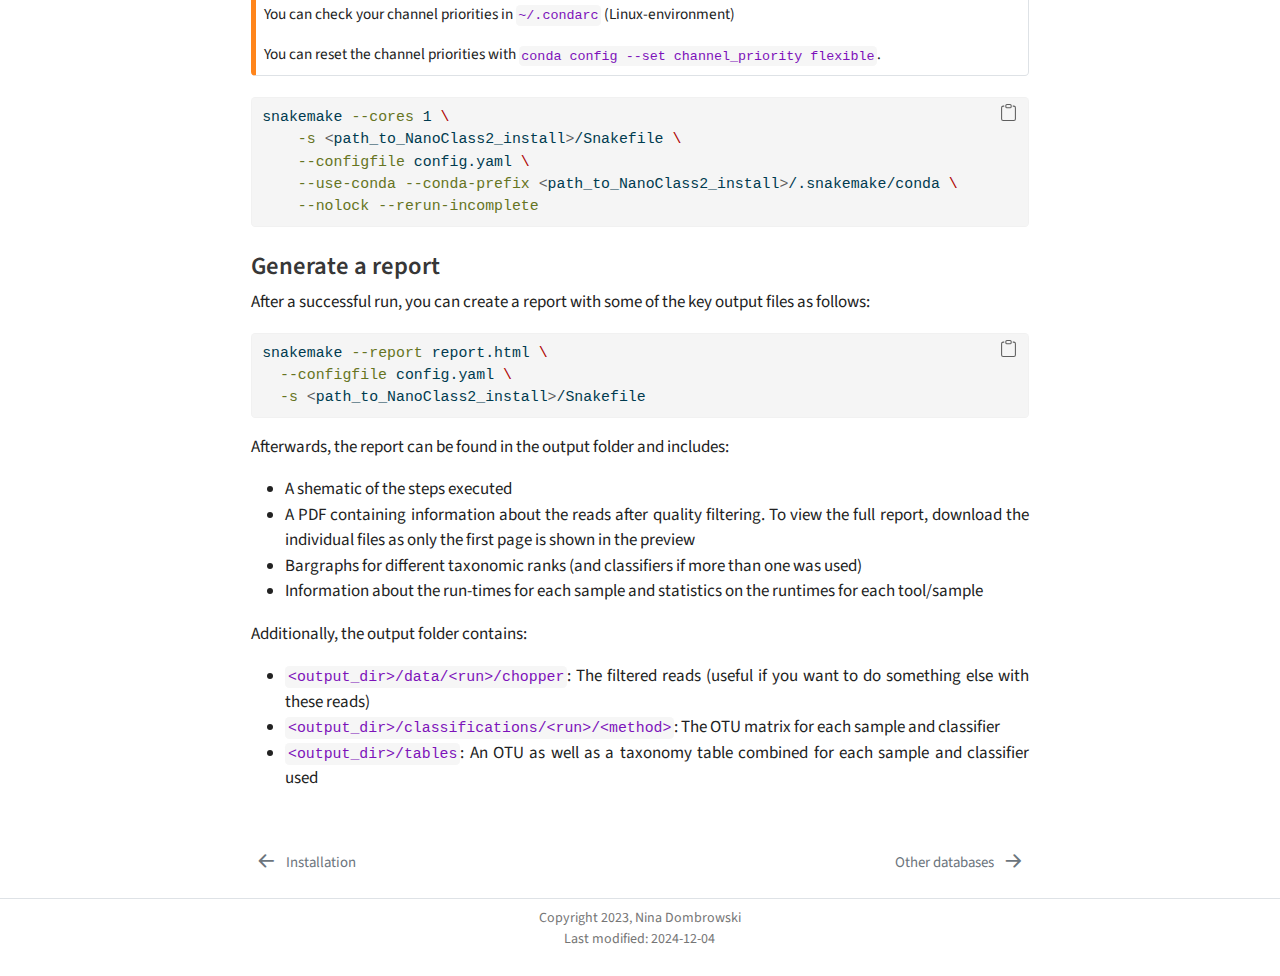
<file: docs/source/run_nanoclass.html>
<!DOCTYPE html>
<html xmlns="http://www.w3.org/1999/xhtml" lang="en" xml:lang="en"><head>

<meta charset="utf-8">
<meta name="generator" content="quarto-1.6.38">

<meta name="viewport" content="width=device-width, initial-scale=1.0, user-scalable=yes">


<title>run_nanoclass – NanoClass2</title>
<style>
code{white-space: pre-wrap;}
span.smallcaps{font-variant: small-caps;}
div.columns{display: flex; gap: min(4vw, 1.5em);}
div.column{flex: auto; overflow-x: auto;}
div.hanging-indent{margin-left: 1.5em; text-indent: -1.5em;}
ul.task-list{list-style: none;}
ul.task-list li input[type="checkbox"] {
  width: 0.8em;
  margin: 0 0.8em 0.2em -1em; /* quarto-specific, see https://github.com/quarto-dev/quarto-cli/issues/4556 */ 
  vertical-align: middle;
}
/* CSS for syntax highlighting */
pre > code.sourceCode { white-space: pre; position: relative; }
pre > code.sourceCode > span { line-height: 1.25; }
pre > code.sourceCode > span:empty { height: 1.2em; }
.sourceCode { overflow: visible; }
code.sourceCode > span { color: inherit; text-decoration: inherit; }
div.sourceCode { margin: 1em 0; }
pre.sourceCode { margin: 0; }
@media screen {
div.sourceCode { overflow: auto; }
}
@media print {
pre > code.sourceCode { white-space: pre-wrap; }
pre > code.sourceCode > span { display: inline-block; text-indent: -5em; padding-left: 5em; }
}
pre.numberSource code
  { counter-reset: source-line 0; }
pre.numberSource code > span
  { position: relative; left: -4em; counter-increment: source-line; }
pre.numberSource code > span > a:first-child::before
  { content: counter(source-line);
    position: relative; left: -1em; text-align: right; vertical-align: baseline;
    border: none; display: inline-block;
    -webkit-touch-callout: none; -webkit-user-select: none;
    -khtml-user-select: none; -moz-user-select: none;
    -ms-user-select: none; user-select: none;
    padding: 0 4px; width: 4em;
  }
pre.numberSource { margin-left: 3em;  padding-left: 4px; }
div.sourceCode
  {   }
@media screen {
pre > code.sourceCode > span > a:first-child::before { text-decoration: underline; }
}
</style>


<script src="../site_libs/quarto-nav/quarto-nav.js"></script>
<script src="../site_libs/quarto-nav/headroom.min.js"></script>
<script src="../site_libs/clipboard/clipboard.min.js"></script>
<script src="../site_libs/quarto-search/autocomplete.umd.js"></script>
<script src="../site_libs/quarto-search/fuse.min.js"></script>
<script src="../site_libs/quarto-search/quarto-search.js"></script>
<meta name="quarto:offset" content="../">
<link href="../source/other_dbs.html" rel="next">
<link href="../source/installation_instructions.html" rel="prev">
<script src="../site_libs/quarto-html/quarto.js"></script>
<script src="../site_libs/quarto-html/popper.min.js"></script>
<script src="../site_libs/quarto-html/tippy.umd.min.js"></script>
<script src="../site_libs/quarto-html/anchor.min.js"></script>
<link href="../site_libs/quarto-html/tippy.css" rel="stylesheet">
<link href="../site_libs/quarto-html/quarto-syntax-highlighting-b663525e4b92bb903b2199e2d401bf36.css" rel="stylesheet" class="quarto-color-scheme" id="quarto-text-highlighting-styles">
<link href="../site_libs/quarto-html/quarto-syntax-highlighting-dark-a1e4c769dfb8ba454fda448df42b92ec.css" rel="prefetch" class="quarto-color-scheme quarto-color-alternate" id="quarto-text-highlighting-styles">
<script src="../site_libs/bootstrap/bootstrap.min.js"></script>
<link href="../site_libs/bootstrap/bootstrap-icons.css" rel="stylesheet">
<link href="../site_libs/bootstrap/bootstrap-441356639b5896dfc7bdc8041ace568d.min.css" rel="stylesheet" append-hash="true" class="quarto-color-scheme" id="quarto-bootstrap" data-mode="light">
<link href="../site_libs/bootstrap/bootstrap-dark-e6a4b2ced79a6b557955bf8b87c44dc2.min.css" rel="prefetch" append-hash="true" class="quarto-color-scheme quarto-color-alternate" id="quarto-bootstrap" data-mode="dark">
<script id="quarto-search-options" type="application/json">{
  "location": "sidebar",
  "copy-button": false,
  "collapse-after": 3,
  "panel-placement": "start",
  "type": "textbox",
  "limit": 50,
  "keyboard-shortcut": [
    "f",
    "/",
    "s"
  ],
  "show-item-context": false,
  "language": {
    "search-no-results-text": "No results",
    "search-matching-documents-text": "matching documents",
    "search-copy-link-title": "Copy link to search",
    "search-hide-matches-text": "Hide additional matches",
    "search-more-match-text": "more match in this document",
    "search-more-matches-text": "more matches in this document",
    "search-clear-button-title": "Clear",
    "search-text-placeholder": "",
    "search-detached-cancel-button-title": "Cancel",
    "search-submit-button-title": "Submit",
    "search-label": "Search"
  }
}</script>


</head>

<body class="nav-sidebar docked">

<div id="quarto-search-results"></div>
  <header id="quarto-header" class="headroom fixed-top">
  <nav class="quarto-secondary-nav">
    <div class="container-fluid d-flex">
      <button type="button" class="quarto-btn-toggle btn" data-bs-toggle="collapse" role="button" data-bs-target=".quarto-sidebar-collapse-item" aria-controls="quarto-sidebar" aria-expanded="false" aria-label="Toggle sidebar navigation" onclick="if (window.quartoToggleHeadroom) { window.quartoToggleHeadroom(); }">
        <i class="bi bi-layout-text-sidebar-reverse"></i>
      </button>
        <nav class="quarto-page-breadcrumbs" aria-label="breadcrumb"><ol class="breadcrumb"><li class="breadcrumb-item"><a href="../source/run_nanoclass.html">Running NanoClass2</a></li></ol></nav>
        <a class="flex-grow-1" role="navigation" data-bs-toggle="collapse" data-bs-target=".quarto-sidebar-collapse-item" aria-controls="quarto-sidebar" aria-expanded="false" aria-label="Toggle sidebar navigation" onclick="if (window.quartoToggleHeadroom) { window.quartoToggleHeadroom(); }">      
        </a>
      <button type="button" class="btn quarto-search-button" aria-label="Search" onclick="window.quartoOpenSearch();">
        <i class="bi bi-search"></i>
      </button>
    </div>
  </nav>
</header>
<!-- content -->
<div id="quarto-content" class="quarto-container page-columns page-rows-contents page-layout-article">
<!-- sidebar -->
  <nav id="quarto-sidebar" class="sidebar collapse collapse-horizontal quarto-sidebar-collapse-item sidebar-navigation docked overflow-auto">
    <div class="pt-lg-2 mt-2 text-left sidebar-header">
    <div class="sidebar-title mb-0 py-0">
      <a href="../">NanoClass2</a> 
        <div class="sidebar-tools-main">
  <a href="" class="quarto-color-scheme-toggle quarto-navigation-tool  px-1" onclick="window.quartoToggleColorScheme(); return false;" title="Toggle dark mode"><i class="bi"></i></a>
</div>
    </div>
      </div>
        <div class="mt-2 flex-shrink-0 align-items-center">
        <div class="sidebar-search">
        <div id="quarto-search" class="" title="Search"></div>
        </div>
        </div>
    <div class="sidebar-menu-container"> 
    <ul class="list-unstyled mt-1">
        <li class="sidebar-item">
  <div class="sidebar-item-container"> 
  <a href="../index.html" class="sidebar-item-text sidebar-link">
 <span class="menu-text">NanoClass2</span></a>
  </div>
</li>
        <li class="sidebar-item">
  <div class="sidebar-item-container"> 
  <a href="../source/installation_instructions.html" class="sidebar-item-text sidebar-link">
 <span class="menu-text">Installation</span></a>
  </div>
</li>
        <li class="sidebar-item">
  <div class="sidebar-item-container"> 
  <a href="../source/run_nanoclass.html" class="sidebar-item-text sidebar-link active">
 <span class="menu-text">Running NanoClass2</span></a>
  </div>
</li>
        <li class="sidebar-item">
  <div class="sidebar-item-container"> 
  <a href="../source/other_dbs.html" class="sidebar-item-text sidebar-link">
 <span class="menu-text">Other databases</span></a>
  </div>
</li>
        <li class="sidebar-item">
  <div class="sidebar-item-container"> 
  <a href="../source/references.html" class="sidebar-item-text sidebar-link">
 <span class="menu-text">References</span></a>
  </div>
</li>
    </ul>
    </div>
</nav>
<div id="quarto-sidebar-glass" class="quarto-sidebar-collapse-item" data-bs-toggle="collapse" data-bs-target=".quarto-sidebar-collapse-item"></div>
<!-- margin-sidebar -->
    <div id="quarto-margin-sidebar" class="sidebar margin-sidebar">
        <nav id="TOC" role="doc-toc" class="toc-active">
    <h2 id="toc-title">On this page</h2>
   
  <ul>
  <li><a href="#running-nanoclass2" id="toc-running-nanoclass2" class="nav-link active" data-scroll-target="#running-nanoclass2">Running NanoClass2</a>
  <ul class="collapse">
  <li><a href="#edit-the-configuration-file" id="toc-edit-the-configuration-file" class="nav-link" data-scroll-target="#edit-the-configuration-file">Edit the configuration file</a></li>
  <li><a href="#running-nanoclass2-1" id="toc-running-nanoclass2-1" class="nav-link" data-scroll-target="#running-nanoclass2-1">Running NanoClass2</a>
  <ul class="collapse">
  <li><a href="#dry-run" id="toc-dry-run" class="nav-link" data-scroll-target="#dry-run">Dry-run</a></li>
  <li><a href="#run-nanoclass2-interactively" id="toc-run-nanoclass2-interactively" class="nav-link" data-scroll-target="#run-nanoclass2-interactively">Run NanoClass2 interactively</a></li>
  <li><a href="#generate-a-report" id="toc-generate-a-report" class="nav-link" data-scroll-target="#generate-a-report">Generate a report</a></li>
  </ul></li>
  </ul></li>
  </ul>
<div class="toc-actions"><ul><li><a href="https://github.com/ndombrowski/NanoClass2/blob/main/source/run_nanoclass.qmd" class="toc-action"><i class="bi bi-github"></i>View source</a></li><li><a href="https://github.com/ndombrowski/NanoClass2/issues/new" class="toc-action"><i class="bi empty"></i>Report an issue</a></li></ul></div></nav>
    </div>
<!-- main -->
<main class="content" id="quarto-document-content"><header id="title-block-header" class="quarto-title-block"></header>

<header id="title-block-header">


</header>


<section id="running-nanoclass2" class="level1" style="text-align: justify">
<h1>Running NanoClass2</h1>
<p>NanoClass2 will take de-multiplexed and compressed fastq files as input and generate OTU tables and several summary statistics as output.</p>
<p>To run NanoClass2 please, provide a single fastq.gz file per sample, i.e.&nbsp;concatenate your files before running NanoClass2.</p>
<p>If you have no preference for a classifier, you first might want to test, which classifier performs best on your data. You can do this by first subsampling your dataset and running all 11 classification tools on this smaller subsample. Tests on data sets of variable complexity have shown that a small subset of data is enough to assess tool performance. Once you have decided which tool or tools to use you can run this tool on your entire dataset.</p>
<section id="edit-the-configuration-file" class="level2">
<h2 class="anchored" data-anchor-id="edit-the-configuration-file">Edit the configuration file</h2>
<p>In the configuration file, also called config.yaml, you can specify how NanoClass2 should be run.</p>
<p>To tell Snakemake where your data is located and to change the default settings start by copying the <code>config.yaml</code> file found in the NanoClass2 folder to the folder in which you want to analyse your data, i.e.&nbsp;like this:</p>
<div class="cell">
<div class="sourceCode cell-code" id="cb1"><pre class="sourceCode bash code-with-copy"><code class="sourceCode bash"><span id="cb1-1"><a href="#cb1-1" aria-hidden="true" tabindex="-1"></a><span class="fu">cp</span> <span class="op">&lt;</span>path_to_NanoClass2_folder<span class="op">&gt;</span>/config.yaml .</span></code><button title="Copy to Clipboard" class="code-copy-button"><i class="bi"></i></button></pre></div>
</div>
<p>You can also run your analyses in the NanoClass2 folder you downloaded, but it is preferable to separate software from analyses.</p>
<p>Next, open the config.yaml with an editor, such as nano. There are several things you can modify:</p>
<p><strong>1. The samples you want to analyse</strong></p>
<p>Here, you need to provide the path to a comma-separated mapping file that describes the samples you want to analyse in the section: <code>samples_file: "example_files/mapping.csv"</code>.</p>
<p>This file needs to contain the following columns:</p>
<ol type="1">
<li><code>run</code>: The run name of your sample. This is useful if you want to run NanoClass several times on the same data but with different settings. Results for each run will be generated in different folders based on the run name. You can use any label as long as it consists of only letters and numbers.</li>
<li><code>sample</code>: The names of your sample. This ID will be used to label all files created in subsequent steps. Your sample names should be unique and only contain letters and numbers. Do not use other symbols, such as spaces, dots or underscores in your sample names.</li>
<li><code>barcode</code>: The barcode column should remain empty as NanoClass2 currently only accepts demultiplexed data.</li>
<li><code>path</code>: Absolute path to the fastq.gz files. The workflow accepts one file per barcode, so if you have more than one file merge these files first, for example using the cat command.</li>
</ol>
<p>An example file could look like this (exchange <path> with the absolute path to your samples. Preferably <strong>don’t</strong> use the relative path unless you start your analysis relative to where the Snakefile is.):</path></p>
<pre><code>run,sample,barcode,path
demo,R1A,,&lt;absolute_path&gt;/barcode01_merged.fastq.gz
demo,R2A,,&lt;absolute_path&gt;/barcode02_merged.fastq.gz
demo,R3A,,&lt;absolute_path&gt;/barcode03_merged.fastq.gz</code></pre>
<p><strong>2. The classifiers you want to use</strong></p>
<p>You can choose what classifiers you want to use in <code>methods: ["blastn","centrifuge","dcmegablast","idtaxa","megablast","minimap","mothur","qiime","rdp","spingo"]</code>. If you want to first compare different classifiers you can use the full list if you just want to use one (or two, …) classifiers you could for example write: <code>methods: ["blastn"]</code></p>
<p><strong>3. Subsampling our reads</strong></p>
<div class="callout callout-style-default callout-important callout-titled">
<div class="callout-header d-flex align-content-center">
<div class="callout-icon-container">
<i class="callout-icon"></i>
</div>
<div class="callout-title-container flex-fill">
Important
</div>
</div>
<div class="callout-body-container callout-body">
<p>In this section, we can specify whether we would like to subset the number of reads and how many reads per sample you like to include. This allows us to run NanoClass2 in two modes:</p>
<ol type="1">
<li><strong>With subsampling</strong>: Use this, if you want to compare several classifiers on a smaller subsample of your data. We can subsample our data, by setting <code>skip: false</code> in the subsample section of the yaml file. Additionally, we can specify how many reads we want to analyse per sample with <code>samplesize: 100</code>.</li>
<li><strong>Without subsampling</strong>: Use this, if you already know what classifier you want to use. You can toggle the subsampling off by setting using <code>skip: true</code> in the subsample section of the yaml file.</li>
</ol>
</div>
</div>
<p>In the example below subsample is enabled and 100 random reads per sample will be included in the analyses.</p>
<pre><code>subsample:
    skip:                          false
    samplesize:                    100
    environment:                   "preprocess.yml"</code></pre>
<p>In the second example below, we disable subsampling and analyse all our reads.</p>
<pre><code>subsample:
    skip:                          true
    samplesize:                    100
    environment:                   "preprocess.yml"</code></pre>
<p><strong>4. Output folder name</strong></p>
<p>The name of the folder in which the results should be stored in.</p>
<p><strong>5. Other settings</strong></p>
<p>Finally, you can change tool specific parameters: If desired, there are several parameters that can be changed by the user, such as the numbers of threads to use for the different tools or the settings used for the read quality filtering (in <code>qual_filtering</code>). Please check out the config.yaml file, which provides more detailed explanations on each setting.</p>
</section>
<section id="running-nanoclass2-1" class="level2">
<h2 class="anchored" data-anchor-id="running-nanoclass2-1">Running NanoClass2</h2>
<section id="dry-run" class="level3">
<h3 class="anchored" data-anchor-id="dry-run">Dry-run</h3>
<p>To test whether the workflow is defined properly do a dry-run first. In the command below, do the following changes:</p>
<ol type="1">
<li>Provide the path to where you installed NanoClass2 (and where the file specifying how the workflow is run, the Snakemake file, can be found) afer <code>--s</code></li>
<li>Provide the path to the edited config file after <code>--configfile</code></li>
<li>Provide the path to where you want Snakemake to install all program dependencies after <code>--conda-prefix</code>. We recommend to install these into the folder in which you downloaded NanoClass2 but you can change this if desired</li>
</ol>
<div class="cell">
<div class="sourceCode cell-code" id="cb5"><pre class="sourceCode bash code-with-copy"><code class="sourceCode bash"><span id="cb5-1"><a href="#cb5-1" aria-hidden="true" tabindex="-1"></a><span class="co">#activate conda environment with your snakemake installation, i.e. </span></span>
<span id="cb5-2"><a href="#cb5-2" aria-hidden="true" tabindex="-1"></a><span class="ex">conda</span> activate snakemake_nanoclass</span>
<span id="cb5-3"><a href="#cb5-3" aria-hidden="true" tabindex="-1"></a></span>
<span id="cb5-4"><a href="#cb5-4" aria-hidden="true" tabindex="-1"></a><span class="co">#perform a dry-run</span></span>
<span id="cb5-5"><a href="#cb5-5" aria-hidden="true" tabindex="-1"></a><span class="ex">snakemake</span> <span class="at">--cores</span> 1 <span class="dt">\</span></span>
<span id="cb5-6"><a href="#cb5-6" aria-hidden="true" tabindex="-1"></a>    <span class="at">-s</span> <span class="op">&lt;</span>path_to_NanoClass2_install<span class="op">&gt;</span>/Snakefile <span class="dt">\</span></span>
<span id="cb5-7"><a href="#cb5-7" aria-hidden="true" tabindex="-1"></a>    <span class="at">--configfile</span> <span class="op">&lt;</span>path_to_edited_config_file<span class="op">&gt;</span>/config.yaml <span class="dt">\</span></span>
<span id="cb5-8"><a href="#cb5-8" aria-hidden="true" tabindex="-1"></a>    <span class="at">--use-conda</span> <span class="at">--conda-prefix</span> <span class="op">&lt;</span>path_to_NanoClass2_install<span class="op">&gt;</span>/.snakemake/conda <span class="dt">\</span></span>
<span id="cb5-9"><a href="#cb5-9" aria-hidden="true" tabindex="-1"></a>    <span class="at">--nolock</span> <span class="at">--rerun-incomplete</span> <span class="at">-np</span></span></code><button title="Copy to Clipboard" class="code-copy-button"><i class="bi"></i></button></pre></div>
</div>
</section>
<section id="run-nanoclass2-interactively" class="level3">
<h3 class="anchored" data-anchor-id="run-nanoclass2-interactively">Run NanoClass2 interactively</h3>
<p>If the dry-run was successful you can run Snakemake interactively with the command below. Adjust the cores according to your system.</p>
<div class="callout callout-style-default callout-warning callout-titled">
<div class="callout-header d-flex align-content-center">
<div class="callout-icon-container">
<i class="callout-icon"></i>
</div>
<div class="callout-title-container flex-fill">
Warning
</div>
</div>
<div class="callout-body-container callout-body">
<p>When running NanoClass2 for the first time, you might get a warning to set condas channel priority to strict when installing some dependencies, for example QIIME 2. If this happens we for now recommend setting the conda channel priorities to flexible to not run into issue when installing software dependencies.</p>
<p>You can check your channel priorities in <code>~/.condarc</code> (Linux-environment)</p>
<p>You can reset the channel priorities with <code>conda config --set channel_priority flexible</code>.</p>
</div>
</div>
<div class="cell">
<div class="sourceCode cell-code" id="cb6"><pre class="sourceCode bash code-with-copy"><code class="sourceCode bash"><span id="cb6-1"><a href="#cb6-1" aria-hidden="true" tabindex="-1"></a><span class="ex">snakemake</span> <span class="at">--cores</span> 1 <span class="dt">\</span></span>
<span id="cb6-2"><a href="#cb6-2" aria-hidden="true" tabindex="-1"></a>    <span class="at">-s</span> <span class="op">&lt;</span>path_to_NanoClass2_install<span class="op">&gt;</span>/Snakefile <span class="dt">\</span></span>
<span id="cb6-3"><a href="#cb6-3" aria-hidden="true" tabindex="-1"></a>    <span class="at">--configfile</span> config.yaml <span class="dt">\</span></span>
<span id="cb6-4"><a href="#cb6-4" aria-hidden="true" tabindex="-1"></a>    <span class="at">--use-conda</span> <span class="at">--conda-prefix</span> <span class="op">&lt;</span>path_to_NanoClass2_install<span class="op">&gt;</span>/.snakemake/conda <span class="dt">\</span></span>
<span id="cb6-5"><a href="#cb6-5" aria-hidden="true" tabindex="-1"></a>    <span class="at">--nolock</span> <span class="at">--rerun-incomplete</span></span></code><button title="Copy to Clipboard" class="code-copy-button"><i class="bi"></i></button></pre></div>
</div>
</section>
<section id="generate-a-report" class="level3">
<h3 class="anchored" data-anchor-id="generate-a-report">Generate a report</h3>
<p>After a successful run, you can create a report with some of the key output files as follows:</p>
<div class="cell">
<div class="sourceCode cell-code" id="cb7"><pre class="sourceCode bash code-with-copy"><code class="sourceCode bash"><span id="cb7-1"><a href="#cb7-1" aria-hidden="true" tabindex="-1"></a><span class="ex">snakemake</span> <span class="at">--report</span> report.html <span class="dt">\</span></span>
<span id="cb7-2"><a href="#cb7-2" aria-hidden="true" tabindex="-1"></a>  <span class="at">--configfile</span> config.yaml <span class="dt">\</span></span>
<span id="cb7-3"><a href="#cb7-3" aria-hidden="true" tabindex="-1"></a>  <span class="at">-s</span> <span class="op">&lt;</span>path_to_NanoClass2_install<span class="op">&gt;</span>/Snakefile</span></code><button title="Copy to Clipboard" class="code-copy-button"><i class="bi"></i></button></pre></div>
</div>
<p>Afterwards, the report can be found in the output folder and includes:</p>
<ul>
<li>A shematic of the steps executed</li>
<li>A PDF containing information about the reads after quality filtering. To view the full report, download the individual files as only the first page is shown in the preview</li>
<li>Bargraphs for different taxonomic ranks (and classifiers if more than one was used)</li>
<li>Information about the run-times for each sample and statistics on the runtimes for each tool/sample</li>
</ul>
<p>Additionally, the output folder contains:</p>
<ul>
<li><code>&lt;output_dir&gt;/data/&lt;run&gt;/chopper</code>: The filtered reads (useful if you want to do something else with these reads)</li>
<li><code>&lt;output_dir&gt;/classifications/&lt;run&gt;/&lt;method&gt;</code>: The OTU matrix for each sample and classifier</li>
<li><code>&lt;output_dir&gt;/tables</code>: An OTU as well as a taxonomy table combined for each sample and classifier used</li>
</ul>


</section>
</section>
</section>

</main> <!-- /main -->
<script id="quarto-html-after-body" type="application/javascript">
window.document.addEventListener("DOMContentLoaded", function (event) {
  const toggleBodyColorMode = (bsSheetEl) => {
    const mode = bsSheetEl.getAttribute("data-mode");
    const bodyEl = window.document.querySelector("body");
    if (mode === "dark") {
      bodyEl.classList.add("quarto-dark");
      bodyEl.classList.remove("quarto-light");
    } else {
      bodyEl.classList.add("quarto-light");
      bodyEl.classList.remove("quarto-dark");
    }
  }
  const toggleBodyColorPrimary = () => {
    const bsSheetEl = window.document.querySelector("link#quarto-bootstrap");
    if (bsSheetEl) {
      toggleBodyColorMode(bsSheetEl);
    }
  }
  toggleBodyColorPrimary();  
  const disableStylesheet = (stylesheets) => {
    for (let i=0; i < stylesheets.length; i++) {
      const stylesheet = stylesheets[i];
      stylesheet.rel = 'prefetch';
    }
  }
  const enableStylesheet = (stylesheets) => {
    for (let i=0; i < stylesheets.length; i++) {
      const stylesheet = stylesheets[i];
      stylesheet.rel = 'stylesheet';
    }
  }
  const manageTransitions = (selector, allowTransitions) => {
    const els = window.document.querySelectorAll(selector);
    for (let i=0; i < els.length; i++) {
      const el = els[i];
      if (allowTransitions) {
        el.classList.remove('notransition');
      } else {
        el.classList.add('notransition');
      }
    }
  }
  const toggleGiscusIfUsed = (isAlternate, darkModeDefault) => {
    const baseTheme = document.querySelector('#giscus-base-theme')?.value ?? 'light';
    const alternateTheme = document.querySelector('#giscus-alt-theme')?.value ?? 'dark';
    let newTheme = '';
    if(darkModeDefault) {
      newTheme = isAlternate ? baseTheme : alternateTheme;
    } else {
      newTheme = isAlternate ? alternateTheme : baseTheme;
    }
    const changeGiscusTheme = () => {
      // From: https://github.com/giscus/giscus/issues/336
      const sendMessage = (message) => {
        const iframe = document.querySelector('iframe.giscus-frame');
        if (!iframe) return;
        iframe.contentWindow.postMessage({ giscus: message }, 'https://giscus.app');
      }
      sendMessage({
        setConfig: {
          theme: newTheme
        }
      });
    }
    const isGiscussLoaded = window.document.querySelector('iframe.giscus-frame') !== null;
    if (isGiscussLoaded) {
      changeGiscusTheme();
    }
  }
  const toggleColorMode = (alternate) => {
    // Switch the stylesheets
    const alternateStylesheets = window.document.querySelectorAll('link.quarto-color-scheme.quarto-color-alternate');
    manageTransitions('#quarto-margin-sidebar .nav-link', false);
    if (alternate) {
      enableStylesheet(alternateStylesheets);
      for (const sheetNode of alternateStylesheets) {
        if (sheetNode.id === "quarto-bootstrap") {
          toggleBodyColorMode(sheetNode);
        }
      }
    } else {
      disableStylesheet(alternateStylesheets);
      toggleBodyColorPrimary();
    }
    manageTransitions('#quarto-margin-sidebar .nav-link', true);
    // Switch the toggles
    const toggles = window.document.querySelectorAll('.quarto-color-scheme-toggle');
    for (let i=0; i < toggles.length; i++) {
      const toggle = toggles[i];
      if (toggle) {
        if (alternate) {
          toggle.classList.add("alternate");     
        } else {
          toggle.classList.remove("alternate");
        }
      }
    }
    // Hack to workaround the fact that safari doesn't
    // properly recolor the scrollbar when toggling (#1455)
    if (navigator.userAgent.indexOf('Safari') > 0 && navigator.userAgent.indexOf('Chrome') == -1) {
      manageTransitions("body", false);
      window.scrollTo(0, 1);
      setTimeout(() => {
        window.scrollTo(0, 0);
        manageTransitions("body", true);
      }, 40);  
    }
  }
  const isFileUrl = () => { 
    return window.location.protocol === 'file:';
  }
  const hasAlternateSentinel = () => {  
    let styleSentinel = getColorSchemeSentinel();
    if (styleSentinel !== null) {
      return styleSentinel === "alternate";
    } else {
      return false;
    }
  }
  const setStyleSentinel = (alternate) => {
    const value = alternate ? "alternate" : "default";
    if (!isFileUrl()) {
      window.localStorage.setItem("quarto-color-scheme", value);
    } else {
      localAlternateSentinel = value;
    }
  }
  const getColorSchemeSentinel = () => {
    if (!isFileUrl()) {
      const storageValue = window.localStorage.getItem("quarto-color-scheme");
      return storageValue != null ? storageValue : localAlternateSentinel;
    } else {
      return localAlternateSentinel;
    }
  }
  const darkModeDefault = false;
  let localAlternateSentinel = darkModeDefault ? 'alternate' : 'default';
  // Dark / light mode switch
  window.quartoToggleColorScheme = () => {
    // Read the current dark / light value 
    let toAlternate = !hasAlternateSentinel();
    toggleColorMode(toAlternate);
    setStyleSentinel(toAlternate);
    toggleGiscusIfUsed(toAlternate, darkModeDefault);
  };
  // Ensure there is a toggle, if there isn't float one in the top right
  if (window.document.querySelector('.quarto-color-scheme-toggle') === null) {
    const a = window.document.createElement('a');
    a.classList.add('top-right');
    a.classList.add('quarto-color-scheme-toggle');
    a.href = "";
    a.onclick = function() { try { window.quartoToggleColorScheme(); } catch {} return false; };
    const i = window.document.createElement("i");
    i.classList.add('bi');
    a.appendChild(i);
    window.document.body.appendChild(a);
  }
  // Switch to dark mode if need be
  if (hasAlternateSentinel()) {
    toggleColorMode(true);
  } else {
    toggleColorMode(false);
  }
  const icon = "";
  const anchorJS = new window.AnchorJS();
  anchorJS.options = {
    placement: 'right',
    icon: icon
  };
  anchorJS.add('.anchored');
  const isCodeAnnotation = (el) => {
    for (const clz of el.classList) {
      if (clz.startsWith('code-annotation-')) {                     
        return true;
      }
    }
    return false;
  }
  const onCopySuccess = function(e) {
    // button target
    const button = e.trigger;
    // don't keep focus
    button.blur();
    // flash "checked"
    button.classList.add('code-copy-button-checked');
    var currentTitle = button.getAttribute("title");
    button.setAttribute("title", "Copied!");
    let tooltip;
    if (window.bootstrap) {
      button.setAttribute("data-bs-toggle", "tooltip");
      button.setAttribute("data-bs-placement", "left");
      button.setAttribute("data-bs-title", "Copied!");
      tooltip = new bootstrap.Tooltip(button, 
        { trigger: "manual", 
          customClass: "code-copy-button-tooltip",
          offset: [0, -8]});
      tooltip.show();    
    }
    setTimeout(function() {
      if (tooltip) {
        tooltip.hide();
        button.removeAttribute("data-bs-title");
        button.removeAttribute("data-bs-toggle");
        button.removeAttribute("data-bs-placement");
      }
      button.setAttribute("title", currentTitle);
      button.classList.remove('code-copy-button-checked');
    }, 1000);
    // clear code selection
    e.clearSelection();
  }
  const getTextToCopy = function(trigger) {
      const codeEl = trigger.previousElementSibling.cloneNode(true);
      for (const childEl of codeEl.children) {
        if (isCodeAnnotation(childEl)) {
          childEl.remove();
        }
      }
      return codeEl.innerText;
  }
  const clipboard = new window.ClipboardJS('.code-copy-button:not([data-in-quarto-modal])', {
    text: getTextToCopy
  });
  clipboard.on('success', onCopySuccess);
  if (window.document.getElementById('quarto-embedded-source-code-modal')) {
    const clipboardModal = new window.ClipboardJS('.code-copy-button[data-in-quarto-modal]', {
      text: getTextToCopy,
      container: window.document.getElementById('quarto-embedded-source-code-modal')
    });
    clipboardModal.on('success', onCopySuccess);
  }
    var localhostRegex = new RegExp(/^(?:http|https):\/\/localhost\:?[0-9]*\//);
    var mailtoRegex = new RegExp(/^mailto:/);
      var filterRegex = new RegExp('/' + window.location.host + '/');
    var isInternal = (href) => {
        return filterRegex.test(href) || localhostRegex.test(href) || mailtoRegex.test(href);
    }
    // Inspect non-navigation links and adorn them if external
 	var links = window.document.querySelectorAll('a[href]:not(.nav-link):not(.navbar-brand):not(.toc-action):not(.sidebar-link):not(.sidebar-item-toggle):not(.pagination-link):not(.no-external):not([aria-hidden]):not(.dropdown-item):not(.quarto-navigation-tool):not(.about-link)');
    for (var i=0; i<links.length; i++) {
      const link = links[i];
      if (!isInternal(link.href)) {
        // undo the damage that might have been done by quarto-nav.js in the case of
        // links that we want to consider external
        if (link.dataset.originalHref !== undefined) {
          link.href = link.dataset.originalHref;
        }
      }
    }
  function tippyHover(el, contentFn, onTriggerFn, onUntriggerFn) {
    const config = {
      allowHTML: true,
      maxWidth: 500,
      delay: 100,
      arrow: false,
      appendTo: function(el) {
          return el.parentElement;
      },
      interactive: true,
      interactiveBorder: 10,
      theme: 'quarto',
      placement: 'bottom-start',
    };
    if (contentFn) {
      config.content = contentFn;
    }
    if (onTriggerFn) {
      config.onTrigger = onTriggerFn;
    }
    if (onUntriggerFn) {
      config.onUntrigger = onUntriggerFn;
    }
    window.tippy(el, config); 
  }
  const noterefs = window.document.querySelectorAll('a[role="doc-noteref"]');
  for (var i=0; i<noterefs.length; i++) {
    const ref = noterefs[i];
    tippyHover(ref, function() {
      // use id or data attribute instead here
      let href = ref.getAttribute('data-footnote-href') || ref.getAttribute('href');
      try { href = new URL(href).hash; } catch {}
      const id = href.replace(/^#\/?/, "");
      const note = window.document.getElementById(id);
      if (note) {
        return note.innerHTML;
      } else {
        return "";
      }
    });
  }
  const xrefs = window.document.querySelectorAll('a.quarto-xref');
  const processXRef = (id, note) => {
    // Strip column container classes
    const stripColumnClz = (el) => {
      el.classList.remove("page-full", "page-columns");
      if (el.children) {
        for (const child of el.children) {
          stripColumnClz(child);
        }
      }
    }
    stripColumnClz(note)
    if (id === null || id.startsWith('sec-')) {
      // Special case sections, only their first couple elements
      const container = document.createElement("div");
      if (note.children && note.children.length > 2) {
        container.appendChild(note.children[0].cloneNode(true));
        for (let i = 1; i < note.children.length; i++) {
          const child = note.children[i];
          if (child.tagName === "P" && child.innerText === "") {
            continue;
          } else {
            container.appendChild(child.cloneNode(true));
            break;
          }
        }
        if (window.Quarto?.typesetMath) {
          window.Quarto.typesetMath(container);
        }
        return container.innerHTML
      } else {
        if (window.Quarto?.typesetMath) {
          window.Quarto.typesetMath(note);
        }
        return note.innerHTML;
      }
    } else {
      // Remove any anchor links if they are present
      const anchorLink = note.querySelector('a.anchorjs-link');
      if (anchorLink) {
        anchorLink.remove();
      }
      if (window.Quarto?.typesetMath) {
        window.Quarto.typesetMath(note);
      }
      if (note.classList.contains("callout")) {
        return note.outerHTML;
      } else {
        return note.innerHTML;
      }
    }
  }
  for (var i=0; i<xrefs.length; i++) {
    const xref = xrefs[i];
    tippyHover(xref, undefined, function(instance) {
      instance.disable();
      let url = xref.getAttribute('href');
      let hash = undefined; 
      if (url.startsWith('#')) {
        hash = url;
      } else {
        try { hash = new URL(url).hash; } catch {}
      }
      if (hash) {
        const id = hash.replace(/^#\/?/, "");
        const note = window.document.getElementById(id);
        if (note !== null) {
          try {
            const html = processXRef(id, note.cloneNode(true));
            instance.setContent(html);
          } finally {
            instance.enable();
            instance.show();
          }
        } else {
          // See if we can fetch this
          fetch(url.split('#')[0])
          .then(res => res.text())
          .then(html => {
            const parser = new DOMParser();
            const htmlDoc = parser.parseFromString(html, "text/html");
            const note = htmlDoc.getElementById(id);
            if (note !== null) {
              const html = processXRef(id, note);
              instance.setContent(html);
            } 
          }).finally(() => {
            instance.enable();
            instance.show();
          });
        }
      } else {
        // See if we can fetch a full url (with no hash to target)
        // This is a special case and we should probably do some content thinning / targeting
        fetch(url)
        .then(res => res.text())
        .then(html => {
          const parser = new DOMParser();
          const htmlDoc = parser.parseFromString(html, "text/html");
          const note = htmlDoc.querySelector('main.content');
          if (note !== null) {
            // This should only happen for chapter cross references
            // (since there is no id in the URL)
            // remove the first header
            if (note.children.length > 0 && note.children[0].tagName === "HEADER") {
              note.children[0].remove();
            }
            const html = processXRef(null, note);
            instance.setContent(html);
          } 
        }).finally(() => {
          instance.enable();
          instance.show();
        });
      }
    }, function(instance) {
    });
  }
      let selectedAnnoteEl;
      const selectorForAnnotation = ( cell, annotation) => {
        let cellAttr = 'data-code-cell="' + cell + '"';
        let lineAttr = 'data-code-annotation="' +  annotation + '"';
        const selector = 'span[' + cellAttr + '][' + lineAttr + ']';
        return selector;
      }
      const selectCodeLines = (annoteEl) => {
        const doc = window.document;
        const targetCell = annoteEl.getAttribute("data-target-cell");
        const targetAnnotation = annoteEl.getAttribute("data-target-annotation");
        const annoteSpan = window.document.querySelector(selectorForAnnotation(targetCell, targetAnnotation));
        const lines = annoteSpan.getAttribute("data-code-lines").split(",");
        const lineIds = lines.map((line) => {
          return targetCell + "-" + line;
        })
        let top = null;
        let height = null;
        let parent = null;
        if (lineIds.length > 0) {
            //compute the position of the single el (top and bottom and make a div)
            const el = window.document.getElementById(lineIds[0]);
            top = el.offsetTop;
            height = el.offsetHeight;
            parent = el.parentElement.parentElement;
          if (lineIds.length > 1) {
            const lastEl = window.document.getElementById(lineIds[lineIds.length - 1]);
            const bottom = lastEl.offsetTop + lastEl.offsetHeight;
            height = bottom - top;
          }
          if (top !== null && height !== null && parent !== null) {
            // cook up a div (if necessary) and position it 
            let div = window.document.getElementById("code-annotation-line-highlight");
            if (div === null) {
              div = window.document.createElement("div");
              div.setAttribute("id", "code-annotation-line-highlight");
              div.style.position = 'absolute';
              parent.appendChild(div);
            }
            div.style.top = top - 2 + "px";
            div.style.height = height + 4 + "px";
            div.style.left = 0;
            let gutterDiv = window.document.getElementById("code-annotation-line-highlight-gutter");
            if (gutterDiv === null) {
              gutterDiv = window.document.createElement("div");
              gutterDiv.setAttribute("id", "code-annotation-line-highlight-gutter");
              gutterDiv.style.position = 'absolute';
              const codeCell = window.document.getElementById(targetCell);
              const gutter = codeCell.querySelector('.code-annotation-gutter');
              gutter.appendChild(gutterDiv);
            }
            gutterDiv.style.top = top - 2 + "px";
            gutterDiv.style.height = height + 4 + "px";
          }
          selectedAnnoteEl = annoteEl;
        }
      };
      const unselectCodeLines = () => {
        const elementsIds = ["code-annotation-line-highlight", "code-annotation-line-highlight-gutter"];
        elementsIds.forEach((elId) => {
          const div = window.document.getElementById(elId);
          if (div) {
            div.remove();
          }
        });
        selectedAnnoteEl = undefined;
      };
        // Handle positioning of the toggle
    window.addEventListener(
      "resize",
      throttle(() => {
        elRect = undefined;
        if (selectedAnnoteEl) {
          selectCodeLines(selectedAnnoteEl);
        }
      }, 10)
    );
    function throttle(fn, ms) {
    let throttle = false;
    let timer;
      return (...args) => {
        if(!throttle) { // first call gets through
            fn.apply(this, args);
            throttle = true;
        } else { // all the others get throttled
            if(timer) clearTimeout(timer); // cancel #2
            timer = setTimeout(() => {
              fn.apply(this, args);
              timer = throttle = false;
            }, ms);
        }
      };
    }
      // Attach click handler to the DT
      const annoteDls = window.document.querySelectorAll('dt[data-target-cell]');
      for (const annoteDlNode of annoteDls) {
        annoteDlNode.addEventListener('click', (event) => {
          const clickedEl = event.target;
          if (clickedEl !== selectedAnnoteEl) {
            unselectCodeLines();
            const activeEl = window.document.querySelector('dt[data-target-cell].code-annotation-active');
            if (activeEl) {
              activeEl.classList.remove('code-annotation-active');
            }
            selectCodeLines(clickedEl);
            clickedEl.classList.add('code-annotation-active');
          } else {
            // Unselect the line
            unselectCodeLines();
            clickedEl.classList.remove('code-annotation-active');
          }
        });
      }
  const findCites = (el) => {
    const parentEl = el.parentElement;
    if (parentEl) {
      const cites = parentEl.dataset.cites;
      if (cites) {
        return {
          el,
          cites: cites.split(' ')
        };
      } else {
        return findCites(el.parentElement)
      }
    } else {
      return undefined;
    }
  };
  var bibliorefs = window.document.querySelectorAll('a[role="doc-biblioref"]');
  for (var i=0; i<bibliorefs.length; i++) {
    const ref = bibliorefs[i];
    const citeInfo = findCites(ref);
    if (citeInfo) {
      tippyHover(citeInfo.el, function() {
        var popup = window.document.createElement('div');
        citeInfo.cites.forEach(function(cite) {
          var citeDiv = window.document.createElement('div');
          citeDiv.classList.add('hanging-indent');
          citeDiv.classList.add('csl-entry');
          var biblioDiv = window.document.getElementById('ref-' + cite);
          if (biblioDiv) {
            citeDiv.innerHTML = biblioDiv.innerHTML;
          }
          popup.appendChild(citeDiv);
        });
        return popup.innerHTML;
      });
    }
  }
});
</script>
<nav class="page-navigation">
  <div class="nav-page nav-page-previous">
      <a href="../source/installation_instructions.html" class="pagination-link" aria-label="Installation">
        <i class="bi bi-arrow-left-short"></i> <span class="nav-page-text">Installation</span>
      </a>          
  </div>
  <div class="nav-page nav-page-next">
      <a href="../source/other_dbs.html" class="pagination-link" aria-label="Other databases">
        <span class="nav-page-text">Other databases</span> <i class="bi bi-arrow-right-short"></i>
      </a>
  </div>
</nav>
</div> <!-- /content -->
<footer class="footer">
  <div class="nav-footer">
    <div class="nav-footer-left">
      &nbsp;
    </div>   
    <div class="nav-footer-center">
<p>Copyright 2023, Nina Dombrowski<br>
Last modified: 2024-12-04</p>
<div class="toc-actions d-sm-block d-md-none"><ul><li><a href="https://github.com/ndombrowski/NanoClass2/blob/main/source/run_nanoclass.qmd" class="toc-action"><i class="bi bi-github"></i>View source</a></li><li><a href="https://github.com/ndombrowski/NanoClass2/issues/new" class="toc-action"><i class="bi empty"></i>Report an issue</a></li></ul></div></div>
    <div class="nav-footer-right">
      &nbsp;
    </div>
  </div>
</footer>




</body></html>
</file>
<file: docs/site_libs/quarto-html/tippy.css>
.tippy-box[data-animation=fade][data-state=hidden]{opacity:0}[data-tippy-root]{max-width:calc(100vw - 10px)}.tippy-box{position:relative;background-color:#333;color:#fff;border-radius:4px;font-size:14px;line-height:1.4;white-space:normal;outline:0;transition-property:transform,visibility,opacity}.tippy-box[data-placement^=top]>.tippy-arrow{bottom:0}.tippy-box[data-placement^=top]>.tippy-arrow:before{bottom:-7px;left:0;border-width:8px 8px 0;border-top-color:initial;transform-origin:center top}.tippy-box[data-placement^=bottom]>.tippy-arrow{top:0}.tippy-box[data-placement^=bottom]>.tippy-arrow:before{top:-7px;left:0;border-width:0 8px 8px;border-bottom-color:initial;transform-origin:center bottom}.tippy-box[data-placement^=left]>.tippy-arrow{right:0}.tippy-box[data-placement^=left]>.tippy-arrow:before{border-width:8px 0 8px 8px;border-left-color:initial;right:-7px;transform-origin:center left}.tippy-box[data-placement^=right]>.tippy-arrow{left:0}.tippy-box[data-placement^=right]>.tippy-arrow:before{left:-7px;border-width:8px 8px 8px 0;border-right-color:initial;transform-origin:center right}.tippy-box[data-inertia][data-state=visible]{transition-timing-function:cubic-bezier(.54,1.5,.38,1.11)}.tippy-arrow{width:16px;height:16px;color:#333}.tippy-arrow:before{content:"";position:absolute;border-color:transparent;border-style:solid}.tippy-content{position:relative;padding:5px 9px;z-index:1}
</file>
<file: docs/site_libs/quarto-html/quarto-syntax-highlighting-b663525e4b92bb903b2199e2d401bf36.css>
/* quarto syntax highlight colors */
:root {
  --quarto-hl-ot-color: #003B4F;
  --quarto-hl-at-color: #657422;
  --quarto-hl-ss-color: #20794D;
  --quarto-hl-an-color: #5E5E5E;
  --quarto-hl-fu-color: #4758AB;
  --quarto-hl-st-color: #20794D;
  --quarto-hl-cf-color: #003B4F;
  --quarto-hl-op-color: #5E5E5E;
  --quarto-hl-er-color: #AD0000;
  --quarto-hl-bn-color: #AD0000;
  --quarto-hl-al-color: #AD0000;
  --quarto-hl-va-color: #111111;
  --quarto-hl-bu-color: inherit;
  --quarto-hl-ex-color: inherit;
  --quarto-hl-pp-color: #AD0000;
  --quarto-hl-in-color: #5E5E5E;
  --quarto-hl-vs-color: #20794D;
  --quarto-hl-wa-color: #5E5E5E;
  --quarto-hl-do-color: #5E5E5E;
  --quarto-hl-im-color: #00769E;
  --quarto-hl-ch-color: #20794D;
  --quarto-hl-dt-color: #AD0000;
  --quarto-hl-fl-color: #AD0000;
  --quarto-hl-co-color: #5E5E5E;
  --quarto-hl-cv-color: #5E5E5E;
  --quarto-hl-cn-color: #8f5902;
  --quarto-hl-sc-color: #5E5E5E;
  --quarto-hl-dv-color: #AD0000;
  --quarto-hl-kw-color: #003B4F;
}

/* other quarto variables */
:root {
  --quarto-font-monospace: SFMono-Regular, Menlo, Monaco, Consolas, "Liberation Mono", "Courier New", monospace;
}

pre > code.sourceCode > span {
  color: #003B4F;
}

code span {
  color: #003B4F;
}

code.sourceCode > span {
  color: #003B4F;
}

div.sourceCode,
div.sourceCode pre.sourceCode {
  color: #003B4F;
}

code span.ot {
  color: #003B4F;
  font-style: inherit;
}

code span.at {
  color: #657422;
  font-style: inherit;
}

code span.ss {
  color: #20794D;
  font-style: inherit;
}

code span.an {
  color: #5E5E5E;
  font-style: inherit;
}

code span.fu {
  color: #4758AB;
  font-style: inherit;
}

code span.st {
  color: #20794D;
  font-style: inherit;
}

code span.cf {
  color: #003B4F;
  font-weight: bold;
  font-style: inherit;
}

code span.op {
  color: #5E5E5E;
  font-style: inherit;
}

code span.er {
  color: #AD0000;
  font-style: inherit;
}

code span.bn {
  color: #AD0000;
  font-style: inherit;
}

code span.al {
  color: #AD0000;
  font-style: inherit;
}

code span.va {
  color: #111111;
  font-style: inherit;
}

code span.bu {
  font-style: inherit;
}

code span.ex {
  font-style: inherit;
}

code span.pp {
  color: #AD0000;
  font-style: inherit;
}

code span.in {
  color: #5E5E5E;
  font-style: inherit;
}

code span.vs {
  color: #20794D;
  font-style: inherit;
}

code span.wa {
  color: #5E5E5E;
  font-style: italic;
}

code span.do {
  color: #5E5E5E;
  font-style: italic;
}

code span.im {
  color: #00769E;
  font-style: inherit;
}

code span.ch {
  color: #20794D;
  font-style: inherit;
}

code span.dt {
  color: #AD0000;
  font-style: inherit;
}

code span.fl {
  color: #AD0000;
  font-style: inherit;
}

code span.co {
  color: #5E5E5E;
  font-style: inherit;
}

code span.cv {
  color: #5E5E5E;
  font-style: italic;
}

code span.cn {
  color: #8f5902;
  font-style: inherit;
}

code span.sc {
  color: #5E5E5E;
  font-style: inherit;
}

code span.dv {
  color: #AD0000;
  font-style: inherit;
}

code span.kw {
  color: #003B4F;
  font-weight: bold;
  font-style: inherit;
}

.prevent-inlining {
  content: "</";
}

/*# sourceMappingURL=4907c1ce87ca730d16813b5f99734383.css.map */
</file>
<file: docs/site_libs/quarto-html/quarto-syntax-highlighting-dark-a1e4c769dfb8ba454fda448df42b92ec.css>
/* quarto syntax highlight colors */
:root {
  --quarto-hl-al-color: #f07178;
  --quarto-hl-an-color: #d4d0ab;
  --quarto-hl-at-color: #00e0e0;
  --quarto-hl-bn-color: #d4d0ab;
  --quarto-hl-bu-color: #abe338;
  --quarto-hl-ch-color: #abe338;
  --quarto-hl-co-color: #f8f8f2;
  --quarto-hl-cv-color: #ffd700;
  --quarto-hl-cn-color: #ffd700;
  --quarto-hl-cf-color: #ffa07a;
  --quarto-hl-dt-color: #ffa07a;
  --quarto-hl-dv-color: #d4d0ab;
  --quarto-hl-do-color: #f8f8f2;
  --quarto-hl-er-color: #f07178;
  --quarto-hl-ex-color: #00e0e0;
  --quarto-hl-fl-color: #d4d0ab;
  --quarto-hl-fu-color: #ffa07a;
  --quarto-hl-im-color: #abe338;
  --quarto-hl-in-color: #d4d0ab;
  --quarto-hl-kw-color: #ffa07a;
  --quarto-hl-op-color: #ffa07a;
  --quarto-hl-ot-color: #00e0e0;
  --quarto-hl-pp-color: #dcc6e0;
  --quarto-hl-re-color: #00e0e0;
  --quarto-hl-sc-color: #abe338;
  --quarto-hl-ss-color: #abe338;
  --quarto-hl-st-color: #abe338;
  --quarto-hl-va-color: #00e0e0;
  --quarto-hl-vs-color: #abe338;
  --quarto-hl-wa-color: #dcc6e0;
}

/* other quarto variables */
:root {
  --quarto-font-monospace: SFMono-Regular, Menlo, Monaco, Consolas, "Liberation Mono", "Courier New", monospace;
}

code span.al {
  background-color: #2a0f15;
  font-weight: bold;
  color: #f07178;
}

code span.an {
  color: #d4d0ab;
}

code span.at {
  color: #00e0e0;
}

code span.bn {
  color: #d4d0ab;
}

code span.bu {
  color: #abe338;
}

code span.ch {
  color: #abe338;
}

code span.co {
  font-style: italic;
  color: #f8f8f2;
}

code span.cv {
  color: #ffd700;
}

code span.cn {
  color: #ffd700;
}

code span.cf {
  font-weight: bold;
  color: #ffa07a;
}

code span.dt {
  color: #ffa07a;
}

code span.dv {
  color: #d4d0ab;
}

code span.do {
  color: #f8f8f2;
}

code span.er {
  color: #f07178;
  text-decoration: underline;
}

code span.ex {
  font-weight: bold;
  color: #00e0e0;
}

code span.fl {
  color: #d4d0ab;
}

code span.fu {
  color: #ffa07a;
}

code span.im {
  color: #abe338;
}

code span.in {
  color: #d4d0ab;
}

code span.kw {
  font-weight: bold;
  color: #ffa07a;
}

pre > code.sourceCode > span {
  color: #f8f8f2;
}

code span {
  color: #f8f8f2;
}

code.sourceCode > span {
  color: #f8f8f2;
}

div.sourceCode,
div.sourceCode pre.sourceCode {
  color: #f8f8f2;
}

code span.op {
  color: #ffa07a;
}

code span.ot {
  color: #00e0e0;
}

code span.pp {
  color: #dcc6e0;
}

code span.re {
  background-color: #f8f8f2;
  color: #00e0e0;
}

code span.sc {
  color: #abe338;
}

code span.ss {
  color: #abe338;
}

code span.st {
  color: #abe338;
}

code span.va {
  color: #00e0e0;
}

code span.vs {
  color: #abe338;
}

code span.wa {
  color: #dcc6e0;
}

.prevent-inlining {
  content: "</";
}

/*# sourceMappingURL=4fc4c78cec3d7e5689ab781b0fb4aafd.css.map */
</file>
